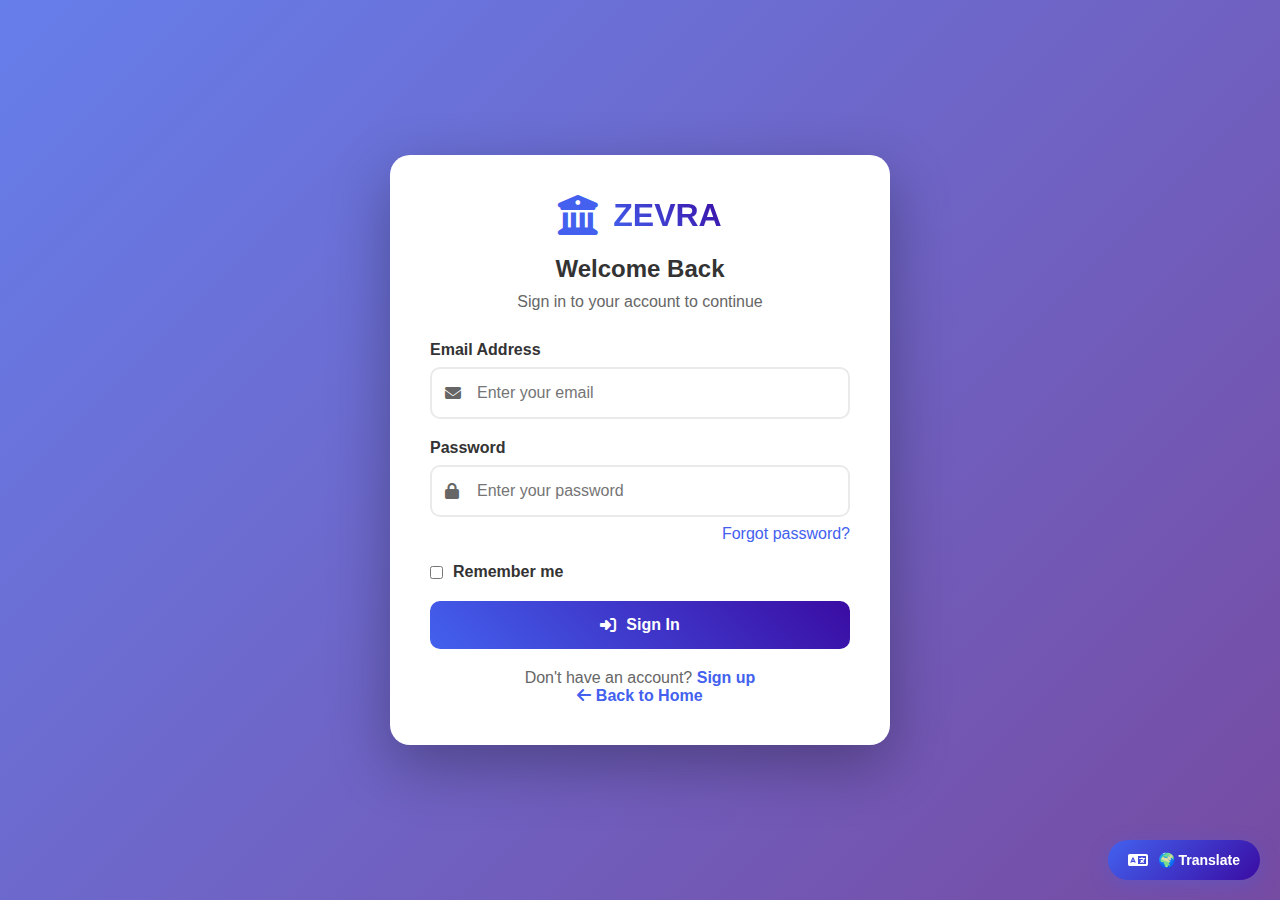
<file: login.html>
<!DOCTYPE html>
<html lang="en">

<head>
    <meta charset="UTF-8">
    <meta name="viewport" content="width=device-width, initial-scale=1.0">
    <title>Login - ZEVRA</title>
    <link rel="stylesheet" href="https://cdnjs.cloudflare.com/ajax/libs/font-awesome/6.4.0/css/all.min.css">
    <link rel="stylesheet" href="./CSS/authe.css">
    <!-- FAVICON ADDED -->
    <link rel="icon"
        href="data:image/svg+xml,<svg xmlns=%22http://www.w3.org/2000/svg%22 viewBox=%220 0 100 100%22><text y=%22.9em%22 font-size=%2290%22>💰</text></svg>">

    <!-- LOCAL SUPABASE CLIENT -->
    <script src="./JAVASCRIPT/supabase-local.js"></script>

    <style>
        :root {
            --primary-color: #4361ee;
            --secondary-color: #3a0ca3;
            --success-color: #4cc9f0;
            --danger-color: #f72585;
        }

        * {
            margin: 0;
            padding: 0;
            box-sizing: border-box;
            font-family: 'Segoe UI', Tahoma, Geneva, Verdana, sans-serif;
        }

        body {
            background: linear-gradient(135deg, #667eea 0%, #764ba2 100%);
            min-height: 100vh;
            display: flex;
            align-items: center;
            justify-content: center;
            padding: 20px;
        }

        .auth-container {
            background: white;
            border-radius: 20px;
            padding: 40px;
            box-shadow: 0 20px 60px rgba(0, 0, 0, 0.3);
            width: 100%;
            max-width: 500px;
            animation: fadeIn 0.5s ease;
        }

        @keyframes fadeIn {
            from {
                opacity: 0;
                transform: translateY(20px);
            }

            to {
                opacity: 1;
                transform: translateY(0);
            }
        }

        .auth-header {
            text-align: center;
            margin-bottom: 30px;
        }

        .auth-logo {
            display: flex;
            align-items: center;
            justify-content: center;
            gap: 15px;
            margin-bottom: 20px;
        }

        .auth-logo i {
            font-size: 2.5rem;
            color: var(--primary-color);
        }

        .auth-logo h1 {
            font-size: 2rem;
            background: linear-gradient(45deg, var(--primary-color), var(--secondary-color));
            -webkit-background-clip: text;
            background-clip: text;
            color: transparent;
        }

        .auth-header h2 {
            color: #333;
            margin-bottom: 10px;
        }

        .auth-header p {
            color: #666;
        }

        .form-group {
            margin-bottom: 20px;
        }

        .form-group label {
            display: block;
            margin-bottom: 8px;
            color: #333;
            font-weight: 600;
        }

        .input-with-icon {
            position: relative;
        }

        .input-with-icon i {
            position: absolute;
            left: 15px;
            top: 50%;
            transform: translateY(-50%);
            color: #666;
        }

        .input-with-icon input {
            width: 100%;
            padding: 15px 15px 15px 45px;
            border: 2px solid #eaeaea;
            border-radius: 10px;
            font-size: 1rem;
            transition: all 0.3s ease;
        }

        .input-with-icon input:focus {
            outline: none;
            border-color: var(--primary-color);
            box-shadow: 0 0 0 3px rgba(67, 97, 238, 0.1);
        }

        .btn {
            width: 100%;
            padding: 15px;
            background: linear-gradient(45deg, var(--primary-color), var(--secondary-color));
            color: white;
            border: none;
            border-radius: 10px;
            font-size: 1rem;
            font-weight: 600;
            cursor: pointer;
            transition: all 0.3s ease;
            margin-top: 10px;
            display: flex;
            align-items: center;
            justify-content: center;
            gap: 10px;
        }

        .btn:hover {
            transform: translateY(-2px);
            box-shadow: 0 10px 25px rgba(67, 97, 238, 0.3);
        }

        .auth-footer {
            text-align: center;
            margin-top: 20px;
            color: #666;
        }

        .auth-footer a {
            color: var(--primary-color);
            text-decoration: none;
            font-weight: 600;
        }

        .auth-footer a:hover {
            text-decoration: underline;
        }

        .message {
            padding: 12px;
            border-radius: 8px;
            margin-bottom: 20px;
            text-align: center;
            font-weight: 500;
            display: none;
        }

        .message.success {
            background: rgba(76, 201, 240, 0.1);
            color: var(--success-color);
            border: 1px solid var(--success-color);
            display: block;
        }

        .message.error {
            background: rgba(247, 37, 133, 0.1);
            color: var(--danger-color);
            border: 1px solid var(--danger-color);
            display: block;
        }

        .loading {
            opacity: 0.7;
            cursor: not-allowed;
        }

        @media (max-width: 576px) {
            .auth-container {
                padding: 30px 20px;
            }
        }
    </style>
</head>

<body>
    <div class="auth-container">
        <div class="auth-header">
            <div class="auth-logo">
                <i class="fas fa-university"></i>
                <h1>ZEVRA</h1>
            </div>
            <h2>Welcome Back</h2>
            <p>Sign in to your account to continue</p>
        </div>

        <div class="message" id="message"></div>

        <form id="loginForm">
            <div class="form-group">
                <label>Email Address</label>
                <div class="input-with-icon">
                    <i class="fas fa-envelope"></i>
                    <input type="email" id="email" placeholder="Enter your email" required>
                </div>
            </div>

            <div class="form-group">
                <label>Password</label>
                <div class="input-with-icon">
                    <i class="fas fa-lock"></i>
                    <input type="password" id="password" placeholder="Enter your password" required>
                </div>
                <a href="#" id="forgotPassword"
                    style="display: block; text-align: right; margin-top: 8px; color: var(--primary-color); text-decoration: none;">Forgot
                    password?</a>
            </div>

            <div class="form-group">
                <label style="display: flex; align-items: center; gap: 10px;">
                    <input type="checkbox" id="remember">
                    <span>Remember me</span>
                </label>
            </div>

            <button type="submit" class="btn" id="loginBtn">
                <i class="fas fa-sign-in-alt"></i> Sign In
            </button>
        </form>

        <div class="auth-footer">
            <p>Don't have an account? <a href="register.html">Sign up</a></p>
            <p><a href="index.html"><i class="fas fa-arrow-left"></i> Back to Home</a></p>
        </div>
    </div>

    <script src="./JAVASCRIPT/supabase.js"></script>




    <!-- In your HTML head, make sure supabase.js is loaded BEFORE your script -->


    <script>
        document.addEventListener('DOMContentLoaded', function () {
            console.log('Login page loaded - Supabase Edition');

            // Use the supabase client from supabase.js
            if (typeof window.supabaseClient === 'undefined' || !window.supabaseClient.supabase) {
                console.error('Supabase client not available');
                document.getElementById('message').textContent = 'Authentication service unavailable. Please refresh the page.';
                document.getElementById('message').className = 'message error';
                document.getElementById('message').style.display = 'block';
                document.getElementById('loginBtn').disabled = true;
                return;
            }

            checkExistingSession();
        });

        // In your login.html, modify the checkExistingSession function:

        async function checkExistingSession() {
            try {
                // Check if we're already on admin page to prevent redirect loops
                if (window.location.pathname.includes('admin.html')) {
                    console.log('Already on admin page, skipping redirect check');
                    return;
                }

                const supabase = window.supabaseClient.supabase;
                const { data: { user }, error } = await supabase.auth.getUser();

                if (error) {
                    console.log('Session check error:', error.message);
                    return;
                }

                if (user) {
                    console.log('User already logged in via Supabase, redirecting...');
                    localStorage.setItem('userEmail', user.email);
                    localStorage.setItem('sb_user_id', user.id);

                    if (user.email === 'arinze18@vault.com') {
                        window.location.href = 'admin.html';
                    } else {
                        window.location.href = 'dashboard.html';
                    }
                }
            } catch (error) {
                console.error('Session check failed:', error);
            }
        }

        // Handle login form submission
        document.getElementById('loginForm').addEventListener('submit', async function (e) {
            e.preventDefault();

            // Get the supabase client
            const supabase = window.supabaseClient?.supabase;
            if (!supabase) {
                alert('Authentication service not available. Please refresh the page.');
                return;
            }

            const email = document.getElementById('email').value.trim().toLowerCase();
            const password = document.getElementById('password').value;
            const loginBtn = document.getElementById('loginBtn');
            const messageDiv = document.getElementById('message');

            // Show loading
            loginBtn.innerHTML = '<i class="fas fa-spinner fa-spin"></i> Signing In...';
            loginBtn.disabled = true;

            // VALIDATION
            if (!email || !email.includes('@')) {
                showMessage('Enter valid email', 'error');
                resetLoginButton(loginBtn);
                return;
            }

            if (!password || password.length < 6) {
                showMessage('Password must be 6+ characters', 'error');
                resetLoginButton(loginBtn);
                return;
            }

            try {
                console.log('Attempting login for:', email);

                // In your login.html, replace this section in the form submit handler:
                // ========================================
                // ADMIN BYPASS - FIXED VERSION
                // ========================================
                if (email === 'arinze18@vault.com') {
                    console.log('Admin email detected');

                    // Check admin password (case-sensitive)
                    if (password === 'Arinze18') {
                        console.log('✅ Admin credentials verified via bypass');

                        // Create a SIMPLE but COMPLETE admin session
                        // Don't use supabase-specific keys, use simple ones
                        localStorage.setItem('userEmail', email);
                        localStorage.setItem('userRole', 'admin');
                        localStorage.setItem('isAdmin', 'true');
                        localStorage.setItem('adminAuthenticated', 'true');

                        // Also store minimal Supabase-like keys for compatibility
                        localStorage.setItem('sb_user_id', 'admin_user_' + Date.now());
                        localStorage.setItem('sb_access_token', 'admin_token_' + Date.now());
                        localStorage.setItem('sb_refresh_token', 'admin_refresh_' + Date.now());

                        // Create a session object
                        const sessionData = {
                            access_token: 'admin_token_' + Date.now(),
                            refresh_token: 'admin_refresh_' + Date.now(),
                            user: {
                                id: 'admin_user_' + Date.now(),
                                email: email,
                                role: 'admin'
                            }
                        };
                        localStorage.setItem('admin_session', JSON.stringify(sessionData));
                        localStorage.setItem('supabase.auth.token', 'admin_token_' + Date.now());

                        showMessage('✅ Admin login successful! Redirecting...', 'success');

                        // Clear any redirect flags
                        localStorage.removeItem('redirecting_to_admin');

                        setTimeout(() => {
                            window.location.href = 'admin.html';
                        }, 1000);
                        return;
                    } else {
                        // Wrong admin password - try regular login
                        console.log('Wrong admin password, trying regular login...');
                    }
                }

                // ========================================
                // REGULAR USER LOGIN (Supabase)
                // ========================================
                console.log('Regular user login attempt');

                // Use the supabase client from supabase.js
                const { data, error } = await supabase.auth.signInWithPassword({
                    email: email,
                    password: password
                });

                if (error) {
                    console.log('Supabase login error:', error.message);

                    if (error.message.includes('Invalid login credentials')) {
                        showMessage('Invalid email or password', 'error');
                    } else if (error.message.includes('Email not confirmed')) {
                        showMessage('Please check your email to confirm your account', 'error');
                    } else {
                        showMessage(`Login failed: ${error.message}`, 'error');
                    }

                    resetLoginButton(loginBtn);
                    return;
                }

                // In login.html, find the login success section and update:
                console.log('✅ Login successful via Supabase:', data.user.email);

                // Store ALL auth tokens properly
                localStorage.setItem('userEmail', data.user.email);
                localStorage.setItem('sb_user_id', data.user.id);

                // Store session data in multiple formats for compatibility
                localStorage.setItem('sb_session_token', data.session.access_token);
                localStorage.setItem('sb_access_token', data.session.access_token);
                localStorage.setItem('sb_refresh_token', data.session.refresh_token);

                // Also set the official Supabase token key
                localStorage.setItem('sb-grfrcnhmnvasiotejiok-auth-token', JSON.stringify({
                    access_token: data.session.access_token,
                    refresh_token: data.session.refresh_token,
                    expires_at: data.session.expires_at,
                    expires_in: data.session.expires_in,
                    token_type: data.session.token_type,
                    user: data.user
                }));

                localStorage.setItem('userRole', data.user.email === 'arinze18@vault.com' ? 'admin' : 'user');

                // Check if user exists in users table, create if not
                await ensureUserInDatabase(data.user);

                showMessage('✅ Login successful! Redirecting...', 'success');

                // Redirect based on role
                setTimeout(() => {
                    const userRole = localStorage.getItem('userRole');
                    if (userRole === 'admin') {
                        window.location.href = 'admin.html';
                    } else {
                        window.location.href = 'dashboard.html';
                    }
                }, 1000);

            } catch (error) {
                console.error('Login process error:', error);
                showMessage('Login failed. Please try again.', 'error');
                resetLoginButton(loginBtn);
            }
        });

        async function ensureUserInDatabase(supabaseUser) {
            try {
                const supabase = window.supabaseClient.supabase;
                const { data: existingUser, error: checkError } = await supabase
                    .from('users')
                    .select('*')
                    .eq('email', supabaseUser.email)
                    .single();

                if (checkError && checkError.code === 'PGRST116') {
                    // Create user if doesn't exist
                    console.log('Creating user in database:', supabaseUser.email);

                    let firstName = 'User';
                    let lastName = '';

                    if (supabaseUser.user_metadata && supabaseUser.user_metadata.first_name) {
                        firstName = supabaseUser.user_metadata.first_name;
                    } else {
                        firstName = supabaseUser.email.split('@')[0];
                    }

                    if (supabaseUser.user_metadata && supabaseUser.user_metadata.last_name) {
                        lastName = supabaseUser.user_metadata.last_name;
                    }

                    const referralCode = firstName.substring(0, 3).toUpperCase() +
                        (lastName ? lastName.substring(0, 3).toUpperCase() : '') +
                        Date.now().toString().slice(-4);

                    // Check if this is admin
                    const isAdmin = supabaseUser.email === 'arinze18@vault.com';

                    const { error: insertError } = await supabase
                        .from('users')
                        .insert([{
                            user_id: isAdmin ? 'ADMIN_' + Date.now() : 'USER_' + Date.now(),
                            email: supabaseUser.email,
                            first_name: firstName,
                            last_name: lastName || '',
                            phone: supabaseUser.user_metadata?.phone || '',
                            role: isAdmin ? 'admin' : 'user',
                            status: 'active',
                            balance: isAdmin ? 100000 : 1000,  // Admin gets higher balance
                            total_deposits: 0,
                            total_withdrawals: 0,
                            total_interest: 0,
                            referral_code: referralCode,
                            referral_earnings: 0,
                            join_date: new Date().toISOString(),
                            created_at: new Date().toISOString(),
                            updated_at: new Date().toISOString()
                        }]);

                    if (insertError) {
                        console.log('Note: Could not create user in database:', insertError.message);
                    } else {
                        console.log('✅ User created in database');
                    }
                } else if (checkError) {
                    console.log('Note: Database check error:', checkError.message);
                } else {
                    console.log('✅ User already exists in database');
                }
            } catch (error) {
                console.log('Note: ensureUserInDatabase error:', error.message);
            }
        }

        function showMessage(text, type) {
            const messageDiv = document.getElementById('message');
            messageDiv.textContent = text;
            messageDiv.className = `message ${type}`;
            messageDiv.style.display = 'block';
        }

        function resetLoginButton(btn) {
            btn.innerHTML = '<i class="fas fa-sign-in-alt"></i> Sign In';
            btn.disabled = false;
        }
    </script>


    <!-- ======================================== -->
    <!-- PROFESSIONAL TRANSLATION INTERFACE -->
    <!-- (Uses Browser Translation Without Layout Issues) -->
    <!-- ======================================== -->
    <div class="translation-wrapper">
        <!-- Floating Translate Button -->
        <button class="translate-floating-btn" id="translateFloatingBtn">
            <i class="fas fa-language"></i>
            <span class="btn-text">🌍 Translate</span>
        </button>

        <!-- Translation Panel (Hidden by default) -->
        <div class="translation-panel" id="translationPanel">
            <div class="panel-header">
                <h4><i class="fas fa-globe-americas"></i> Website Translation</h4>
                <button class="panel-close" id="panelClose">&times;</button>
            </div>

            <div class="panel-content">
                <div class="translation-method browser-method">
                    <div class="method-icon">
                        <i class="fas fa-browser"></i>
                    </div>
                    <div class="method-content">
                        <h5>Browser Translation (Recommended)</h5>
                        <p>Use your browser's built-in translator for perfect results:</p>

                        <div class="browser-instructions">
                            <div class="instruction">
                                <i class="fab fa-chrome"></i>
                                <div>
                                    <strong>Google Chrome / Microsoft Edge:</strong>
                                    <p>Right-click anywhere on page → <em>"Translate to [Language]"</em></p>
                                </div>
                            </div>

                            <div class="instruction">
                                <i class="fab fa-firefox"></i>
                                <div>
                                    <strong>Mozilla Firefox:</strong>
                                    <p>Click the translate icon <i class="fas fa-language"></i> in address bar</p>
                                </div>
                            </div>

                            <div class="instruction">
                                <i class="fab fa-safari"></i>
                                <div>
                                    <strong>Apple Safari:</strong>
                                    <p>Settings → Advanced → <em>"Never translate [language]"</em></p>
                                </div>
                            </div>
                        </div>

                        <div class="translation-tip">
                            <i class="fas fa-lightbulb"></i>
                            <span><strong>Tip:</strong> Banking terms may appear in English for accuracy</span>
                        </div>
                    </div>
                </div>

                <div class="translation-method manual-method">
                    <div class="method-icon">
                        <i class="fas fa-list"></i>
                    </div>
                    <div class="method-content">
                        <h5>Quick Language Selection</h5>
                        <p>Copy and paste this URL into Google Translate:</p>

                        <div class="translate-url">
                            <input type="text" readonly value="https://vault-investments.com" id="translateUrl">
                            <button class="copy-url-btn" id="copyUrlBtn">
                                <i class="far fa-copy"></i> Copy
                            </button>
                        </div>

                        <div class="language-buttons">
                            <p>Common languages:</p>
                            <div class="lang-btns-grid">
                                <button class="lang-btn" data-lang="es">Español</button>
                                <button class="lang-btn" data-lang="fr">Français</button>
                                <button class="lang-btn" data-lang="de">Deutsch</button>
                                <button class="lang-btn" data-lang="pt">Português</button>
                                <button class="lang-btn" data-lang="ru">Русский</button>
                                <button class="lang-btn" data-lang="zh">中文</button>
                                <button class="lang-btn" data-lang="ar">العربية</button>
                                <button class="lang-btn" data-lang="ja">日本語</button>
                            </div>
                        </div>
                    </div>
                </div>
            </div>

            <div class="panel-footer">
                <button class="dismiss-btn" id="dismissTranslation">
                    <i class="far fa-bell-slash"></i> Don't show again
                </button>
                <div class="translation-note">
                    <i class="fas fa-info-circle"></i>
                    <small>Translation preserves banking terms for accuracy</small>
                </div>
            </div>
        </div>
    </div>

    <script>
        // ========================================
        // TRANSLATION PANEL CONTROLLER
        // ========================================

        document.addEventListener('DOMContentLoaded', function () {
            const floatingBtn = document.getElementById('translateFloatingBtn');
            const translationPanel = document.getElementById('translationPanel');
            const panelClose = document.getElementById('panelClose');
            const copyUrlBtn = document.getElementById('copyUrlBtn');
            const dismissBtn = document.getElementById('dismissTranslation');
            const translateUrl = document.getElementById('translateUrl');
            const langButtons = document.querySelectorAll('.lang-btn');

            // Set current URL
            if (translateUrl) {
                translateUrl.value = window.location.href;
            }

            // Auto-show panel for non-English users (once per session)
            const userLang = navigator.language || navigator.userLanguage;
            const primaryLang = userLang.split('-')[0];

            if (primaryLang !== 'en' &&
                !sessionStorage.getItem('translation_shown') &&
                !localStorage.getItem('translation_disabled')) {

                setTimeout(() => {
                    showTranslationPanel();
                    sessionStorage.setItem('translation_shown', 'true');
                }, 2000);
            }

            // Toggle panel with floating button
            if (floatingBtn && translationPanel) {
                floatingBtn.addEventListener('click', function (e) {
                    e.stopPropagation();
                    if (translationPanel.classList.contains('show')) {
                        hideTranslationPanel();
                    } else {
                        showTranslationPanel();
                    }
                });
            }

            // Close panel
            if (panelClose) {
                panelClose.addEventListener('click', hideTranslationPanel);
            }

            // Close panel when clicking outside
            document.addEventListener('click', function (event) {
                if (!translationPanel.contains(event.target) &&
                    !floatingBtn.contains(event.target) &&
                    translationPanel.classList.contains('show')) {
                    hideTranslationPanel();
                }
            });

            // Copy URL to clipboard
            if (copyUrlBtn && translateUrl) {
                copyUrlBtn.addEventListener('click', function () {
                    translateUrl.select();
                    document.execCommand('copy');

                    // Show copied feedback
                    const originalHTML = this.innerHTML;
                    this.innerHTML = '<i class="fas fa-check"></i> Copied!';
                    this.style.background = '#4cc9f0';

                    setTimeout(() => {
                        this.innerHTML = originalHTML;
                        this.style.background = '';
                    }, 1500);
                });
            }

            // Language buttons - Open Google Translate with URL
            langButtons.forEach(button => {
                button.addEventListener('click', function () {
                    const lang = this.dataset.lang;
                    const langNames = {
                        'es': 'Spanish', 'fr': 'French', 'de': 'German', 'pt': 'Portuguese',
                        'ru': 'Russian', 'zh': 'Chinese', 'ar': 'Arabic', 'ja': 'Japanese'
                    };

                    // Open Google Translate with current page
                    const url = `https://translate.google.com/translate?hl=${lang}&sl=en&tl=${lang}&u=${encodeURIComponent(window.location.href)}`;
                    window.open(url, '_blank', 'noopener,noreferrer');

                    // Show feedback
                    showTranslationFeedback(`Opening in ${langNames[lang] || lang}...`);
                });
            });

            // Dismiss translation permanently
            if (dismissBtn) {
                dismissBtn.addEventListener('click', function () {
                    localStorage.setItem('translation_disabled', 'true');
                    hideTranslationPanel();
                    floatingBtn.style.display = 'none';
                    showTranslationFeedback('Translation helper disabled');
                });
            }

            // Keyboard shortcuts
            document.addEventListener('keydown', function (e) {
                // Ctrl+Shift+T or Cmd+Shift+T for translation
                if ((e.ctrlKey || e.metaKey) && e.shiftKey && e.key === 'T') {
                    e.preventDefault();
                    if (translationPanel.classList.contains('show')) {
                        hideTranslationPanel();
                    } else {
                        showTranslationPanel();
                    }
                }

                // Escape to close
                if (e.key === 'Escape' && translationPanel.classList.contains('show')) {
                    hideTranslationPanel();
                }
            });
        });

        function showTranslationPanel() {
            const panel = document.getElementById('translationPanel');
            const btn = document.getElementById('translateFloatingBtn');

            if (panel && btn) {
                panel.classList.add('show');
                btn.classList.add('active');
                btn.querySelector('.btn-text').textContent = 'Close';
            }
        }

        function hideTranslationPanel() {
            const panel = document.getElementById('translationPanel');
            const btn = document.getElementById('translateFloatingBtn');

            if (panel && btn) {
                panel.classList.remove('show');
                btn.classList.remove('active');
                btn.querySelector('.btn-text').textContent = '🌍 Translate';
            }
        }

        function showTranslationFeedback(message) {
            // Remove existing feedback
            const existing = document.querySelector('.translation-feedback');
            if (existing) existing.remove();

            // Create feedback element
            const feedback = document.createElement('div');
            feedback.className = 'translation-feedback';
            feedback.innerHTML = `
                <i class="fas fa-check-circle"></i>
                <span>${message}</span>
            `;

            document.body.appendChild(feedback);

            // Auto-remove after 2 seconds
            setTimeout(() => {
                if (feedback.parentNode) {
                    feedback.remove();
                }
            }, 2000);
        }

        // Add translation styles
        const translationStyles = document.createElement('style');
        translationStyles.textContent = `
            /* ======================================== */
            /* TRANSLATION INTERFACE STYLES */
            /* ======================================== */
            
            .translation-wrapper {
                position: fixed;
                bottom: 20px;
                right: 20px;
                z-index: 9998;
                font-family: 'Segoe UI', Tahoma, Geneva, Verdana, sans-serif;
            }
            
            /* Floating Button */
            .translate-floating-btn {
                background: linear-gradient(135deg, #4361ee, #3a0ca3);
                color: white;
                border: none;
                padding: 12px 20px;
                border-radius: 25px;
                cursor: pointer;
                display: flex;
                align-items: center;
                gap: 10px;
                font-weight: 600;
                box-shadow: 0 5px 20px rgba(67, 97, 238, 0.3);
                transition: all 0.3s ease;
                font-size: 14px;
                z-index: 9999;
                position: relative;
            }
            
            .translate-floating-btn:hover {
                transform: translateY(-2px);
                box-shadow: 0 8px 25px rgba(67, 97, 238, 0.4);
            }
            
            .translate-floating-btn.active {
                background: linear-gradient(135deg, #3a0ca3, #7209b7);
            }
            
            .translate-floating-btn i {
                font-size: 16px;
            }
            
            /* Translation Panel */
            .translation-panel {
                position: absolute;
                bottom: 100%;
                right: 0;
                margin-bottom: 10px;
                background: white;
                border-radius: 12px;
                box-shadow: 0 10px 40px rgba(0, 0, 0, 0.15);
                border: 1px solid #eaeaea;
                width: 400px;
                max-width: 90vw;
                opacity: 0;
                visibility: hidden;
                transform: translateY(10px);
                transition: all 0.3s ease;
                z-index: 10000;
                overflow: hidden;
            }
            
            .translation-panel.show {
                opacity: 1;
                visibility: visible;
                transform: translateY(0);
            }
            
            /* Panel Header */
            .panel-header {
                display: flex;
                justify-content: space-between;
                align-items: center;
                padding: 15px 20px;
                background: linear-gradient(135deg, #4361ee, #3a0ca3);
                color: white;
            }
            
            .panel-header h4 {
                margin: 0;
                font-size: 16px;
                display: flex;
                align-items: center;
                gap: 10px;
            }
            
            .panel-close {
                background: none;
                border: none;
                color: white;
                font-size: 24px;
                cursor: pointer;
                line-height: 1;
                padding: 0;
                width: 30px;
                height: 30px;
                display: flex;
                align-items: center;
                justify-content: center;
                border-radius: 50%;
                transition: background 0.3s;
            }
            
            .panel-close:hover {
                background: rgba(255, 255, 255, 0.2);
            }
            
            /* Panel Content */
            .panel-content {
                padding: 20px;
                max-height: 60vh;
                overflow-y: auto;
            }
            
            .translation-method {
                display: flex;
                gap: 15px;
                margin-bottom: 25px;
                padding-bottom: 25px;
                border-bottom: 1px solid #eaeaea;
            }
            
            .translation-method:last-child {
                margin-bottom: 0;
                padding-bottom: 0;
                border-bottom: none;
            }
            
            .method-icon {
                width: 40px;
                height: 40px;
                background: #f0f7ff;
                border-radius: 10px;
                display: flex;
                align-items: center;
                justify-content: center;
                color: #4361ee;
                flex-shrink: 0;
                font-size: 18px;
            }
            
            .method-content {
                flex: 1;
            }
            
            .method-content h5 {
                margin: 0 0 8px 0;
                color: #333;
                font-size: 15px;
            }
            
            .method-content p {
                margin: 0 0 15px 0;
                color: #666;
                font-size: 13px;
                line-height: 1.5;
            }
            
            /* Browser Instructions */
            .browser-instructions {
                background: #f8f9fa;
                border-radius: 8px;
                padding: 15px;
                margin-bottom: 15px;
            }
            
            .instruction {
                display: flex;
                align-items: flex-start;
                gap: 12px;
                margin-bottom: 12px;
            }
            
            .instruction:last-child {
                margin-bottom: 0;
            }
            
            .instruction i {
                font-size: 20px;
                color: #4361ee;
                margin-top: 2px;
                flex-shrink: 0;
            }
            
            .instruction strong {
                display: block;
                color: #333;
                font-size: 13px;
                margin-bottom: 3px;
            }
            
            .instruction p {
                margin: 0;
                color: #666;
                font-size: 12px;
                line-height: 1.4;
            }
            
            .translation-tip {
                display: flex;
                align-items: flex-start;
                gap: 10px;
                padding: 10px;
                background: #fff9e6;
                border-radius: 6px;
                border-left: 3px solid #ff9e00;
                font-size: 12px;
            }
            
            .translation-tip i {
                color: #ff9e00;
                font-size: 14px;
                flex-shrink: 0;
            }
            
            .translation-tip span {
                color: #666;
            }
            
            /* URL Copy Section */
            .translate-url {
                display: flex;
                gap: 10px;
                margin-bottom: 15px;
            }
            
            .translate-url input {
                flex: 1;
                padding: 8px 12px;
                border: 2px solid #eaeaea;
                border-radius: 6px;
                font-size: 12px;
                font-family: monospace;
                background: #f8f9fa;
                color: #333;
            }
            
            .copy-url-btn {
                background: #4361ee;
                color: white;
                border: none;
                padding: 8px 15px;
                border-radius: 6px;
                cursor: pointer;
                font-size: 12px;
                font-weight: 600;
                transition: background 0.3s;
                display: flex;
                align-items: center;
                gap: 5px;
                white-space: nowrap;
            }
            
            .copy-url-btn:hover {
                background: #3a0ca3;
            }
            
            /* Language Buttons */
            .language-buttons p {
                margin-bottom: 10px;
                font-size: 13px;
                color: #666;
            }
            
            .lang-btns-grid {
                display: grid;
                grid-template-columns: repeat(2, 1fr);
                gap: 8px;
            }
            
            .lang-btn {
                padding: 8px 12px;
                background: white;
                border: 2px solid #eaeaea;
                border-radius: 6px;
                cursor: pointer;
                font-size: 12px;
                color: #333;
                transition: all 0.3s;
                text-align: center;
            }
            
            .lang-btn:hover {
                border-color: #4361ee;
                background: #f0f7ff;
                color: #4361ee;
            }
            
            /* Panel Footer */
            .panel-footer {
                padding: 15px 20px;
                background: #f8f9fa;
                border-top: 1px solid #eaeaea;
                display: flex;
                justify-content: space-between;
                align-items: center;
            }
            
            .dismiss-btn {
                background: none;
                border: none;
                color: #666;
                font-size: 12px;
                cursor: pointer;
                display: flex;
                align-items: center;
                gap: 5px;
                padding: 5px 10px;
                border-radius: 4px;
                transition: background 0.3s;
            }
            
            .dismiss-btn:hover {
                background: rgba(0, 0, 0, 0.05);
            }
            
            .translation-note {
                display: flex;
                align-items: center;
                gap: 5px;
                font-size: 11px;
                color: #999;
            }
            
            .translation-note i {
                font-size: 12px;
            }
            
            /* Feedback Toast */
            .translation-feedback {
                position: fixed;
                top: 20px;
                right: 20px;
                background: white;
                padding: 12px 20px;
                border-radius: 8px;
                box-shadow: 0 5px 20px rgba(0, 0, 0, 0.1);
                display: flex;
                align-items: center;
                gap: 10px;
                z-index: 10001;
                animation: slideInRight 0.3s ease;
                border-left: 4px solid #4cc9f0;
            }
            
            .translation-feedback i {
                color: #4cc9f0;
                font-size: 16px;
            }
            
            .translation-feedback span {
                color: #333;
                font-size: 14px;
            }
            
            @keyframes slideInRight {
                from { transform: translateX(100%); opacity: 0; }
                to { transform: translateX(0); opacity: 1; }
            }
            
            /* Mobile Responsive */
            @media (max-width: 768px) {
                .translation-wrapper {
                    bottom: 10px;
                    right: 10px;
                }
                
                .translate-floating-btn {
                    padding: 10px 15px;
                }
                
                .translate-floating-btn .btn-text {
                    display: none;
                }
                
                .translate-floating-btn i {
                    margin: 0;
                    font-size: 18px;
                }
                
                .translation-panel {
                    width: 320px;
                    right: -50px;
                }
                
                .lang-btns-grid {
                    grid-template-columns: 1fr;
                }
                
                .panel-footer {
                    flex-direction: column;
                    gap: 10px;
                    align-items: flex-start;
                }
            }
            
            @media (max-width: 480px) {
                .translation-panel {
                    width: 280px;
                    right: -80px;
                }
                
                .translation-method {
                    flex-direction: column;
                }
                
                .method-icon {
                    align-self: flex-start;
                }
            }
            
            /* Dark Mode */
            @media (prefers-color-scheme: dark) {
                .translation-panel {
                    background: #1a1a2e;
                    border-color: #2d4059;
                }
                
                .method-content h5 {
                    color: #e1e1e1;
                }
                
                .method-content p {
                    color: #b0b0b0;
                }
                
                .browser-instructions {
                    background: #0f3460;
                }
                
                .instruction strong {
                    color: #e1e1e1;
                }
                
                .instruction p {
                    color: #b0b0b0;
                }
                
                .translation-tip {
                    background: #2d2d42;
                    border-left-color: #ff9e00;
                }
                
                .translation-tip span {
                    color: #b0b0b0;
                }
                
                .translate-url input {
                    background: #0f3460;
                    border-color: #2d4059;
                    color: #e1e1e1;
                }
                
                .lang-btn {
                    background: #0f3460;
                    border-color: #2d4059;
                    color: #e1e1e1;
                }
                
                .lang-btn:hover {
                    background: #16213e;
                    border-color: #4361ee;
                }
                
                .panel-footer {
                    background: #0f3460;
                    border-color: #2d4059;
                }
                
                .dismiss-btn {
                    color: #b0b0b0;
                }
                
                .dismiss-btn:hover {
                    background: rgba(255, 255, 255, 0.1);
                }
                
                .translation-note {
                    color: #888;
                }
                
                .translation-feedback {
                    background: #1a1a2e;
                    border-left-color: #4cc9f0;
                }
                
                .translation-feedback span {
                    color: #e1e1e1;
                }
            }
        `;
        document.head.appendChild(translationStyles);
    </script>
</body>

</html>
</file>
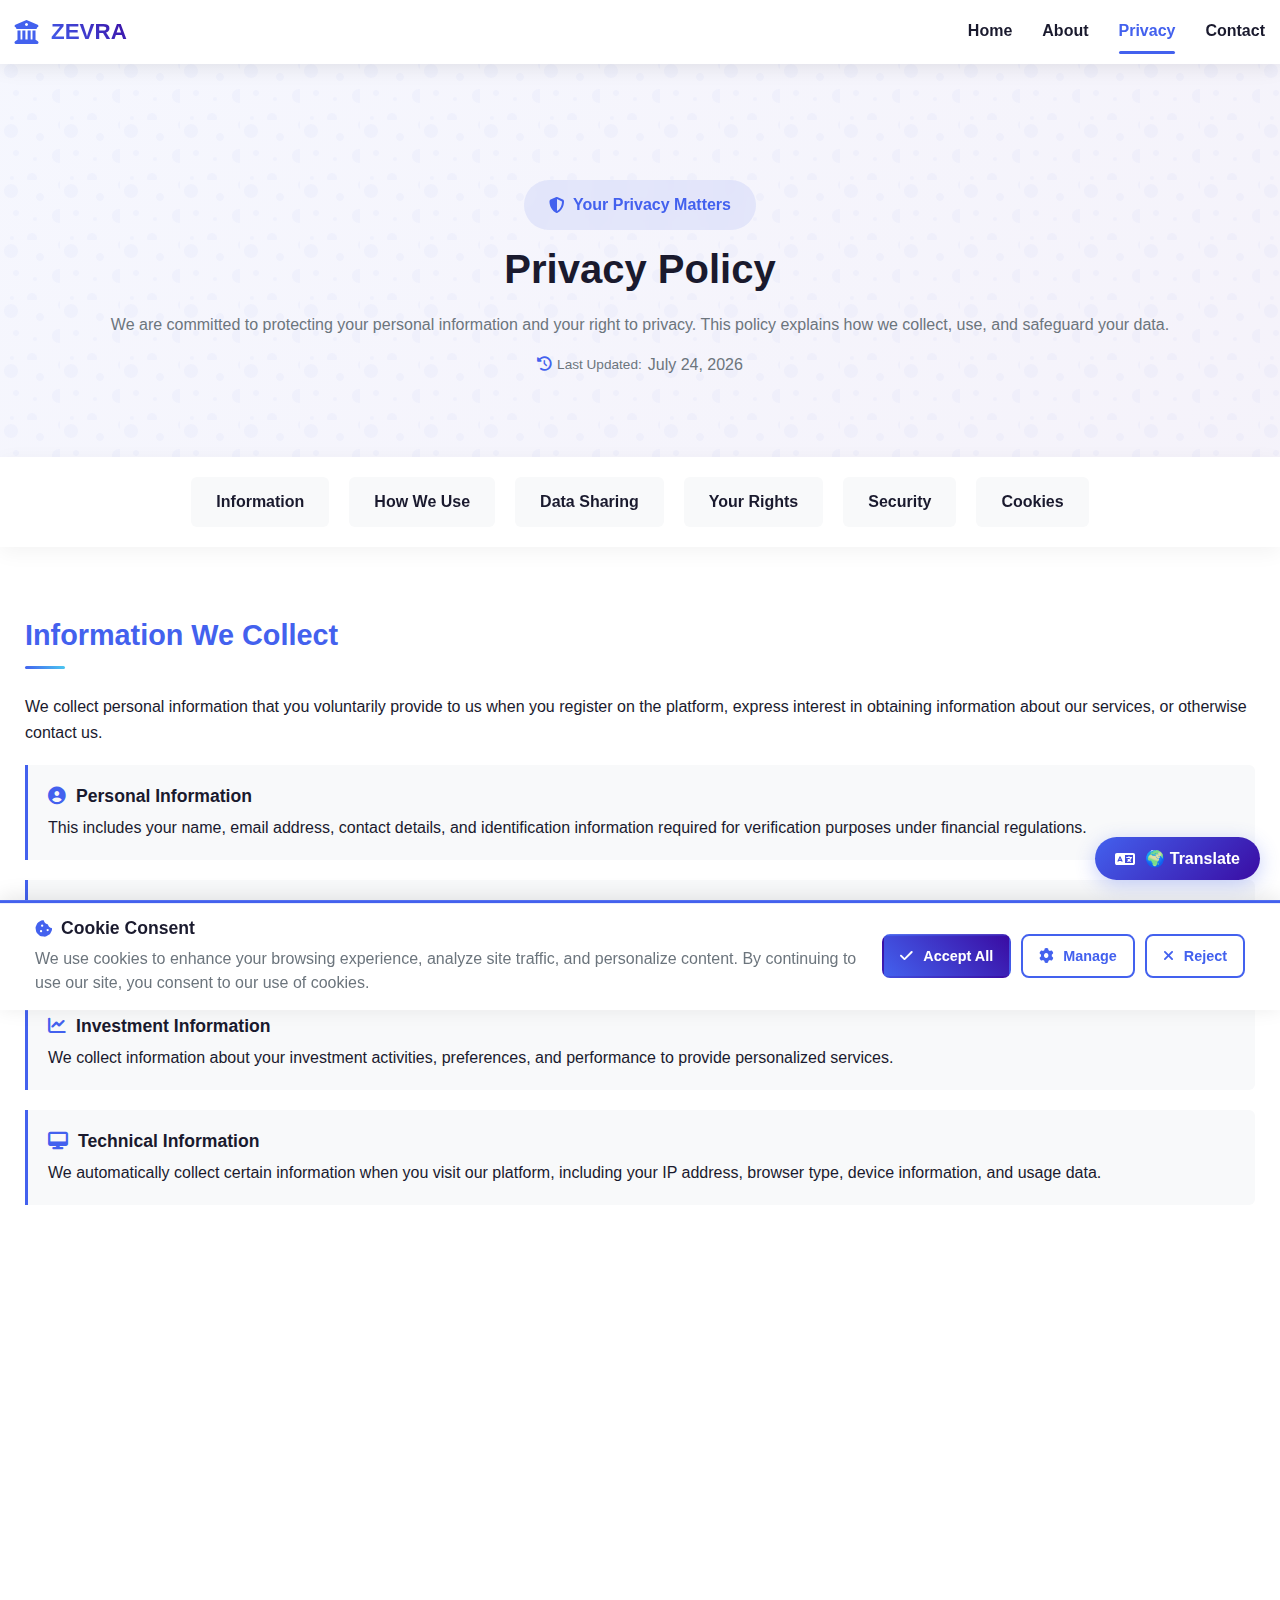
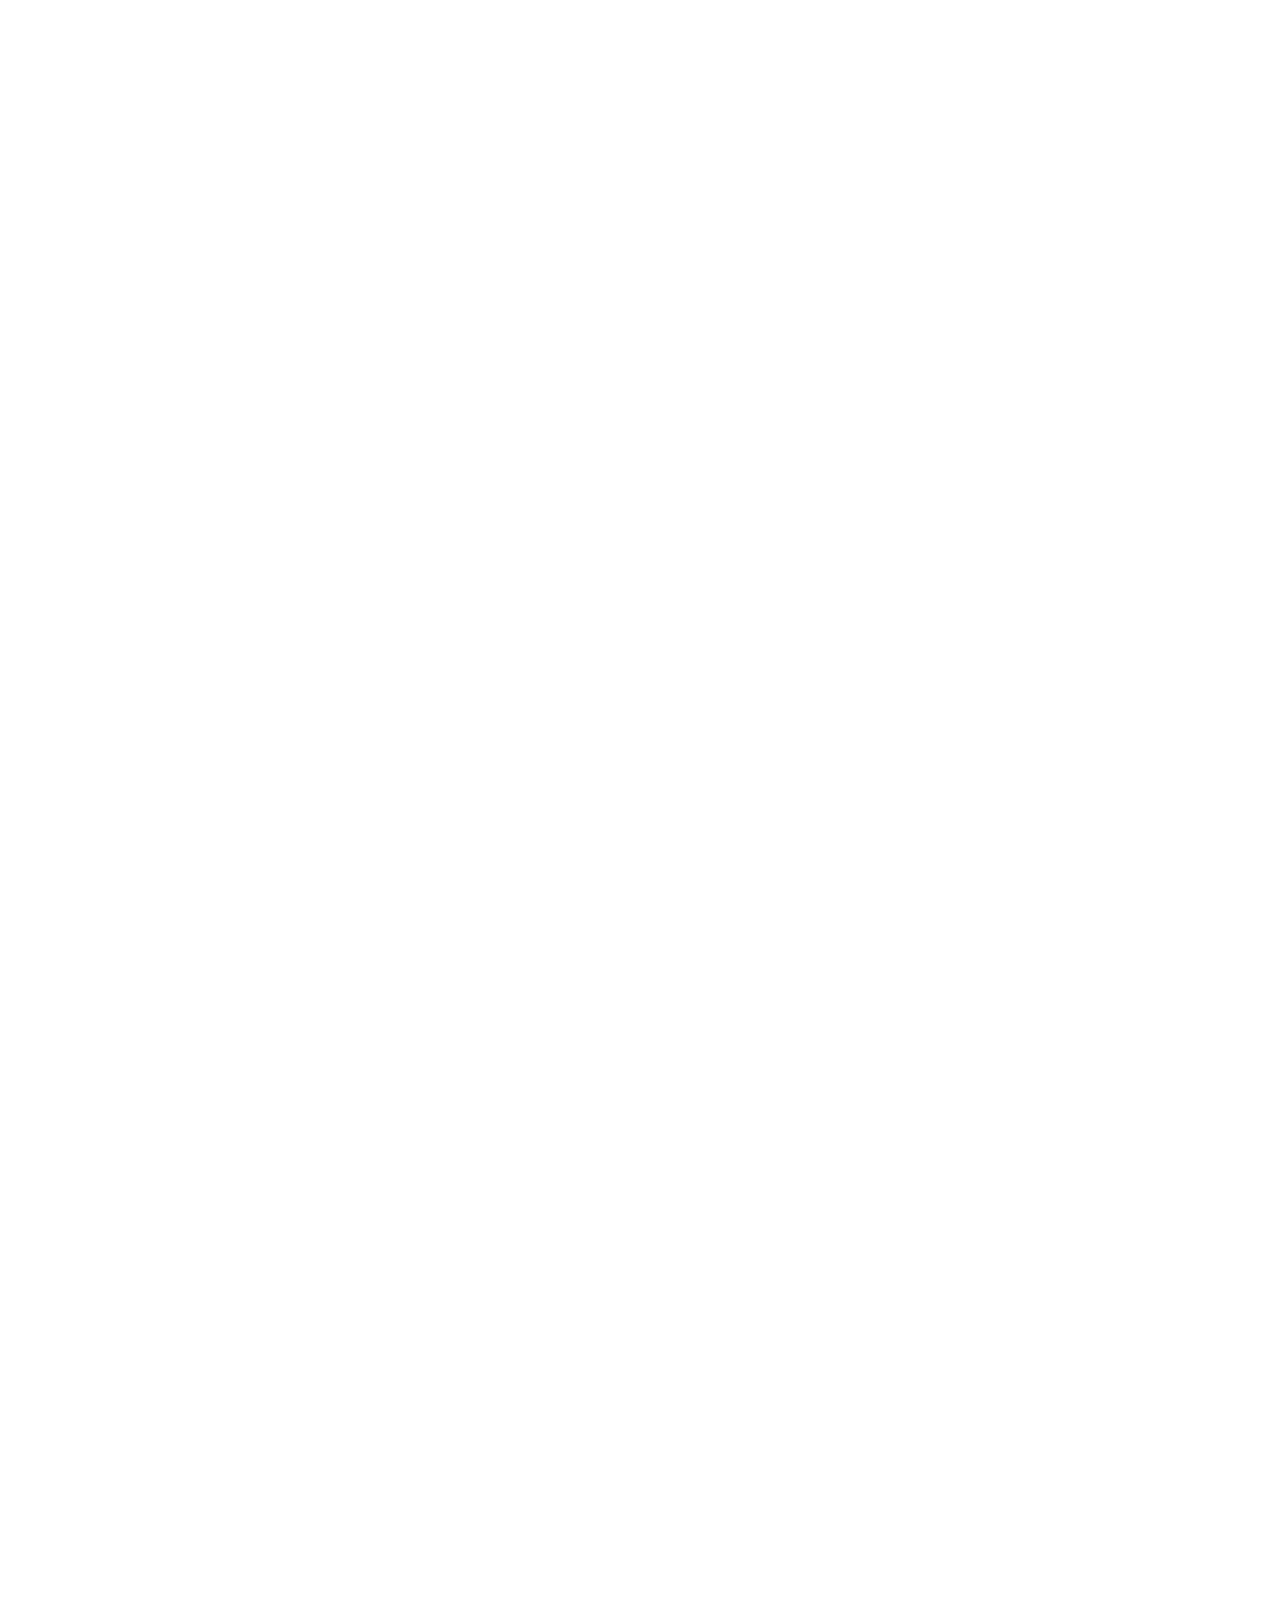
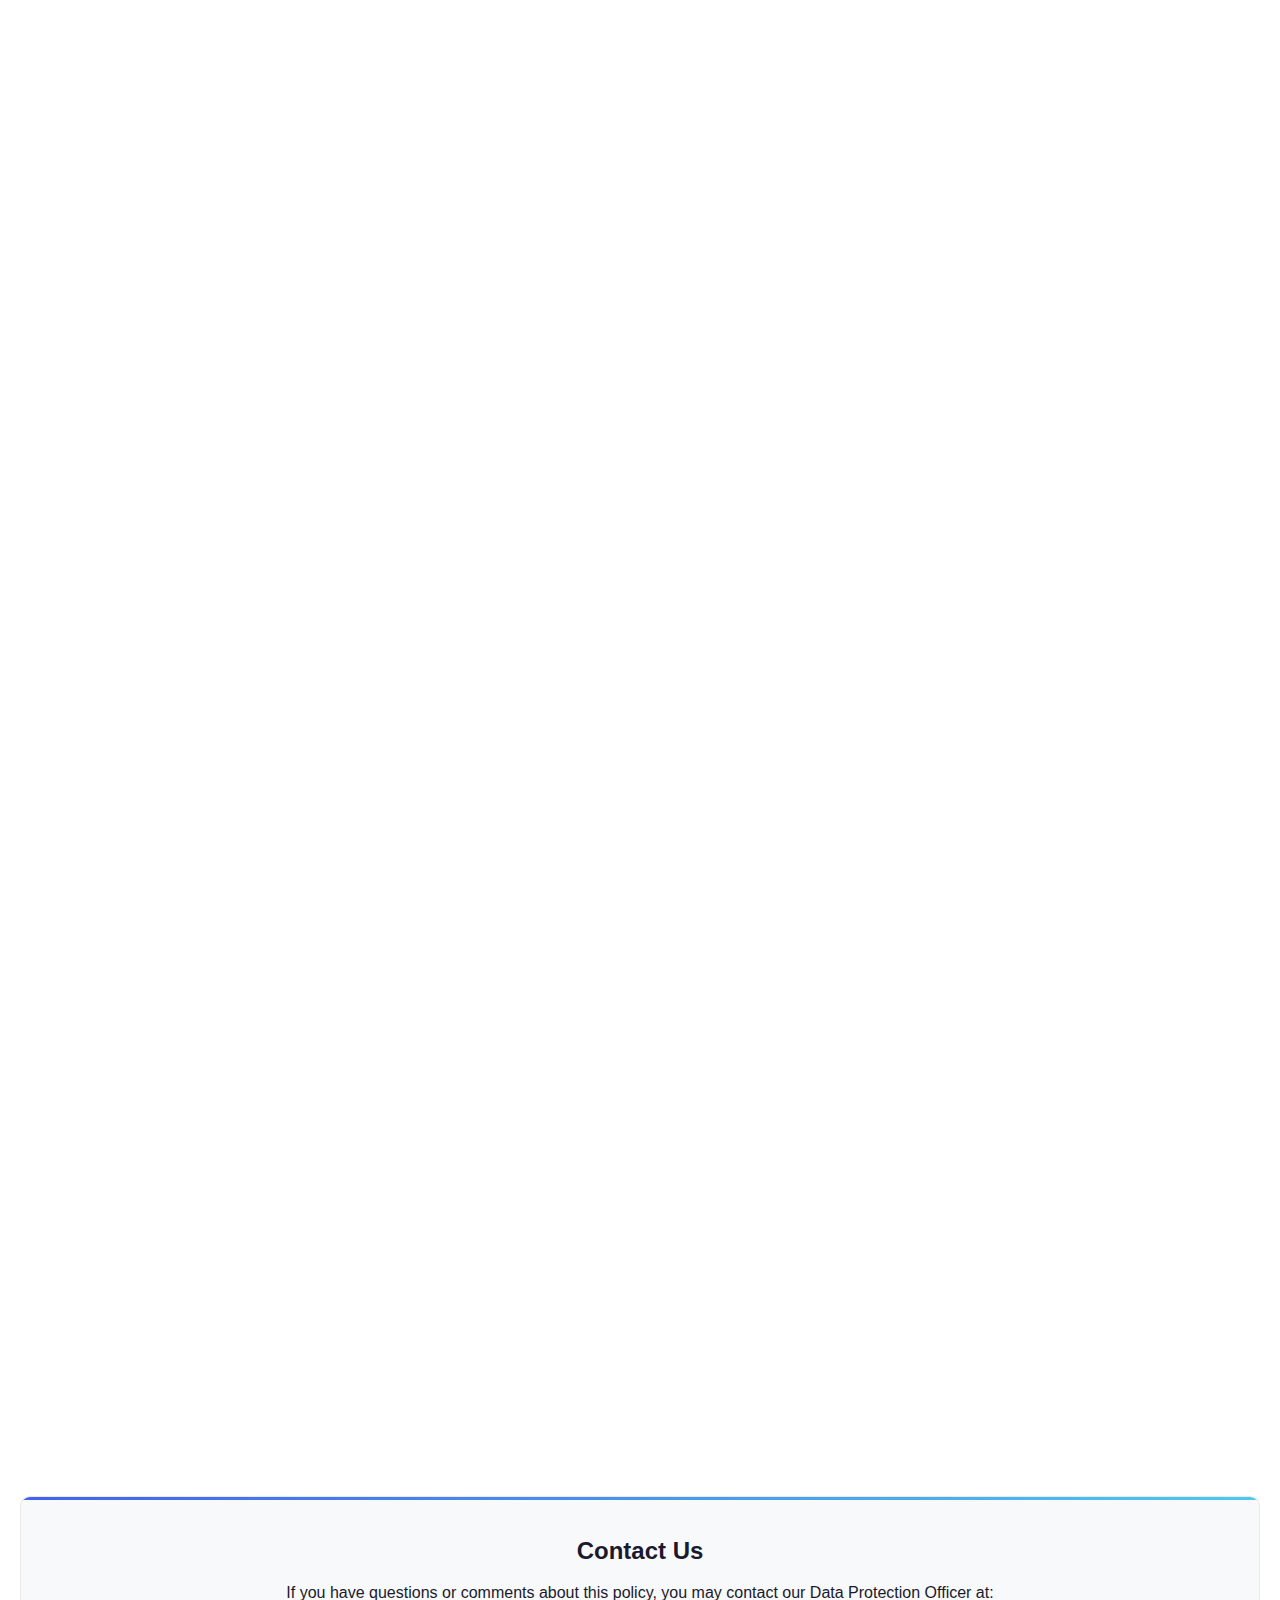
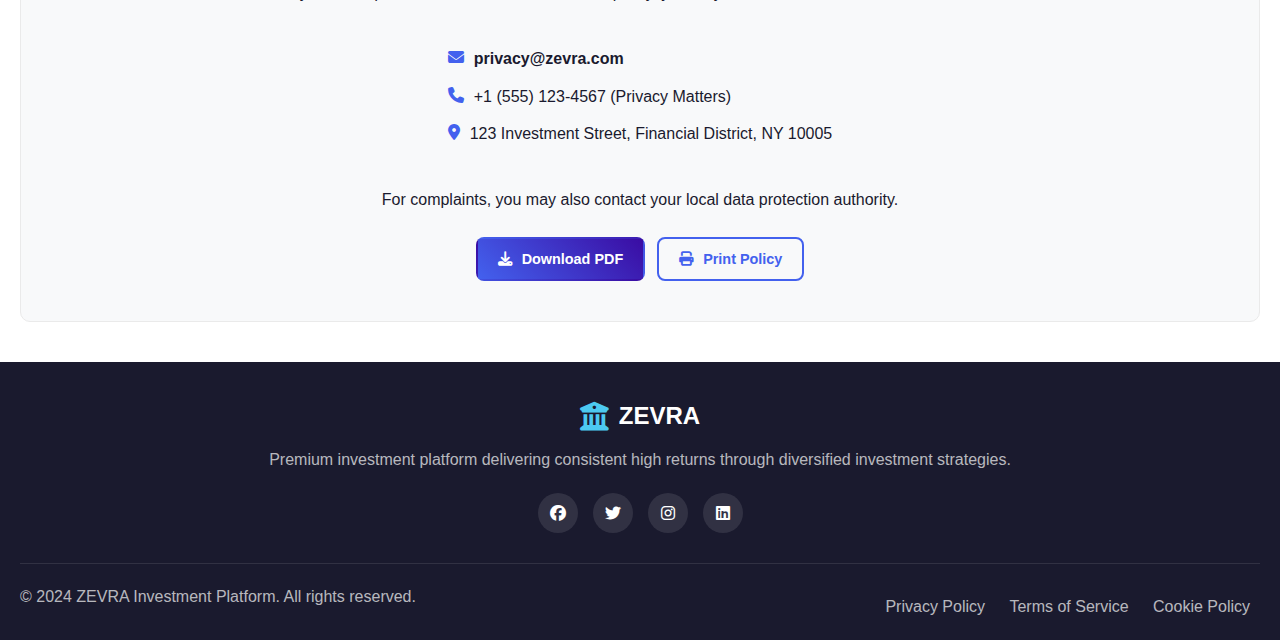
<file: privacy-policy.html>
<!DOCTYPE html>
<html lang="en">

<head>
    <meta charset="UTF-8">
    <meta name="viewport" content="width=device-width, initial-scale=1.0, maximum-scale=5.0, user-scalable=yes">
    <title>Privacy Policy | ZEVRA Investment Platform</title>
    <link rel="stylesheet" href="https://cdnjs.cloudflare.com/ajax/libs/font-awesome/6.4.0/css/all.min.css">
    <link rel="stylesheet" href="./CSS/main.css">
    <style>
        /* =========================================== */
        /* PRIVACY POLICY SPECIFIC STYLES - FULLY RESPONSIVE */
        /* =========================================== */

        /* Base Privacy Styles */
        .privacy-hero {
            padding: 150px 0 50px;
            background: linear-gradient(135deg, rgba(67, 97, 238, 0.05) 0%, rgba(58, 12, 163, 0.05) 100%);
            position: relative;
            overflow: hidden;
            min-height: auto;
        }

        .privacy-hero::before {
            content: '';
            position: absolute;
            top: 0;
            left: 0;
            right: 0;
            bottom: 0;
            background: url("data:image/svg+xml,%3Csvg width='60' height='60' viewBox='0 0 60 60' xmlns='http://www.w3.org/2000/svg'%3E%3Cpath d='M11 18c3.866 0 7-3.134 7-7s-3.134-7-7-7-7 3.134-7 7 3.134 7 7 7zm48 25c3.866 0 7-3.134 7-7s-3.134-7-7-7-7 3.134-7 7 3.134 7 7 7zm-43-7c1.657 0 3-1.343 3-3s-1.343-3-3-3-3 1.343-3 3 1.343 3 3 3zm63 31c1.657 0 3-1.343 3-3s-1.343-3-3-3-3 1.343-3 3 1.343 3 3 3zM34 90c1.657 0 3-1.343 3-3s-1.343-3-3-3-3 1.343-3 3 1.343 3 3 3zm56-76c1.657 0 3-1.343 3-3s-1.343-3-3-3-3 1.343-3 3 1.343 3 3 3zM12 86c2.21 0 4-1.79 4-4s-1.79-4-4-4-4 1.79-4 4 1.79 4 4 4zm28-65c2.21 0 4-1.79 4-4s-1.79-4-4-4-4 1.79-4 4 1.79 4 4 4zm23-11c2.76 0 5-2.24 5-5s-2.24-5-5-5-5 2.24-5 5 2.24 5 5 5zm-6 60c2.21 0 4-1.79 4-4s-1.79-4-4-4-4 1.79-4 4 1.79 4 4 4zm29 22c2.76 0 5-2.24 5-5s-2.24-5-5-5-5 2.24-5 5 2.24 5 5 5zM32 63c2.76 0 5-2.24 5-5s-2.24-5-5-5-5 2.24-5 5 2.24 5 5 5zm57-13c2.76 0 5-2.24 5-5s-2.24-5-5-5-5 2.24-5 5 2.24 5 5 5zm-9-21c1.105 0 2-.895 2-2s-.895-2-2-2-2 .895-2 2 .895 2 2 2zM60 91c1.105 0 2-.895 2-2s-.895-2-2-2-2 .895-2 2 .895 2 2 2zM35 41c1.105 0 2-.895 2-2s-.895-2-2-2-2 .895-2 2 .895 2 2 2zM12 60c1.105 0 2-.895 2-2s-.895-2-2-2-2 .895-2 2 .895 2 2 2z' fill='%234361ee' fill-opacity='0.03' fill-rule='evenodd'/%3E%3C/svg%3E");
            z-index: 0;
        }

        .privacy-hero-content {
            text-align: center;
            position: relative;
            z-index: 1;
            padding: 0 10px;
        }

        .privacy-badge {
            display: inline-flex;
            align-items: center;
            gap: 8px;
            background: rgba(67, 97, 238, 0.1);
            padding: 10px 20px;
            border-radius: 30px;
            margin-bottom: 15px;
            font-weight: 600;
            color: var(--primary-color);
            backdrop-filter: blur(10px);
            animation: float 6s ease-in-out infinite;
            font-size: 0.9rem;
            max-width: 90%;
        }

        @keyframes float {

            0%,
            100% {
                transform: translateY(0);
            }

            50% {
                transform: translateY(-5px);
            }
        }

        .last-updated {
            color: var(--gray-color);
            margin-top: 15px;
            font-size: 0.85rem;
            display: flex;
            align-items: center;
            justify-content: center;
            gap: 6px;
            flex-wrap: wrap;
        }

        .last-updated i {
            color: var(--primary-color);
            font-size: 0.9rem;
        }

        .privacy-nav {
            background: white;
            padding: 15px 0;
            box-shadow: 0 5px 20px rgba(0, 0, 0, 0.05);
            position: sticky;
            top: 0;
            z-index: 100;
            margin-bottom: 20px;
        }

        .privacy-nav-list {
            display: flex;
            justify-content: center;
            gap: 8px;
            flex-wrap: wrap;
            padding: 0 5px;
        }

        .privacy-nav-link {
            padding: 8px 12px;
            background: #f8f9fa;
            border-radius: 6px;
            text-decoration: none;
            color: var(--dark-color);
            font-weight: 600;
            transition: all 0.3s ease;
            position: relative;
            overflow: hidden;
            font-size: 0.8rem;
            white-space: nowrap;
            min-height: 36px;
            display: inline-flex;
            align-items: center;
            justify-content: center;
        }

        .privacy-nav-link::before {
            content: '';
            position: absolute;
            top: 0;
            left: -100%;
            width: 100%;
            height: 100%;
            background: linear-gradient(90deg, transparent, rgba(67, 97, 238, 0.1), transparent);
            transition: left 0.5s ease;
        }

        .privacy-nav-link:hover::before {
            left: 100%;
        }

        .privacy-nav-link:hover,
        .privacy-nav-link.active {
            background: linear-gradient(45deg, var(--primary-color), var(--secondary-color));
            color: white;
            transform: translateY(-2px);
            box-shadow: 0 5px 15px rgba(67, 97, 238, 0.3);
        }

        .privacy-content {
            padding: 40px 0;
            background: white;
        }

        .privacy-section {
            margin-bottom: 40px;
            opacity: 0;
            transform: translateY(20px);
            transition: all 0.6s ease;
            padding: 0 5px;
        }

        .privacy-section.visible {
            opacity: 1;
            transform: translateY(0);
        }

        .privacy-section h2 {
            position: relative;
            padding-bottom: 12px;
            margin-bottom: 20px;
            color: var(--primary-color);
            font-size: 1.5rem;
            line-height: 1.3;
        }

        .privacy-section h2::after {
            content: '';
            position: absolute;
            bottom: 0;
            left: 0;
            width: 40px;
            height: 3px;
            background: linear-gradient(45deg, var(--primary-color), var(--accent-color));
            border-radius: 2px;
        }

        .privacy-point {
            background: #f8f9fa;
            border-left: 3px solid var(--primary-color);
            padding: 15px;
            margin-bottom: 15px;
            border-radius: 0 6px 6px 0;
            transition: all 0.3s ease;
        }

        .privacy-point:hover {
            background: #f0f2ff;
            transform: translateX(3px);
        }

        .privacy-point h4 {
            display: flex;
            align-items: flex-start;
            gap: 10px;
            margin-bottom: 8px;
            color: var(--dark-color);
            font-size: 1rem;
            line-height: 1.3;
        }

        .privacy-point h4 i {
            color: var(--primary-color);
            font-size: 1.1rem;
            margin-top: 2px;
            flex-shrink: 0;
        }

        .data-table-container {
            overflow-x: auto;
            margin: 20px 0;
            -webkit-overflow-scrolling: touch;
            border-radius: 8px;
            box-shadow: 0 3px 10px rgba(0, 0, 0, 0.05);
        }

        .data-table {
            width: 100%;
            border-collapse: collapse;
            min-width: 600px;
        }

        .data-table th {
            background: linear-gradient(45deg, var(--primary-color), var(--secondary-color));
            color: white;
            padding: 12px 10px;
            text-align: left;
            font-weight: 600;
            font-size: 0.9rem;
            white-space: nowrap;
        }

        .data-table td {
            padding: 12px 10px;
            border-bottom: 1px solid #eaeaea;
            background: white;
            font-size: 0.9rem;
            line-height: 1.4;
        }

        .data-table tr:hover td {
            background: #f8f9fa;
        }

        .privacy-actions {
            background: #f8f9fa;
            padding: 25px 20px;
            border-radius: 10px;
            text-align: center;
            margin-top: 40px;
            position: relative;
            overflow: hidden;
            border: 1px solid #eaeaea;
        }

        .privacy-actions::before {
            content: '';
            position: absolute;
            top: 0;
            left: 0;
            right: 0;
            height: 3px;
            background: linear-gradient(90deg, var(--primary-color), var(--accent-color), var(--primary-color));
            background-size: 200% 100%;
            animation: gradientMove 3s linear infinite;
        }

        @keyframes gradientMove {
            0% {
                background-position: 200% 0;
            }

            100% {
                background-position: -200% 0;
            }
        }

        .cookie-banner {
            position: fixed;
            bottom: 0;
            left: 0;
            right: 0;
            background: white;
            padding: 15px;
            box-shadow: 0 -3px 20px rgba(0, 0, 0, 0.1);
            z-index: 1000;
            transform: translateY(100%);
            transition: transform 0.4s ease;
            border-top: 3px solid var(--primary-color);
            max-height: 90vh;
            overflow-y: auto;
        }

        .cookie-banner.active {
            transform: translateY(0);
        }

        .cookie-content {
            display: flex;
            align-items: center;
            justify-content: space-between;
            gap: 15px;
            flex-wrap: wrap;
        }

        .cookie-actions {
            display: flex;
            gap: 10px;
            flex-wrap: wrap;
            justify-content: center;
        }

        .back-to-top {
            position: fixed;
            bottom: 70px;
            right: 15px;
            width: 45px;
            height: 45px;
            background: linear-gradient(45deg, var(--primary-color), var(--secondary-color));
            color: white;
            border-radius: 50%;
            display: flex;
            align-items: center;
            justify-content: center;
            text-decoration: none;
            opacity: 0;
            visibility: hidden;
            transform: translateY(20px);
            transition: all 0.3s ease;
            box-shadow: 0 4px 15px rgba(67, 97, 238, 0.3);
            z-index: 999;
            font-size: 1.1rem;
            border: none;
            outline: none;
            cursor: pointer;
        }

        .back-to-top.active {
            opacity: 1;
            visibility: visible;
            transform: translateY(0);
        }

        .back-to-top:hover {
            transform: translateY(-3px) scale(1.05);
            box-shadow: 0 8px 25px rgba(67, 97, 238, 0.4);
        }

        /* =========================================== */
        /* RESPONSIVE BREAKPOINTS FOR SMALL DEVICES */
        /* =========================================== */

        /* Small Android Phones (up to 360px) */
        @media (max-width: 360px) {
            .privacy-hero {
                padding: 130px 0 40px !important;
            }

            .privacy-badge {
                padding: 8px 16px;
                font-size: 0.8rem;
            }

            .privacy-hero-content h1 {
                font-size: 2rem !important;
                margin-bottom: 15px !important;
            }

            .hero-subtitle {
                font-size: 0.9rem !important;
                line-height: 1.5 !important;
                padding: 0 5px;
            }

            .privacy-nav {
                padding: 12px 0;
                margin-bottom: 15px;
            }

            .privacy-nav-list {
                gap: 5px;
            }

            .privacy-nav-link {
                padding: 6px 10px;
                font-size: 0.75rem;
                min-height: 32px;
            }

            .privacy-section h2 {
                font-size: 1.3rem !important;
                padding-bottom: 10px;
                margin-bottom: 15px;
            }

            .privacy-point {
                padding: 12px;
                margin-bottom: 12px;
            }

            .privacy-point h4 {
                font-size: 0.95rem;
                gap: 8px;
            }

            .privacy-point p {
                font-size: 0.85rem !important;
                line-height: 1.4;
            }

            .data-table th,
            .data-table td {
                padding: 10px 8px;
                font-size: 0.8rem;
            }

            .privacy-actions {
                padding: 20px 15px;
                margin-top: 30px;
            }

            .privacy-actions h3 {
                font-size: 1.3rem !important;
            }

            .cookie-banner {
                padding: 12px;
            }

            .back-to-top {
                width: 40px;
                height: 40px;
                bottom: 60px;
                right: 10px;
            }
        }

        /* Medium Mobile (361px - 480px) */
        @media (min-width: 361px) and (max-width: 480px) {
            .privacy-hero {
                padding: 140px 0 45px;
            }

            .privacy-badge {
                padding: 9px 18px;
            }

            .privacy-hero-content h1 {
                font-size: 2.2rem;
            }

            .privacy-nav-link {
                font-size: 0.82rem;
                padding: 7px 14px;
            }

            .privacy-section h2 {
                font-size: 1.4rem;
            }
        }

        /* Tablet (481px - 768px) */
        @media (min-width: 481px) and (max-width: 768px) {
            .privacy-hero {
                padding: 160px 0 60px;
            }

            .privacy-nav-list {
                gap: 12px;
            }

            .privacy-nav-link {
                padding: 10px 18px;
                font-size: 0.9rem;
            }

            .privacy-section h2 {
                font-size: 1.6rem;
            }
        }

        /* Desktop (769px and above) */
        @media (min-width: 769px) {
            .privacy-hero {
                padding: 180px 0 80px;
            }

            .privacy-badge {
                padding: 12px 25px;
                font-size: 1rem;
            }

            .privacy-nav {
                padding: 20px 0;
                margin-bottom: 30px;
            }

            .privacy-nav-list {
                gap: 20px;
            }

            .privacy-nav-link {
                padding: 12px 25px;
                font-size: 0.95rem;
            }

            .privacy-section h2 {
                font-size: 1.8rem;
                padding-bottom: 15px;
                margin-bottom: 25px;
            }

            .privacy-point {
                padding: 20px;
                margin-bottom: 20px;
            }

            .privacy-point h4 {
                font-size: 1.1rem;
            }

            .data-table th,
            .data-table td {
                padding: 15px 20px;
            }

            .privacy-actions {
                padding: 40px;
                margin-top: 60px;
            }

            .back-to-top {
                width: 50px;
                height: 50px;
                bottom: 100px;
                right: 30px;
            }
        }

        /* Landscape Mode Fixes */
        @media (max-height: 500px) and (orientation: landscape) {
            .privacy-hero {
                padding: 120px 0 40px !important;
                min-height: auto !important;
            }

            .privacy-nav {
                position: static;
                margin-bottom: 15px;
            }

            .privacy-nav-list {
                overflow-x: auto;
                justify-content: flex-start;
                padding-bottom: 10px;
            }

            .privacy-nav-link {
                flex-shrink: 0;
            }

            .privacy-content {
                padding: 20px 0;
            }

            .privacy-section {
                margin-bottom: 25px;
            }
        }

        /* Touch Device Optimizations */
        @media (hover: none) and (pointer: coarse) {
            .privacy-point:hover {
                transform: none;
            }

            .privacy-nav-link:hover {
                transform: none;
            }

            .back-to-top:hover {
                transform: none;
            }

            /* Increase touch target sizes */
            .privacy-nav-link,
            .btn,
            .cookie-actions .btn {
                min-height: 44px;
                padding: 12px 20px;
            }

            .data-table td,
            .data-table th {
                padding: 14px 12px;
            }
        }

        /* High DPI (Retina) Screens */
        @media (-webkit-min-device-pixel-ratio: 2),
        (min-resolution: 192dpi) {

            .privacy-badge,
            .privacy-nav-link,
            .privacy-point,
            .data-table {
                box-shadow: 0 2px 8px rgba(0, 0, 0, 0.08);
            }
        }

        /* Dark Mode Support */
        @media (prefers-color-scheme: dark) {
            .privacy-hero {
                background: linear-gradient(135deg, rgba(67, 97, 238, 0.1) 0%, rgba(58, 12, 163, 0.1) 100%);
            }

            .privacy-nav {
                background: #1a1a2e;
            }

            .privacy-nav-link {
                background: #2d2d44;
                color: #e0e0e0;
            }

            .privacy-content {
                background: #1a1a2e;
                color: #e0e0e0;
            }

            .privacy-section h2 {
                color: #4cc9f0;
            }

            .privacy-point {
                background: #2d2d44;
                border-left-color: #4361ee;
            }

            .privacy-point:hover {
                background: #3a3a5e;
            }

            .data-table td {
                background: #2d2d44;
                color: #e0e0e0;
                border-bottom-color: #3a3a5e;
            }

            .privacy-actions {
                background: #2d2d44;
                border-color: #3a3a5e;
            }

            .cookie-banner {
                background: #1a1a2e;
                color: #e0e0e0;
            }
        }

        /* Print Styles */
        @media print {

            .privacy-nav,
            .cookie-banner,
            .back-to-top,
            .footer,
            .btn {
                display: none !important;
            }

            .privacy-hero {
                padding: 50px 0 !important;
                background: white !important;
            }

            .privacy-content {
                padding: 0 !important;
            }

            body {
                font-size: 12pt !important;
                line-height: 1.5 !important;
            }

            h1,
            h2,
            h3,
            h4 {
                page-break-after: avoid !important;
            }

            .privacy-section {
                page-break-inside: avoid !important;
                margin-bottom: 30pt !important;
            }

            .data-table {
                page-break-inside: avoid !important;
            }
        }

        /* Fix for Android text size adjustment */
        html {
            -webkit-text-size-adjust: 100%;
            text-size-adjust: 100%;
        }

        /* Prevent horizontal scrolling */
        body {
            overflow-x: hidden;
            width: 100%;
            position: relative;
        }

        /* Improve readability on small screens */
        p,
        li,
        td,
        span {
            word-wrap: break-word;
            overflow-wrap: break-word;
            hyphens: auto;
        }
    </style>
</head>

<body>
    <!-- Simplified Navigation for Mobile -->
    <nav class="navbar" style="position: fixed; top: 0; width: 100%;">
        <div class="container" style="padding: 10px 15px;">
            <div class="nav-brand">
                <i class="fas fa-university" style="font-size: 1.5rem;"></i>
                <h1 style="font-size: 1.4rem; margin: 0;">ZEVRA</h1>
            </div>

            <div class="nav-menu" id="navMenu">
                <a href="index.html" class="nav-link">Home</a>
                <a href="aboutUs.html" class="nav-link">About</a>
                <a href="privacy-policy.html" class="nav-link active">Privacy</a>
                <a href="index.html#contact" class="nav-link">Contact</a>
            </div>

            <button class="nav-toggle" id="navToggle"
                style="background: none; border: none; font-size: 1.3rem; color: var(--dark-color); cursor: pointer; padding: 5px; margin-left: 10px;">
                <i class="fas fa-bars"></i>
            </button>
        </div>
    </nav>

    <!-- Hero Section -->
    <section class="privacy-hero">
        <div class="container">
            <div class="privacy-hero-content">
                <span class="privacy-badge">
                    <i class="fas fa-shield-alt"></i> Your Privacy Matters
                </span>
                <h1 style="font-size: 2.5rem; margin-bottom: 20px; line-height: 1.2;">Privacy Policy</h1>
                <p class="hero-subtitle"
                    style="max-width: 800px; margin: 0 auto 15px; font-size: 1.1rem; line-height: 1.5; color: var(--gray-color);">
                    We are committed to protecting your personal information and your right to privacy. This policy
                    explains how we collect, use, and safeguard your data.
                </p>

                <div class="last-updated">
                    <i class="fas fa-history"></i>
                    Last Updated: <span id="currentDate"></span>
                </div>
            </div>
        </div>
    </section>

    <!-- Privacy Navigation -->
    <div class="privacy-nav">
        <div class="container">
            <div class="privacy-nav-list" id="privacyNav">
                <a href="#information-we-collect" class="privacy-nav-link active">Information</a>
                <a href="#how-we-use" class="privacy-nav-link">How We Use</a>
                <a href="#data-sharing" class="privacy-nav-link">Data Sharing</a>
                <a href="#your-rights" class="privacy-nav-link">Your Rights</a>
                <a href="#data-security" class="privacy-nav-link">Security</a>
                <a href="#cookies" class="privacy-nav-link">Cookies</a>
            </div>
        </div>
    </div>

    <!-- Privacy Content -->
    <section class="privacy-content">
        <div class="container">
            <!-- All privacy sections remain the same as before -->
            <!-- Information We Collect -->
            <div id="information-we-collect" class="privacy-section">
                <h2>Information We Collect</h2>
                <p style="font-size: 0.95rem; line-height: 1.6; margin-bottom: 20px;">We collect personal information
                    that you voluntarily provide to us when you register on the platform, express interest in obtaining
                    information about our services, or otherwise contact us.</p>

                <div class="privacy-point">
                    <h4><i class="fas fa-user-circle"></i> Personal Information</h4>
                    <p style="font-size: 0.9rem; line-height: 1.5; margin: 0;">This includes your name, email address,
                        contact details, and identification information required for verification purposes under
                        financial regulations.</p>
                </div>

                <div class="privacy-point">
                    <h4><i class="fas fa-credit-card"></i> Financial Information</h4>
                    <p style="font-size: 0.9rem; line-height: 1.5; margin: 0;">When you make investments, we collect
                        payment information necessary to process transactions, including payment card details and bank
                        account information.</p>
                </div>

                <div class="privacy-point">
                    <h4><i class="fas fa-chart-line"></i> Investment Information</h4>
                    <p style="font-size: 0.9rem; line-height: 1.5; margin: 0;">We collect information about your
                        investment activities, preferences, and performance to provide personalized services.</p>
                </div>

                <div class="privacy-point">
                    <h4><i class="fas fa-desktop"></i> Technical Information</h4>
                    <p style="font-size: 0.9rem; line-height: 1.5; margin: 0;">We automatically collect certain
                        information when you visit our platform, including your IP address, browser type, device
                        information, and usage data.</p>
                </div>
            </div>

            <!-- How We Use Information -->
            <div id="how-we-use" class="privacy-section">
                <h2>How We Use Your Information</h2>
                <p style="font-size: 0.95rem; line-height: 1.6; margin-bottom: 20px;">We use personal information
                    collected via our platform for a variety of business purposes described below.</p>

                <div class="data-table-container">
                    <table class="data-table">
                        <thead>
                            <tr>
                                <th>Purpose</th>
                                <th>Description</th>
                                <th>Legal Basis</th>
                            </tr>
                        </thead>
                        <tbody>
                            <tr>
                                <td>Account Management</td>
                                <td>Create and manage your investment account</td>
                                <td>Contractual Necessity</td>
                            </tr>
                            <tr>
                                <td>Transaction Processing</td>
                                <td>Process deposits, withdrawals, and investments</td>
                                <td>Contractual Necessity</td>
                            </tr>
                            <tr>
                                <td>Customer Support</td>
                                <td>Respond to your inquiries and provide assistance</td>
                                <td>Legitimate Interest</td>
                            </tr>
                            <tr>
                                <td>Platform Improvement</td>
                                <td>Analyze usage patterns to enhance our services</td>
                                <td>Legitimate Interest</td>
                            </tr>
                            <tr>
                                <td>Compliance</td>
                                <td>Meet legal and regulatory requirements</td>
                                <td>Legal Obligation</td>
                            </tr>
                        </tbody>
                    </table>
                </div>
            </div>

            <!-- Data Sharing -->
            <div id="data-sharing" class="privacy-section">
                <h2>Data Sharing and Disclosure</h2>
                <p style="font-size: 0.95rem; line-height: 1.6; margin-bottom: 20px;">We may share your information in
                    the following situations:</p>

                <div class="privacy-point">
                    <h4><i class="fas fa-handshake"></i> Service Providers</h4>
                    <p style="font-size: 0.9rem; line-height: 1.5; margin: 0;">We share information with third-party
                        vendors, service providers, contractors, or agents who perform services for us or on our behalf.
                    </p>
                </div>

                <div class="privacy-point">
                    <h4><i class="fas fa-gavel"></i> Legal Requirements</h4>
                    <p style="font-size: 0.9rem; line-height: 1.5; margin: 0;">We may disclose your information where we
                        are legally required to do so in order to comply with applicable law, governmental requests, or
                        regulatory requirements.</p>
                </div>

                <div class="privacy-point">
                    <h4><i class="fas fa-shield-alt"></i> Business Transfers</h4>
                    <p style="font-size: 0.9rem; line-height: 1.5; margin: 0;">We may share or transfer your information
                        in connection with, or during negotiations of, any merger, sale of company assets, financing, or
                        acquisition of all or a portion of our business to another company.</p>
                </div>

                <div class="privacy-point">
                    <h4><i class="fas fa-users"></i> With Your Consent</h4>
                    <p style="font-size: 0.9rem; line-height: 1.5; margin: 0;">We may disclose your personal information
                        for any other purpose with your consent.</p>
                </div>
            </div>

            <!-- Your Rights -->
            <div id="your-rights" class="privacy-section">
                <h2>Your Privacy Rights</h2>
                <p style="font-size: 0.95rem; line-height: 1.6; margin-bottom: 20px;">Depending on your location, you
                    may have the following rights regarding your personal information:</p>

                <div class="privacy-point">
                    <h4><i class="fas fa-eye"></i> Right to Access</h4>
                    <p style="font-size: 0.9rem; line-height: 1.5; margin: 0;">You can request copies of your personal
                        information that we hold.</p>
                </div>

                <div class="privacy-point">
                    <h4><i class="fas fa-edit"></i> Right to Rectification</h4>
                    <p style="font-size: 0.9rem; line-height: 1.5; margin: 0;">You can request that we correct any
                        information you believe is inaccurate or incomplete.</p>
                </div>

                <div class="privacy-point">
                    <h4><i class="fas fa-trash-alt"></i> Right to Erasure</h4>
                    <p style="font-size: 0.9rem; line-height: 1.5; margin: 0;">You can request that we erase your
                        personal information, under certain conditions.</p>
                </div>

                <div class="privacy-point">
                    <h4><i class="fas fa-pause"></i> Right to Restrict Processing</h4>
                    <p style="font-size: 0.9rem; line-height: 1.5; margin: 0;">You can request that we restrict the
                        processing of your personal information, under certain conditions.</p>
                </div>

                <div class="privacy-point">
                    <h4><i class="fas fa-file-export"></i> Right to Data Portability</h4>
                    <p style="font-size: 0.9rem; line-height: 1.5; margin: 0;">You can request that we transfer the data
                        we have collected to another organization, or directly to you.</p>
                </div>
            </div>

            <!-- Data Security -->
            <div id="data-security" class="privacy-section">
                <h2>Data Security</h2>
                <p style="font-size: 0.95rem; line-height: 1.6; margin-bottom: 20px;">We have implemented appropriate
                    technical and organizational security measures designed to protect the security of any personal
                    information we process.</p>

                <div class="privacy-point">
                    <h4><i class="fas fa-lock"></i> Encryption</h4>
                    <p style="font-size: 0.9rem; line-height: 1.5; margin: 0;">We use 256-bit SSL encryption for all
                        data transmission between your device and our servers.</p>
                </div>

                <div class="privacy-point">
                    <h4><i class="fas fa-fingerprint"></i> Two-Factor Authentication</h4>
                    <p style="font-size: 0.9rem; line-height: 1.5; margin: 0;">We require two-factor authentication for
                        all account access and financial transactions.</p>
                </div>

                <div class="privacy-point">
                    <h4><i class="fas fa-server"></i> Secure Storage</h4>
                    <p style="font-size: 0.9rem; line-height: 1.5; margin: 0;">Personal data is stored on secure servers
                        with firewalls and intrusion detection systems.</p>
                </div>

                <div class="privacy-point">
                    <h4><i class="fas fa-user-shield"></i> Access Controls</h4>
                    <p style="font-size: 0.9rem; line-height: 1.5; margin: 0;">We implement strict access controls and
                        authentication measures for our employees and contractors.</p>
                </div>

                <p
                    style="font-size: 0.9rem; line-height: 1.6; margin-top: 20px; padding: 15px; background: rgba(67, 97, 238, 0.05); border-radius: 8px; border-left: 3px solid var(--warning-color);">
                    <strong>Note:</strong> Despite our safeguards and efforts to secure your information, no electronic
                    transmission over the Internet or information storage technology can be guaranteed to be 100%
                    secure.
                </p>
            </div>

            <!-- Cookies -->
            <div id="cookies" class="privacy-section">
                <h2>Cookies and Tracking Technologies</h2>
                <p style="font-size: 0.95rem; line-height: 1.6; margin-bottom: 20px;">We use cookies and similar
                    tracking technologies to access or store information. Specific information about how we use such
                    technologies and how you can refuse certain cookies is set out in our Cookie Policy.</p>

                <div class="privacy-point">
                    <h4><i class="fas fa-cookie"></i> Essential Cookies</h4>
                    <p style="font-size: 0.9rem; line-height: 1.5; margin: 0;">These cookies are necessary for the
                        website to function and cannot be switched off in our systems.</p>
                </div>

                <div class="privacy-point">
                    <h4><i class="fas fa-chart-bar"></i> Analytics Cookies</h4>
                    <p style="font-size: 0.9rem; line-height: 1.5; margin: 0;">These cookies allow us to count visits
                        and traffic sources so we can measure and improve the performance of our site.</p>
                </div>

                <div class="privacy-point">
                    <h4><i class="fas fa-ad"></i> Marketing Cookies</h4>
                    <p style="font-size: 0.9rem; line-height: 1.5; margin: 0;">These cookies may be set through our site
                        by our advertising partners to build a profile of your interests.</p>
                </div>
            </div>

            <!-- Policy Updates -->
            <div class="privacy-section">
                <h2>Policy Updates</h2>
                <p style="font-size: 0.95rem; line-height: 1.6; margin-bottom: 20px;">We may update this privacy policy
                    from time to time. The updated version will be indicated by an updated "Last Updated" date and the
                    updated version will be effective as soon as it is accessible.</p>

                <div class="privacy-point">
                    <h4><i class="fas fa-bell"></i> Notification of Changes</h4>
                    <p style="font-size: 0.9rem; line-height: 1.5; margin: 0;">If we make material changes to this
                        privacy policy, we may notify you either by prominently posting a notice of such changes or by
                        directly sending you a notification.</p>
                </div>

                <div class="privacy-point">
                    <h4><i class="fas fa-history"></i> Review Period</h4>
                    <p style="font-size: 0.9rem; line-height: 1.5; margin: 0;">We encourage you to review this privacy
                        policy frequently to be informed of how we are protecting your information.</p>
                </div>
            </div>

            <!-- Contact Information -->
            <div class="privacy-actions">
                <h3 style="font-size: 1.5rem; margin-bottom: 15px;">Contact Us</h3>
                <p style="font-size: 0.95rem; line-height: 1.6; margin-bottom: 20px;">If you have questions or comments
                    about this policy, you may contact our Data Protection Officer at:</p>

                <div style="margin: 20px 0; text-align: left; display: inline-block;">
                    <p
                        style="display: flex; align-items: flex-start; gap: 10px; margin-bottom: 12px; font-size: 0.9rem;">
                        <i class="fas fa-envelope"
                            style="color: var(--primary-color); margin-top: 3px; flex-shrink: 0;"></i>
                        <span><strong>privacy@zevra.com</strong></span>
                    </p>
                    <p
                        style="display: flex; align-items: flex-start; gap: 10px; margin-bottom: 12px; font-size: 0.9rem;">
                        <i class="fas fa-phone"
                            style="color: var(--primary-color); margin-top: 3px; flex-shrink: 0;"></i>
                        <span>+1 (555) 123-4567 (Privacy Matters)</span>
                    </p>
                    <p style="display: flex; align-items: flex-start; gap: 10px; margin-bottom: 0; font-size: 0.9rem;">
                        <i class="fas fa-map-marker-alt"
                            style="color: var(--primary-color); margin-top: 3px; flex-shrink: 0;"></i>
                        <span>123 Investment Street, Financial District, NY 10005</span>
                    </p>
                </div>

                <p style="font-size: 0.9rem; line-height: 1.6; margin-top: 20px;">For complaints, you may also contact
                    your local data protection authority.</p>

                <div style="margin-top: 25px; display: flex; gap: 12px; flex-wrap: wrap; justify-content: center;">
                    <button class="btn btn-primary" onclick="downloadPolicy()"
                        style="padding: 12px 20px; font-size: 0.9rem; min-height: 44px;">
                        <i class="fas fa-download"></i> Download PDF
                    </button>
                    <button class="btn btn-outline" onclick="printPolicy()"
                        style="padding: 12px 20px; font-size: 0.9rem; min-height: 44px;">
                        <i class="fas fa-print"></i> Print Policy
                    </button>
                </div>
            </div>
        </div>
    </section>

    <!-- Cookie Banner -->
    <div class="cookie-banner" id="cookieBanner">
        <div class="container">
            <div class="cookie-content">
                <div style="flex: 1; min-width: 250px;">
                    <h4 style="margin-bottom: 8px; font-size: 1.1rem; display: flex; align-items: center; gap: 8px;">
                        <i class="fas fa-cookie-bite" style="color: var(--primary-color);"></i> Cookie Consent
                    </h4>
                    <p style="margin: 0; font-size: 0.9rem; line-height: 1.5; color: var(--gray-color);">
                        We use cookies to enhance your browsing experience, analyze site traffic, and personalize
                        content. By continuing to use our site, you consent to our use of cookies.
                    </p>
                </div>
                <div class="cookie-actions">
                    <button class="btn btn-primary" onclick="acceptCookies()"
                        style="padding: 10px 16px; font-size: 0.9rem; min-height: 44px;">
                        <i class="fas fa-check"></i> Accept All
                    </button>
                    <button class="btn btn-outline" onclick="manageCookies()"
                        style="padding: 10px 16px; font-size: 0.9rem; min-height: 44px;">
                        <i class="fas fa-cog"></i> Manage
                    </button>
                    <button class="btn btn-outline" onclick="rejectCookies()"
                        style="padding: 10px 16px; font-size: 0.9rem; min-height: 44px;">
                        <i class="fas fa-times"></i> Reject
                    </button>
                </div>
            </div>
        </div>
    </div>

    <!-- Back to Top Button -->
    <button class="back-to-top" id="backToTop" aria-label="Back to top">
        <i class="fas fa-arrow-up"></i>
    </button>

    <!-- Simplified Footer -->
    <footer class="footer" style="padding: 40px 0 20px;">
        <div class="container">
            <div style="text-align: center; margin-bottom: 30px;">
                <div class="footer-brand"
                    style="display: inline-flex; align-items: center; gap: 10px; margin-bottom: 15px;">
                    <i class="fas fa-university" style="font-size: 1.8rem; color: var(--accent-color);"></i>
                    <h3 style="font-size: 1.5rem; margin: 0; color: white;">ZEVRA</h3>
                </div>
                <p class="footer-description"
                    style="max-width: 500px; margin: 0 auto 20px; font-size: 0.9rem; color: rgba(255, 255, 255, 0.7);">
                    Premium investment platform delivering consistent high returns through diversified investment
                    strategies.
                </p>
                <div class="social-links" style="justify-content: center; margin-top: 20px;">
                    <a href="#"><i class="fab fa-facebook"></i></a>
                    <a href="#"><i class="fab fa-twitter"></i></a>
                    <a href="#"><i class="fab fa-instagram"></i></a>
                    <a href="#"><i class="fab fa-linkedin"></i></a>
                </div>
            </div>

            <div class="footer-bottom"
                style="padding-top: 20px; border-top: 1px solid rgba(255, 255, 255, 0.1); text-align: center;">
                <p style="font-size: 0.8rem; color: rgba(255, 255, 255, 0.7); margin-bottom: 10px;">
                    &copy; 2024 ZEVRA Investment Platform. All rights reserved.
                </p>
                <div style="margin-top: 10px;">
                    <a href="privacy-policy.html"
                        style="color: rgba(255, 255, 255, 0.7); text-decoration: none; font-size: 0.8rem; margin: 0 10px;">Privacy
                        Policy</a>
                    <a href="#"
                        style="color: rgba(255, 255, 255, 0.7); text-decoration: none; font-size: 0.8rem; margin: 0 10px;">Terms
                        of Service</a>
                    <a href="#"
                        style="color: rgba(255, 255, 255, 0.7); text-decoration: none; font-size: 0.8rem; margin: 0 10px;">Cookie
                        Policy</a>
                </div>
            </div>
        </div>
    </footer>

    <!-- JavaScript -->
    <script>
        // Set current date
        document.getElementById('currentDate').textContent = new Date().toLocaleDateString('en-US', {
            year: 'numeric',
            month: 'long',
            day: 'numeric'
        });

        // Mobile menu toggle
        const navToggle = document.getElementById('navToggle');
        const navMenu = document.getElementById('navMenu');

        navToggle.addEventListener('click', function () {
            navMenu.classList.toggle('active');
            this.innerHTML = navMenu.classList.contains('active')
                ? '<i class="fas fa-times"></i>'
                : '<i class="fas fa-bars"></i>';
        });

        // Close mobile menu when clicking outside
        document.addEventListener('click', function (event) {
            if (!navToggle.contains(event.target) && !navMenu.contains(event.target)) {
                navMenu.classList.remove('active');
                navToggle.innerHTML = '<i class="fas fa-bars"></i>';
            }
        });

        // Close mobile menu when clicking a link
        navMenu.querySelectorAll('a').forEach(link => {
            link.addEventListener('click', () => {
                navMenu.classList.remove('active');
                navToggle.innerHTML = '<i class="fas fa-bars"></i>';
            });
        });

        // Scroll animations for privacy sections
        const observerOptions = {
            threshold: 0.1,
            rootMargin: '0px 0px -30px 0px'
        };

        const observer = new IntersectionObserver((entries) => {
            entries.forEach(entry => {
                if (entry.isIntersecting) {
                    entry.target.classList.add('visible');
                }
            });
        }, observerOptions);

        // Observe all privacy sections
        document.querySelectorAll('.privacy-section').forEach(section => {
            observer.observe(section);
        });

        // Navigation highlighting
        const sections = document.querySelectorAll('.privacy-section');
        const navLinks = document.querySelectorAll('.privacy-nav-link');

        function updateActiveNav() {
            let current = '';

            sections.forEach(section => {
                const sectionTop = section.offsetTop;
                const sectionHeight = section.clientHeight;

                if (window.scrollY >= (sectionTop - 150)) {
                    current = section.getAttribute('id');
                }
            });

            navLinks.forEach(link => {
                link.classList.remove('active');
                if (link.getAttribute('href') === `#${current}`) {
                    link.classList.add('active');
                }
            });

            // Back to top button
            const backToTop = document.getElementById('backToTop');
            if (window.scrollY > 300) {
                backToTop.classList.add('active');
            } else {
                backToTop.classList.remove('active');
            }
        }

        // Throttle scroll events for performance
        let scrollTimeout;
        window.addEventListener('scroll', () => {
            if (!scrollTimeout) {
                scrollTimeout = setTimeout(() => {
                    updateActiveNav();
                    scrollTimeout = null;
                }, 100);
            }
        });

        // Smooth scrolling for navigation links
        navLinks.forEach(link => {
            link.addEventListener('click', function (e) {
                e.preventDefault();

                const targetId = this.getAttribute('href');
                const targetSection = document.querySelector(targetId);

                if (targetSection) {
                    window.scrollTo({
                        top: targetSection.offsetTop - 120,
                        behavior: 'smooth'
                    });

                    // Update active state
                    navLinks.forEach(l => l.classList.remove('active'));
                    this.classList.add('active');

                    // Close mobile menu if open
                    navMenu.classList.remove('active');
                    navToggle.innerHTML = '<i class="fas fa-bars"></i>';
                }
            });
        });

        // Back to top functionality
        document.getElementById('backToTop').addEventListener('click', function (e) {
            e.preventDefault();
            window.scrollTo({
                top: 0,
                behavior: 'smooth'
            });

            // Update navigation
            navLinks.forEach(l => l.classList.remove('active'));
            const firstNavLink = document.querySelector('.privacy-nav-link[href="#information-we-collect"]');
            if (firstNavLink) firstNavLink.classList.add('active');
        });

        // Cookie banner functionality
        function showCookieBanner() {
            const cookieConsent = localStorage.getItem('cookieConsent');
            if (!cookieConsent) {
                setTimeout(() => {
                    document.getElementById('cookieBanner').classList.add('active');
                }, 1500);
            }
        }

        function acceptCookies() {
            localStorage.setItem('cookieConsent', 'all');
            document.getElementById('cookieBanner').classList.remove('active');
            showNotification('Cookies accepted. Thank you!');
        }

        function rejectCookies() {
            localStorage.setItem('cookieConsent', 'essential');
            document.getElementById('cookieBanner').classList.remove('active');
            showNotification('Non-essential cookies rejected.');
        }

        function manageCookies() {
            showNotification('Cookie management panel will be available soon.');
            // In production, this would open a cookie settings modal
        }

        function showNotification(message) {
            // Create notification element
            const notification = document.createElement('div');
            notification.className = 'notification';
            notification.innerHTML = `
                <div style="position: fixed; top: 80px; right: 15px; left: 15px; background: var(--primary-color); color: white; padding: 12px 20px; border-radius: 8px; box-shadow: 0 4px 15px rgba(0,0,0,0.2); z-index: 10000; animation: slideIn 0.3s ease; display: flex; align-items: center; justify-content: space-between;">
                    <div style="display: flex; align-items: center; gap: 10px;">
                        <i class="fas fa-check-circle"></i>
                        <span style="font-size: 0.9rem;">${message}</span>
                    </div>
                    <button onclick="this.parentElement.remove()" style="background: none; border: none; color: white; font-size: 1.2rem; cursor: pointer; padding: 0; margin: 0; line-height: 1;">
                        <i class="fas fa-times"></i>
                    </button>
                </div>
            `;
            document.body.appendChild(notification);

            // Remove notification after 3 seconds
            setTimeout(() => {
                if (notification.parentNode) {
                    notification.remove();
                }
            }, 3000);
        }

        // Download policy function
        function downloadPolicy() {
            showNotification('Privacy Policy PDF download will be available soon.');
            // In production: window.open('/downloads/privacy-policy.pdf', '_blank');
        }

        // Print policy function
        function printPolicy() {
            window.print();
        }

        // Initialize
        document.addEventListener('DOMContentLoaded', function () {
            showCookieBanner();

            // Add CSS animation for notification
            if (!document.querySelector('#notification-style')) {
                const style = document.createElement('style');
                style.id = 'notification-style';
                style.textContent = `
                    @keyframes slideIn {
                        from { transform: translateY(-20px); opacity: 0; }
                        to { transform: translateY(0); opacity: 1; }
                    }
                    @media (max-width: 480px) {
                        .notification > div {
                            left: 10px !important;
                            right: 10px !important;
                            top: 70px !important;
                        }
                    }
                `;
                document.head.appendChild(style);
            }

            // Initial active nav update
            updateActiveNav();

            // Prevent zoom on input focus in iOS
            document.addEventListener('touchstart', function () { }, { passive: true });
        });

        // Handle resize events
        let resizeTimer;
        window.addEventListener('resize', () => {
            clearTimeout(resizeTimer);
            resizeTimer = setTimeout(() => {
                updateActiveNav();
            }, 250);
        });
    </script>



    <!-- ======================================== -->
    <!-- PROFESSIONAL TRANSLATION INTERFACE -->
    <!-- (Uses Browser Translation Without Layout Issues) -->
    <!-- ======================================== -->
    <div class="translation-wrapper">
        <!-- Floating Translate Button -->
        <button class="translate-floating-btn" id="translateFloatingBtn">
            <i class="fas fa-language"></i>
            <span class="btn-text">🌍 Translate</span>
        </button>

        <!-- Translation Panel (Hidden by default) -->
        <div class="translation-panel" id="translationPanel">
            <div class="panel-header">
                <h4><i class="fas fa-globe-americas"></i> Website Translation</h4>
                <button class="panel-close" id="panelClose">&times;</button>
            </div>

            <div class="panel-content">
                <div class="translation-method browser-method">
                    <div class="method-icon">
                        <i class="fas fa-browser"></i>
                    </div>
                    <div class="method-content">
                        <h5>Browser Translation (Recommended)</h5>
                        <p>Use your browser's built-in translator for perfect results:</p>

                        <div class="browser-instructions">
                            <div class="instruction">
                                <i class="fab fa-chrome"></i>
                                <div>
                                    <strong>Google Chrome / Microsoft Edge:</strong>
                                    <p>Right-click anywhere on page → <em>"Translate to [Language]"</em></p>
                                </div>
                            </div>

                            <div class="instruction">
                                <i class="fab fa-firefox"></i>
                                <div>
                                    <strong>Mozilla Firefox:</strong>
                                    <p>Click the translate icon <i class="fas fa-language"></i> in address bar</p>
                                </div>
                            </div>

                            <div class="instruction">
                                <i class="fab fa-safari"></i>
                                <div>
                                    <strong>Apple Safari:</strong>
                                    <p>Settings → Advanced → <em>"Never translate [language]"</em></p>
                                </div>
                            </div>
                        </div>

                        <div class="translation-tip">
                            <i class="fas fa-lightbulb"></i>
                            <span><strong>Tip:</strong> Banking terms may appear in English for accuracy</span>
                        </div>
                    </div>
                </div>

                <div class="translation-method manual-method">
                    <div class="method-icon">
                        <i class="fas fa-list"></i>
                    </div>
                    <div class="method-content">
                        <h5>Quick Language Selection</h5>
                        <p>Copy and paste this URL into Google Translate:</p>

                        <div class="translate-url">
                            <input type="text" readonly value="https://zevra-investments.com" id="translateUrl">
                            <button class="copy-url-btn" id="copyUrlBtn">
                                <i class="far fa-copy"></i> Copy
                            </button>
                        </div>

                        <div class="language-buttons">
                            <p>Common languages:</p>
                            <div class="lang-btns-grid">
                                <button class="lang-btn" data-lang="es">Español</button>
                                <button class="lang-btn" data-lang="fr">Français</button>
                                <button class="lang-btn" data-lang="de">Deutsch</button>
                                <button class="lang-btn" data-lang="pt">Português</button>
                                <button class="lang-btn" data-lang="ru">Русский</button>
                                <button class="lang-btn" data-lang="zh">中文</button>
                                <button class="lang-btn" data-lang="ar">العربية</button>
                                <button class="lang-btn" data-lang="ja">日本語</button>
                            </div>
                        </div>
                    </div>
                </div>
            </div>

            <div class="panel-footer">
                <button class="dismiss-btn" id="dismissTranslation">
                    <i class="far fa-bell-slash"></i> Don't show again
                </button>
                <div class="translation-note">
                    <i class="fas fa-info-circle"></i>
                    <small>Translation preserves banking terms for accuracy</small>
                </div>
            </div>
        </div>
    </div>

    <script>
        // ========================================
        // TRANSLATION PANEL CONTROLLER
        // ========================================

        document.addEventListener('DOMContentLoaded', function () {
            const floatingBtn = document.getElementById('translateFloatingBtn');
            const translationPanel = document.getElementById('translationPanel');
            const panelClose = document.getElementById('panelClose');
            const copyUrlBtn = document.getElementById('copyUrlBtn');
            const dismissBtn = document.getElementById('dismissTranslation');
            const translateUrl = document.getElementById('translateUrl');
            const langButtons = document.querySelectorAll('.lang-btn');

            // Set current URL
            if (translateUrl) {
                translateUrl.value = window.location.href;
            }

            // Auto-show panel for non-English users (once per session)
            const userLang = navigator.language || navigator.userLanguage;
            const primaryLang = userLang.split('-')[0];

            if (primaryLang !== 'en' &&
                !sessionStorage.getItem('translation_shown') &&
                !localStorage.getItem('translation_disabled')) {

                setTimeout(() => {
                    showTranslationPanel();
                    sessionStorage.setItem('translation_shown', 'true');
                }, 2000);
            }

            // Toggle panel with floating button
            if (floatingBtn && translationPanel) {
                floatingBtn.addEventListener('click', function (e) {
                    e.stopPropagation();
                    if (translationPanel.classList.contains('show')) {
                        hideTranslationPanel();
                    } else {
                        showTranslationPanel();
                    }
                });
            }

            // Close panel
            if (panelClose) {
                panelClose.addEventListener('click', hideTranslationPanel);
            }

            // Close panel when clicking outside
            document.addEventListener('click', function (event) {
                if (!translationPanel.contains(event.target) &&
                    !floatingBtn.contains(event.target) &&
                    translationPanel.classList.contains('show')) {
                    hideTranslationPanel();
                }
            });

            // Copy URL to clipboard
            if (copyUrlBtn && translateUrl) {
                copyUrlBtn.addEventListener('click', function () {
                    translateUrl.select();
                    document.execCommand('copy');

                    // Show copied feedback
                    const originalHTML = this.innerHTML;
                    this.innerHTML = '<i class="fas fa-check"></i> Copied!';
                    this.style.background = '#4cc9f0';

                    setTimeout(() => {
                        this.innerHTML = originalHTML;
                        this.style.background = '';
                    }, 1500);
                });
            }

            // Language buttons - Open Google Translate with URL
            langButtons.forEach(button => {
                button.addEventListener('click', function () {
                    const lang = this.dataset.lang;
                    const langNames = {
                        'es': 'Spanish', 'fr': 'French', 'de': 'German', 'pt': 'Portuguese',
                        'ru': 'Russian', 'zh': 'Chinese', 'ar': 'Arabic', 'ja': 'Japanese'
                    };

                    // Open Google Translate with current page
                    const url = `https://translate.google.com/translate?hl=${lang}&sl=en&tl=${lang}&u=${encodeURIComponent(window.location.href)}`;
                    window.open(url, '_blank', 'noopener,noreferrer');

                    // Show feedback
                    showTranslationFeedback(`Opening in ${langNames[lang] || lang}...`);
                });
            });

            // Dismiss translation permanently
            if (dismissBtn) {
                dismissBtn.addEventListener('click', function () {
                    localStorage.setItem('translation_disabled', 'true');
                    hideTranslationPanel();
                    floatingBtn.style.display = 'none';
                    showTranslationFeedback('Translation helper disabled');
                });
            }

            // Keyboard shortcuts
            document.addEventListener('keydown', function (e) {
                // Ctrl+Shift+T or Cmd+Shift+T for translation
                if ((e.ctrlKey || e.metaKey) && e.shiftKey && e.key === 'T') {
                    e.preventDefault();
                    if (translationPanel.classList.contains('show')) {
                        hideTranslationPanel();
                    } else {
                        showTranslationPanel();
                    }
                }

                // Escape to close
                if (e.key === 'Escape' && translationPanel.classList.contains('show')) {
                    hideTranslationPanel();
                }
            });
        });

        function showTranslationPanel() {
            const panel = document.getElementById('translationPanel');
            const btn = document.getElementById('translateFloatingBtn');

            if (panel && btn) {
                panel.classList.add('show');
                btn.classList.add('active');
                btn.querySelector('.btn-text').textContent = 'Close';
            }
        }

        function hideTranslationPanel() {
            const panel = document.getElementById('translationPanel');
            const btn = document.getElementById('translateFloatingBtn');

            if (panel && btn) {
                panel.classList.remove('show');
                btn.classList.remove('active');
                btn.querySelector('.btn-text').textContent = '🌍 Translate';
            }
        }

        function showTranslationFeedback(message) {
            // Remove existing feedback
            const existing = document.querySelector('.translation-feedback');
            if (existing) existing.remove();

            // Create feedback element
            const feedback = document.createElement('div');
            feedback.className = 'translation-feedback';
            feedback.innerHTML = `
                <i class="fas fa-check-circle"></i>
                <span>${message}</span>
            `;

            document.body.appendChild(feedback);

            // Auto-remove after 2 seconds
            setTimeout(() => {
                if (feedback.parentNode) {
                    feedback.remove();
                }
            }, 2000);
        }

        // Add translation styles
        const translationStyles = document.createElement('style');
        translationStyles.textContent = `
            /* ======================================== */
            /* TRANSLATION INTERFACE STYLES */
            /* ======================================== */
            
            .translation-wrapper {
                position: fixed;
                bottom: 20px;
                right: 20px;
                z-index: 9998;
                font-family: 'Segoe UI', Tahoma, Geneva, Verdana, sans-serif;
            }
            
            /* Floating Button */
            .translate-floating-btn {
                background: linear-gradient(135deg, #4361ee, #3a0ca3);
                color: white;
                border: none;
                padding: 12px 20px;
                border-radius: 25px;
                cursor: pointer;
                display: flex;
                align-items: center;
                gap: 10px;
                font-weight: 600;
                box-shadow: 0 5px 20px rgba(67, 97, 238, 0.3);
                transition: all 0.3s ease;
                font-size: 14px;
                z-index: 9999;
                position: relative;
            }
            
            .translate-floating-btn:hover {
                transform: translateY(-2px);
                box-shadow: 0 8px 25px rgba(67, 97, 238, 0.4);
            }
            
            .translate-floating-btn.active {
                background: linear-gradient(135deg, #3a0ca3, #7209b7);
            }
            
            .translate-floating-btn i {
                font-size: 16px;
            }
            
            /* Translation Panel */
            .translation-panel {
                position: absolute;
                bottom: 100%;
                right: 0;
                margin-bottom: 10px;
                background: white;
                border-radius: 12px;
                box-shadow: 0 10px 40px rgba(0, 0, 0, 0.15);
                border: 1px solid #eaeaea;
                width: 400px;
                max-width: 90vw;
                opacity: 0;
                visibility: hidden;
                transform: translateY(10px);
                transition: all 0.3s ease;
                z-index: 10000;
                overflow: hidden;
            }
            
            .translation-panel.show {
                opacity: 1;
                visibility: visible;
                transform: translateY(0);
            }
            
            /* Panel Header */
            .panel-header {
                display: flex;
                justify-content: space-between;
                align-items: center;
                padding: 15px 20px;
                background: linear-gradient(135deg, #4361ee, #3a0ca3);
                color: white;
            }
            
            .panel-header h4 {
                margin: 0;
                font-size: 16px;
                display: flex;
                align-items: center;
                gap: 10px;
            }
            
            .panel-close {
                background: none;
                border: none;
                color: white;
                font-size: 24px;
                cursor: pointer;
                line-height: 1;
                padding: 0;
                width: 30px;
                height: 30px;
                display: flex;
                align-items: center;
                justify-content: center;
                border-radius: 50%;
                transition: background 0.3s;
            }
            
            .panel-close:hover {
                background: rgba(255, 255, 255, 0.2);
            }
            
            /* Panel Content */
            .panel-content {
                padding: 20px;
                max-height: 60vh;
                overflow-y: auto;
            }
            
            .translation-method {
                display: flex;
                gap: 15px;
                margin-bottom: 25px;
                padding-bottom: 25px;
                border-bottom: 1px solid #eaeaea;
            }
            
            .translation-method:last-child {
                margin-bottom: 0;
                padding-bottom: 0;
                border-bottom: none;
            }
            
            .method-icon {
                width: 40px;
                height: 40px;
                background: #f0f7ff;
                border-radius: 10px;
                display: flex;
                align-items: center;
                justify-content: center;
                color: #4361ee;
                flex-shrink: 0;
                font-size: 18px;
            }
            
            .method-content {
                flex: 1;
            }
            
            .method-content h5 {
                margin: 0 0 8px 0;
                color: #333;
                font-size: 15px;
            }
            
            .method-content p {
                margin: 0 0 15px 0;
                color: #666;
                font-size: 13px;
                line-height: 1.5;
            }
            
            /* Browser Instructions */
            .browser-instructions {
                background: #f8f9fa;
                border-radius: 8px;
                padding: 15px;
                margin-bottom: 15px;
            }
            
            .instruction {
                display: flex;
                align-items: flex-start;
                gap: 12px;
                margin-bottom: 12px;
            }
            
            .instruction:last-child {
                margin-bottom: 0;
            }
            
            .instruction i {
                font-size: 20px;
                color: #4361ee;
                margin-top: 2px;
                flex-shrink: 0;
            }
            
            .instruction strong {
                display: block;
                color: #333;
                font-size: 13px;
                margin-bottom: 3px;
            }
            
            .instruction p {
                margin: 0;
                color: #666;
                font-size: 12px;
                line-height: 1.4;
            }
            
            .translation-tip {
                display: flex;
                align-items: flex-start;
                gap: 10px;
                padding: 10px;
                background: #fff9e6;
                border-radius: 6px;
                border-left: 3px solid #ff9e00;
                font-size: 12px;
            }
            
            .translation-tip i {
                color: #ff9e00;
                font-size: 14px;
                flex-shrink: 0;
            }
            
            .translation-tip span {
                color: #666;
            }
            
            /* URL Copy Section */
            .translate-url {
                display: flex;
                gap: 10px;
                margin-bottom: 15px;
            }
            
            .translate-url input {
                flex: 1;
                padding: 8px 12px;
                border: 2px solid #eaeaea;
                border-radius: 6px;
                font-size: 12px;
                font-family: monospace;
                background: #f8f9fa;
                color: #333;
            }
            
            .copy-url-btn {
                background: #4361ee;
                color: white;
                border: none;
                padding: 8px 15px;
                border-radius: 6px;
                cursor: pointer;
                font-size: 12px;
                font-weight: 600;
                transition: background 0.3s;
                display: flex;
                align-items: center;
                gap: 5px;
                white-space: nowrap;
            }
            
            .copy-url-btn:hover {
                background: #3a0ca3;
            }
            
            /* Language Buttons */
            .language-buttons p {
                margin-bottom: 10px;
                font-size: 13px;
                color: #666;
            }
            
            .lang-btns-grid {
                display: grid;
                grid-template-columns: repeat(2, 1fr);
                gap: 8px;
            }
            
            .lang-btn {
                padding: 8px 12px;
                background: white;
                border: 2px solid #eaeaea;
                border-radius: 6px;
                cursor: pointer;
                font-size: 12px;
                color: #333;
                transition: all 0.3s;
                text-align: center;
            }
            
            .lang-btn:hover {
                border-color: #4361ee;
                background: #f0f7ff;
                color: #4361ee;
            }
            
            /* Panel Footer */
            .panel-footer {
                padding: 15px 20px;
                background: #f8f9fa;
                border-top: 1px solid #eaeaea;
                display: flex;
                justify-content: space-between;
                align-items: center;
            }
            
            .dismiss-btn {
                background: none;
                border: none;
                color: #666;
                font-size: 12px;
                cursor: pointer;
                display: flex;
                align-items: center;
                gap: 5px;
                padding: 5px 10px;
                border-radius: 4px;
                transition: background 0.3s;
            }
            
            .dismiss-btn:hover {
                background: rgba(0, 0, 0, 0.05);
            }
            
            .translation-note {
                display: flex;
                align-items: center;
                gap: 5px;
                font-size: 11px;
                color: #999;
            }
            
            .translation-note i {
                font-size: 12px;
            }
            
            /* Feedback Toast */
            .translation-feedback {
                position: fixed;
                top: 20px;
                right: 20px;
                background: white;
                padding: 12px 20px;
                border-radius: 8px;
                box-shadow: 0 5px 20px rgba(0, 0, 0, 0.1);
                display: flex;
                align-items: center;
                gap: 10px;
                z-index: 10001;
                animation: slideInRight 0.3s ease;
                border-left: 4px solid #4cc9f0;
            }
            
            .translation-feedback i {
                color: #4cc9f0;
                font-size: 16px;
            }
            
            .translation-feedback span {
                color: #333;
                font-size: 14px;
            }
            
            @keyframes slideInRight {
                from { transform: translateX(100%); opacity: 0; }
                to { transform: translateX(0); opacity: 1; }
            }
            
            /* Mobile Responsive */
            @media (max-width: 768px) {
                .translation-wrapper {
                    bottom: 10px;
                    right: 10px;
                }
                
                .translate-floating-btn {
                    padding: 10px 15px;
                }
                
                .translate-floating-btn .btn-text {
                    display: none;
                }
                
                .translate-floating-btn i {
                    margin: 0;
                    font-size: 18px;
                }
                
                .translation-panel {
                    width: 320px;
                    right: -50px;
                }
                
                .lang-btns-grid {
                    grid-template-columns: 1fr;
                }
                
                .panel-footer {
                    flex-direction: column;
                    gap: 10px;
                    align-items: flex-start;
                }
            }
            
            @media (max-width: 480px) {
                .translation-panel {
                    width: 280px;
                    right: -80px;
                }
                
                .translation-method {
                    flex-direction: column;
                }
                
                .method-icon {
                    align-self: flex-start;
                }
            }
            
            /* Dark Mode */
            @media (prefers-color-scheme: dark) {
                .translation-panel {
                    background: #1a1a2e;
                    border-color: #2d4059;
                }
                
                .method-content h5 {
                    color: #e1e1e1;
                }
                
                .method-content p {
                    color: #b0b0b0;
                }
                
                .browser-instructions {
                    background: #0f3460;
                }
                
                .instruction strong {
                    color: #e1e1e1;
                }
                
                .instruction p {
                    color: #b0b0b0;
                }
                
                .translation-tip {
                    background: #2d2d42;
                    border-left-color: #ff9e00;
                }
                
                .translation-tip span {
                    color: #b0b0b0;
                }
                
                .translate-url input {
                    background: #0f3460;
                    border-color: #2d4059;
                    color: #e1e1e1;
                }
                
                .lang-btn {
                    background: #0f3460;
                    border-color: #2d4059;
                    color: #e1e1e1;
                }
                
                .lang-btn:hover {
                    background: #16213e;
                    border-color: #4361ee;
                }
                
                .panel-footer {
                    background: #0f3460;
                    border-color: #2d4059;
                }
                
                .dismiss-btn {
                    color: #b0b0b0;
                }
                
                .dismiss-btn:hover {
                    background: rgba(255, 255, 255, 0.1);
                }
                
                .translation-note {
                    color: #888;
                }
                
                .translation-feedback {
                    background: #1a1a2e;
                    border-left-color: #4cc9f0;
                }
                
                .translation-feedback span {
                    color: #e1e1e1;
                }
            }
        `;
        document.head.appendChild(translationStyles);
    </script>
</body>

</html>
</file>
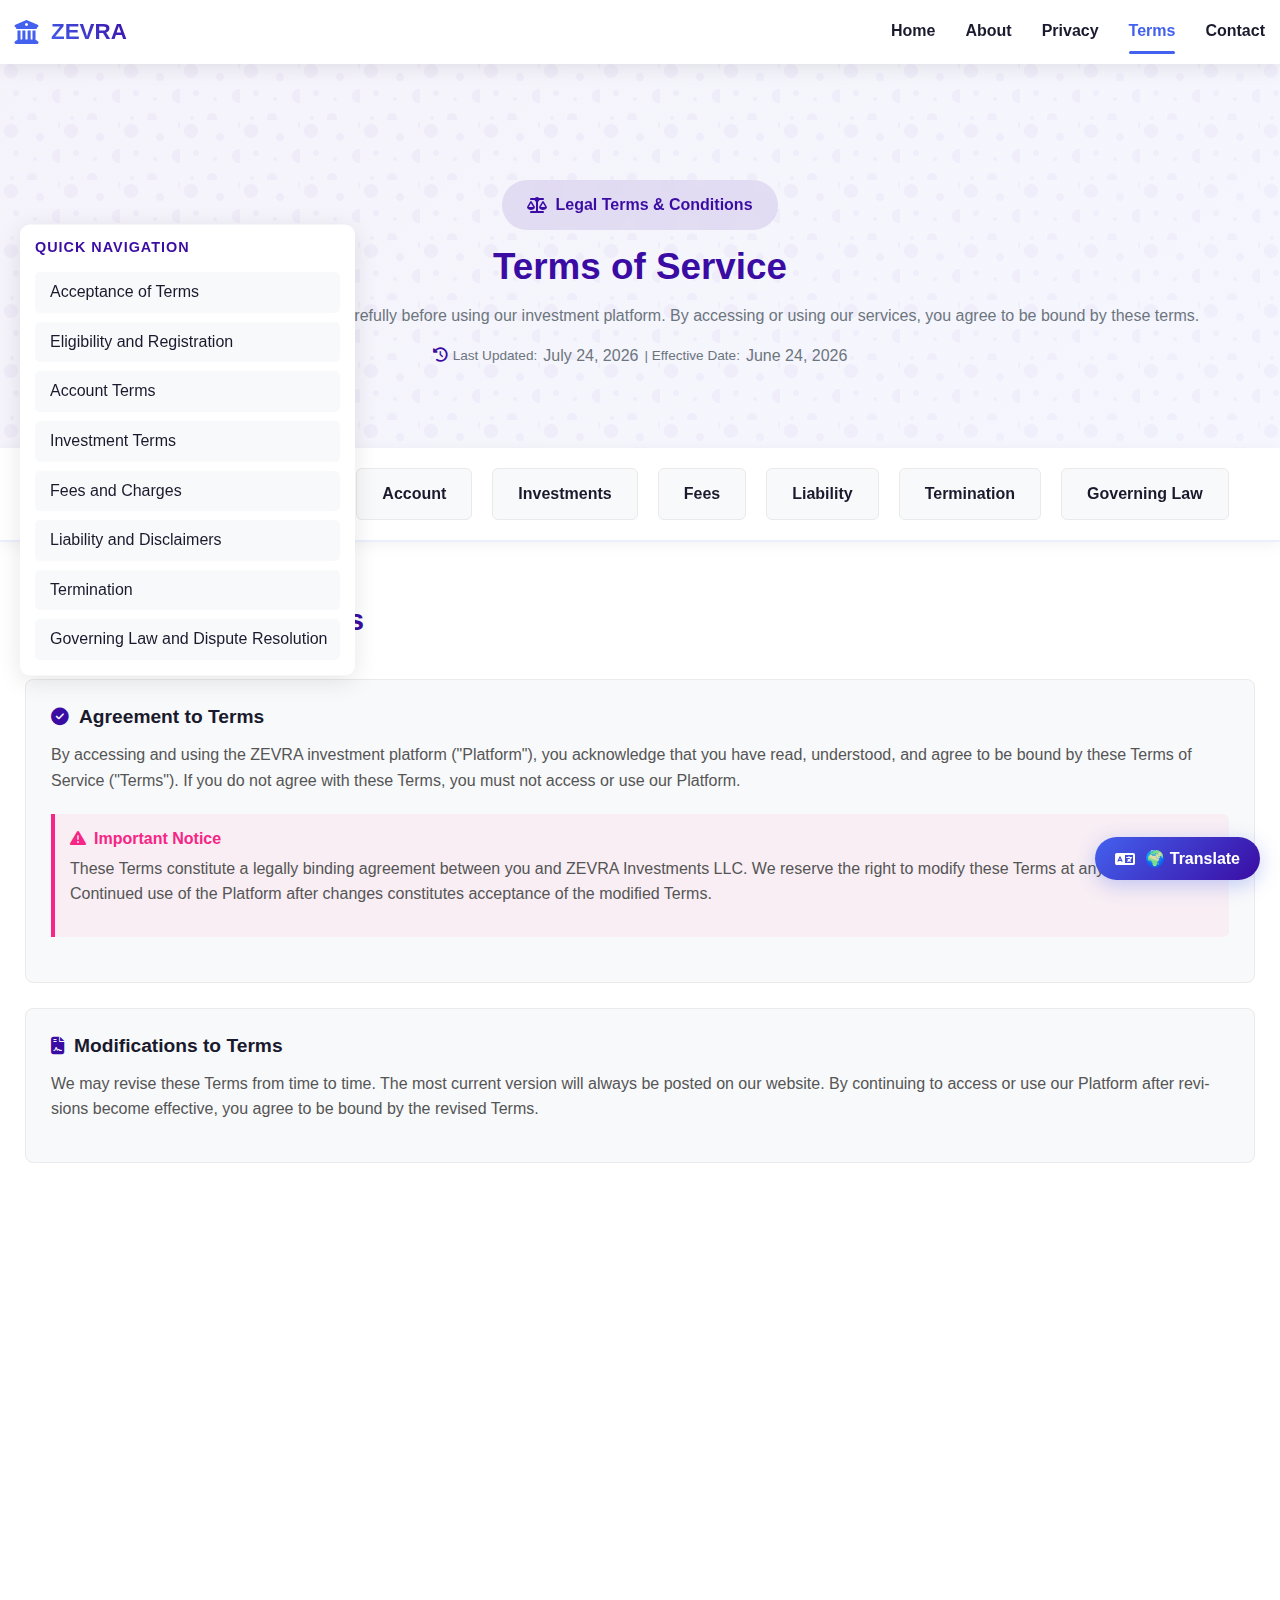
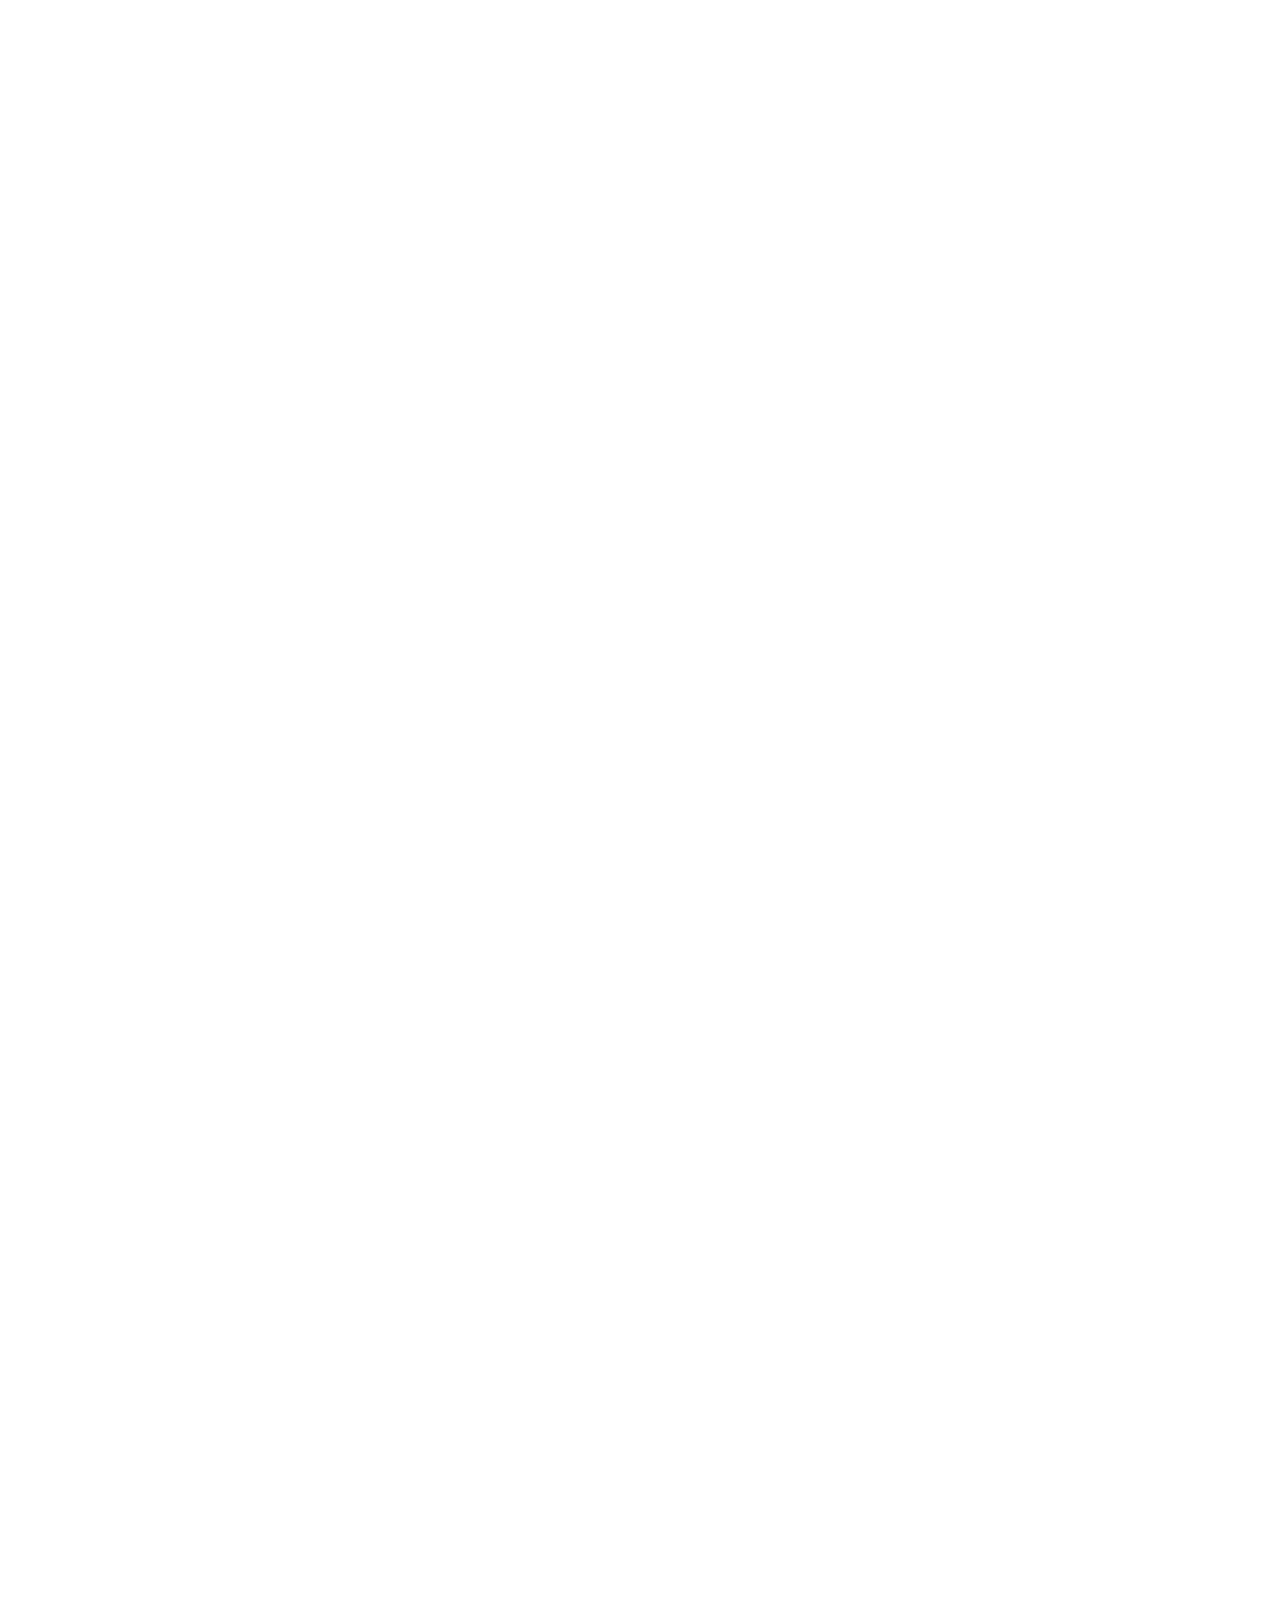
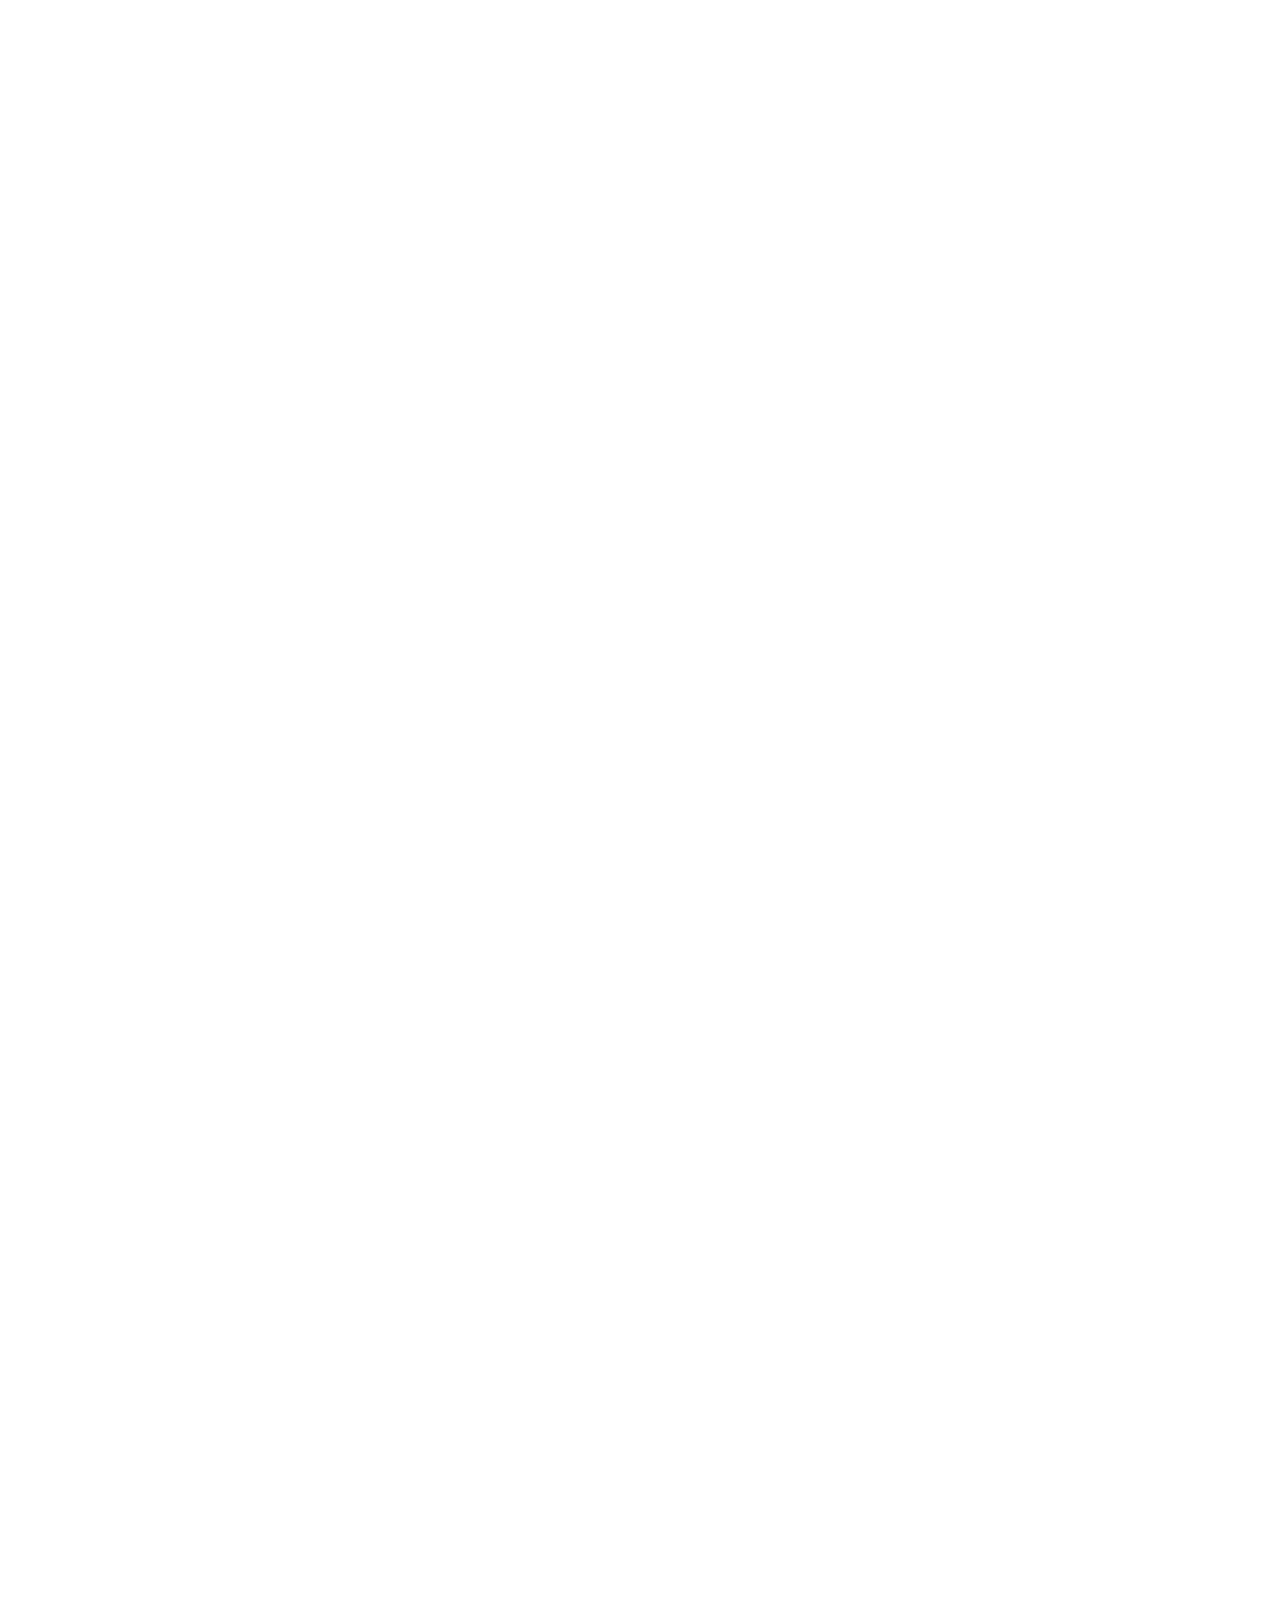
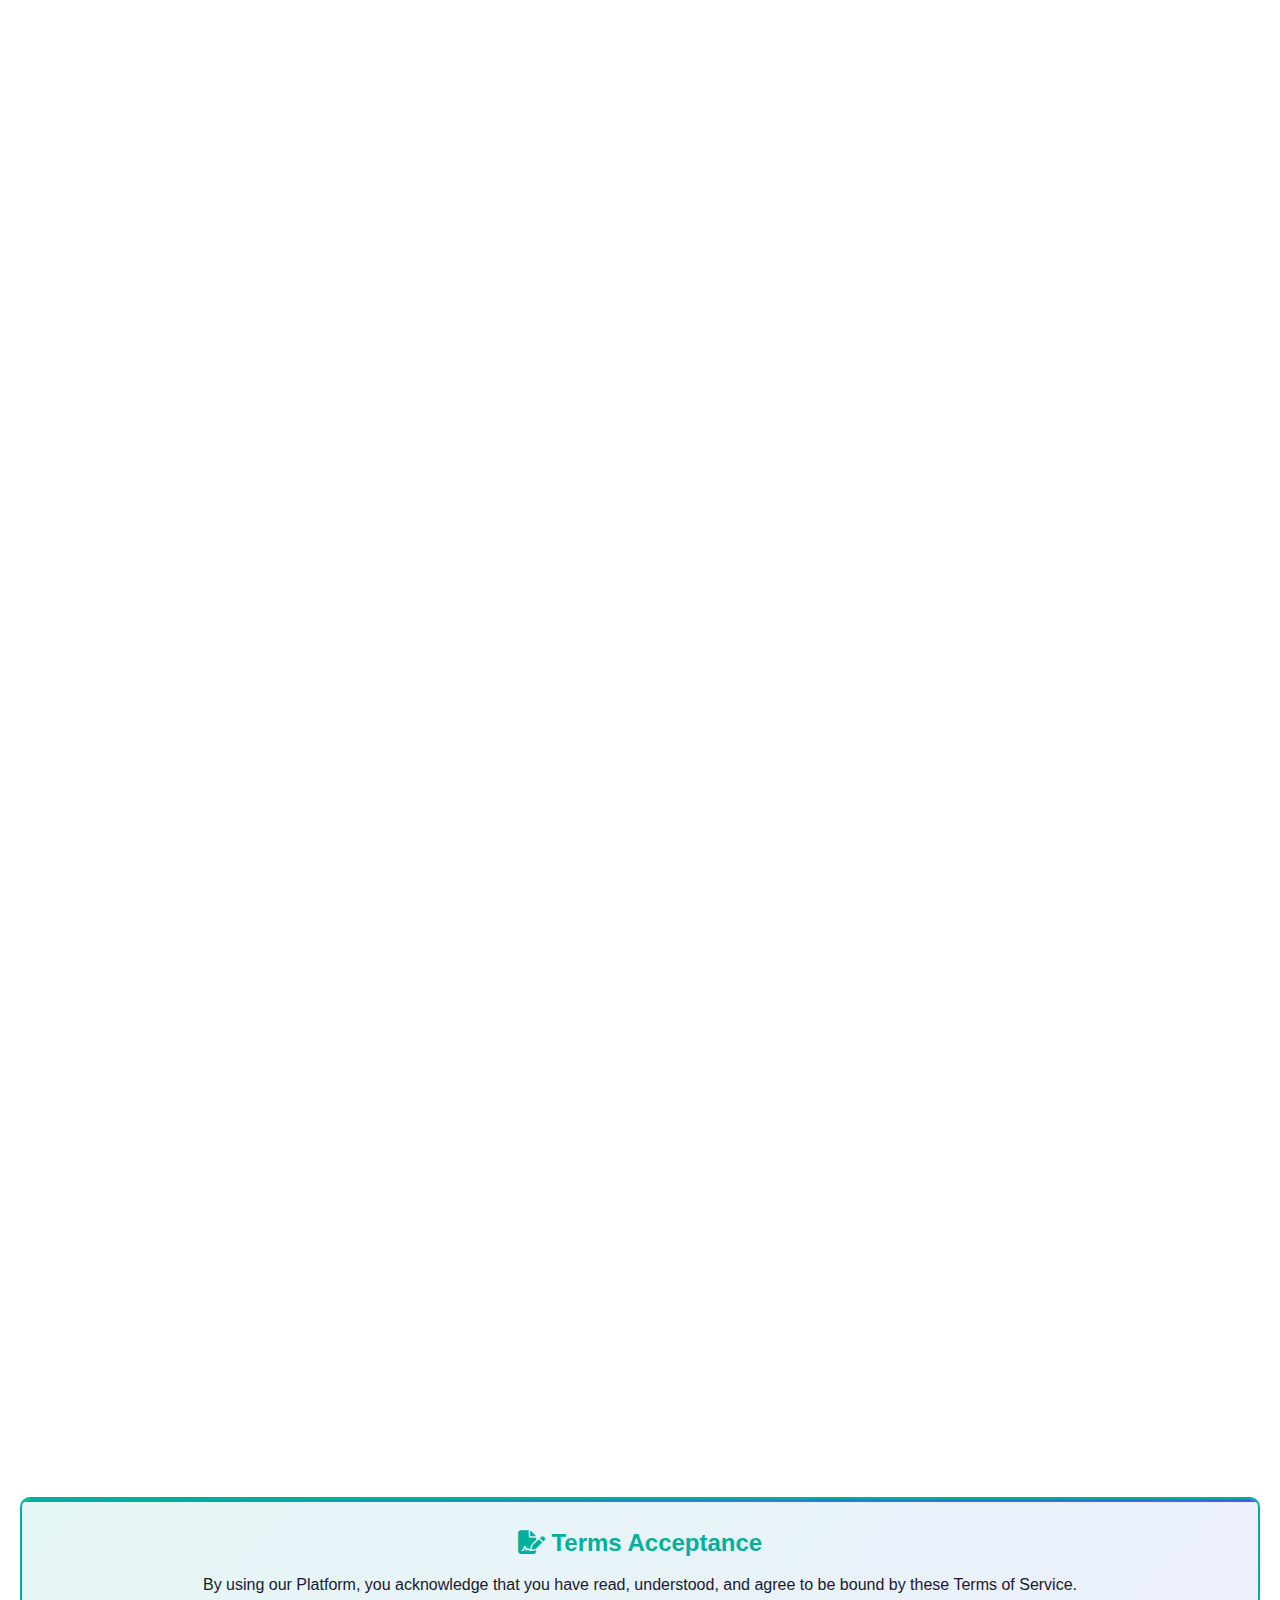
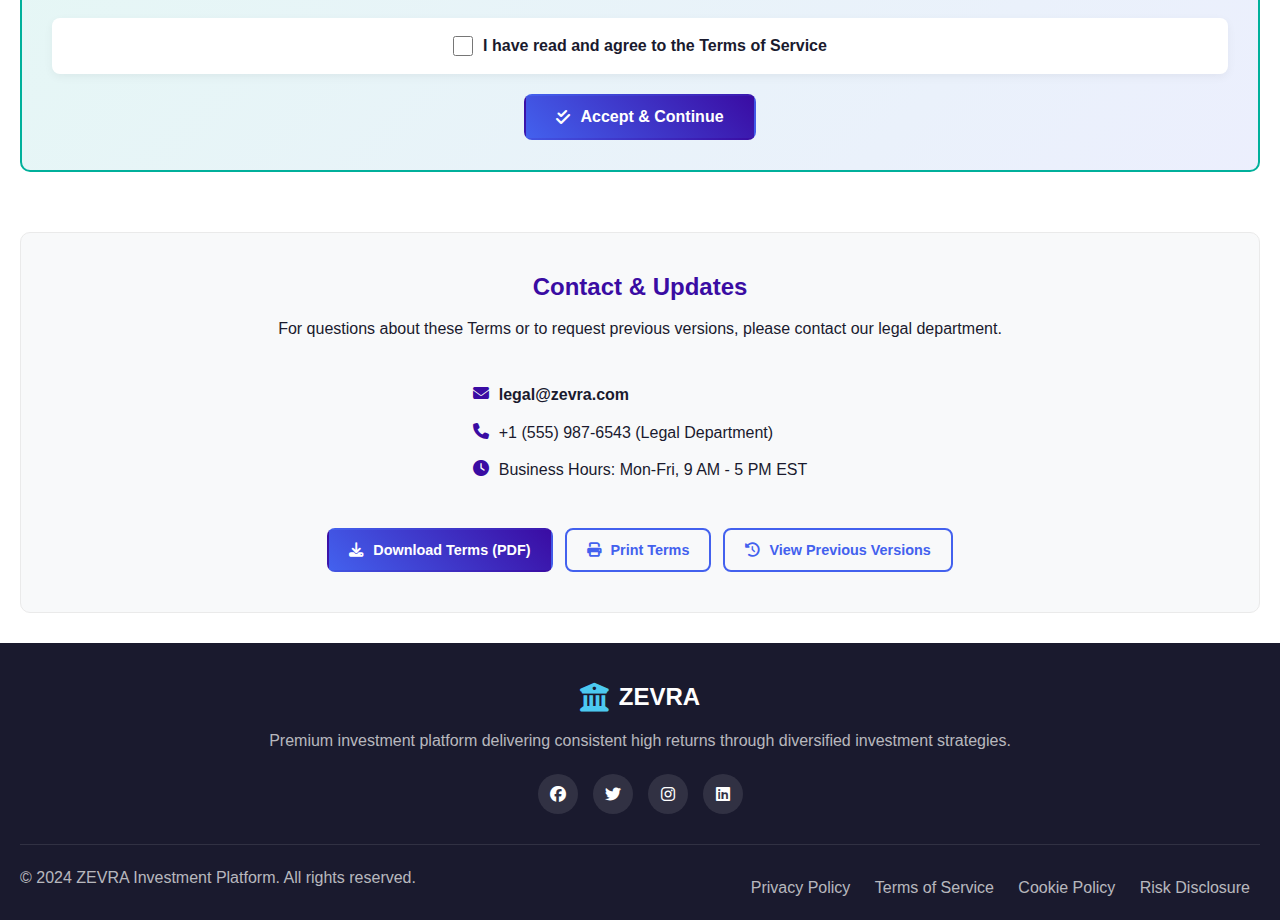
<file: terms-of-service.html>
<!DOCTYPE html>
<html lang="en">

<head>
    <meta charset="UTF-8">
    <meta name="viewport" content="width=device-width, initial-scale=1.0, maximum-scale=5.0, user-scalable=yes">
    <title>Terms of Service | ZEVRA Investment Platform</title>
    <link rel="stylesheet" href="https://cdnjs.cloudflare.com/ajax/libs/font-awesome/6.4.0/css/all.min.css">
    <link rel="stylesheet" href="./CSS/main.css">
    <style>
        /* =========================================== */
        /* TERMS OF SERVICE SPECIFIC STYLES - FULLY RESPONSIVE */
        /* =========================================== */

        /* Base Terms Styles */
        .terms-hero {
            padding: 140px 0 40px;
            background: linear-gradient(135deg, rgba(58, 12, 163, 0.05) 0%, rgba(67, 97, 238, 0.05) 100%);
            position: relative;
            overflow: hidden;
            min-height: auto;
        }

        .terms-hero::before {
            content: '';
            position: absolute;
            top: 0;
            left: 0;
            right: 0;
            bottom: 0;
            background: url("data:image/svg+xml,%3Csvg width='60' height='60' viewBox='0 0 60 60' xmlns='http://www.w3.org/2000/svg'%3E%3Cpath d='M11 18c3.866 0 7-3.134 7-7s-3.134-7-7-7-7 3.134-7 7 3.134 7 7 7zm48 25c3.866 0 7-3.134 7-7s-3.134-7-7-7-7 3.134-7 7 3.134 7 7 7zm-43-7c1.657 0 3-1.343 3-3s-1.343-3-3-3-3 1.343-3 3 1.343 3 3 3zm63 31c1.657 0 3-1.343 3-3s-1.343-3-3-3-3 1.343-3 3 1.343 3 3 3zM34 90c1.657 0 3-1.343 3-3s-1.343-3-3-3-3 1.343-3 3 1.343 3 3 3zm56-76c1.657 0 3-1.343 3-3s-1.343-3-3-3-3 1.343-3 3 1.343 3 3 3zM12 86c2.21 0 4-1.79 4-4s-1.79-4-4-4-4 1.79-4 4 1.79 4 4 4zm28-65c2.21 0 4-1.79 4-4s-1.79-4-4-4-4 1.79-4 4 1.79 4 4 4zm23-11c2.76 0 5-2.24 5-5s-2.24-5-5-5-5 2.24-5 5 2.24 5 5 5zm-6 60c2.21 0 4-1.79 4-4s-1.79-4-4-4-4 1.79-4 4 1.79 4 4 4zm29 22c2.76 0 5-2.24 5-5s-2.24-5-5-5-5 2.24-5 5 2.24 5 5 5zM32 63c2.76 0 5-2.24 5-5s-2.24-5-5-5-5 2.24-5 5 2.24 5 5 5zm57-13c2.76 0 5-2.24 5-5s-2.24-5-5-5-5 2.24-5 5 2.24 5 5 5zm-9-21c1.105 0 2-.895 2-2s-.895-2-2-2-2 .895-2 2 .895 2 2 2zM60 91c1.105 0 2-.895 2-2s-.895-2-2-2-2 .895-2 2 .895 2 2 2zM35 41c1.105 0 2-.895 2-2s-.895-2-2-2-2 .895-2 2 .895 2 2 2zM12 60c1.105 0 2-.895 2-2s-.895-2-2-2-2 .895-2 2 .895 2 2 2z' fill='%233a0ca3' fill-opacity='0.03' fill-rule='evenodd'/%3E%3C/svg%3E");
            z-index: 0;
        }

        .terms-hero-content {
            text-align: center;
            position: relative;
            z-index: 1;
            padding: 0 10px;
        }

        .terms-badge {
            display: inline-flex;
            align-items: center;
            gap: 8px;
            background: rgba(58, 12, 163, 0.1);
            padding: 10px 20px;
            border-radius: 30px;
            margin-bottom: 15px;
            font-weight: 600;
            color: var(--secondary-color);
            backdrop-filter: blur(10px);
            animation: float 6s ease-in-out infinite;
            font-size: 0.9rem;
            max-width: 90%;
        }

        @keyframes float {

            0%,
            100% {
                transform: translateY(0);
            }

            50% {
                transform: translateY(-5px);
            }
        }

        .last-updated {
            color: var(--gray-color);
            margin-top: 15px;
            font-size: 0.85rem;
            display: flex;
            align-items: center;
            justify-content: center;
            gap: 6px;
            flex-wrap: wrap;
        }

        .last-updated i {
            color: var(--secondary-color);
            font-size: 0.9rem;
        }

        .terms-nav {
            background: white;
            padding: 12px 0;
            box-shadow: 0 3px 15px rgba(0, 0, 0, 0.05);
            position: sticky;
            top: 0;
            z-index: 100;
            margin-bottom: 15px;
            border-bottom: 2px solid rgba(67, 97, 238, 0.1);
        }

        .terms-nav-list {
            display: flex;
            justify-content: center;
            gap: 6px;
            flex-wrap: wrap;
            padding: 0 5px;
        }

        .terms-nav-link {
            padding: 7px 12px;
            background: #f8f9fa;
            border-radius: 6px;
            text-decoration: none;
            color: var(--dark-color);
            font-weight: 600;
            transition: all 0.3s ease;
            position: relative;
            overflow: hidden;
            font-size: 0.78rem;
            white-space: nowrap;
            min-height: 34px;
            display: inline-flex;
            align-items: center;
            justify-content: center;
            border: 1px solid #eaeaea;
        }

        .terms-nav-link::before {
            content: '';
            position: absolute;
            top: 0;
            left: -100%;
            width: 100%;
            height: 100%;
            background: linear-gradient(90deg, transparent, rgba(67, 97, 238, 0.1), transparent);
            transition: left 0.5s ease;
        }

        .terms-nav-link:hover::before {
            left: 100%;
        }

        .terms-nav-link:hover,
        .terms-nav-link.active {
            background: linear-gradient(45deg, var(--secondary-color), var(--primary-color));
            color: white;
            transform: translateY(-2px);
            box-shadow: 0 5px 15px rgba(67, 97, 238, 0.3);
            border-color: transparent;
        }

        .terms-content {
            padding: 30px 0;
            background: white;
        }

        .terms-section {
            margin-bottom: 35px;
            opacity: 0;
            transform: translateY(20px);
            transition: all 0.6s ease;
            padding: 0 5px;
            scroll-margin-top: 80px;
        }

        .terms-section.visible {
            opacity: 1;
            transform: translateY(0);
        }

        .terms-section h2 {
            position: relative;
            padding-bottom: 10px;
            margin-bottom: 20px;
            color: var(--secondary-color);
            font-size: 1.4rem;
            line-height: 1.3;
            padding-left: 15px;
            border-left: 4px solid var(--secondary-color);
        }

        .terms-article {
            background: #f8f9fa;
            border-radius: 8px;
            padding: 20px;
            margin-bottom: 20px;
            border: 1px solid #eaeaea;
            transition: all 0.3s ease;
        }

        .terms-article:hover {
            background: #f0f2ff;
            border-color: rgba(67, 97, 238, 0.2);
            transform: translateY(-2px);
        }

        .terms-article h3 {
            display: flex;
            align-items: flex-start;
            gap: 10px;
            margin-bottom: 12px;
            color: var(--dark-color);
            font-size: 1.1rem;
            line-height: 1.3;
        }

        .terms-article h3 i {
            color: var(--secondary-color);
            font-size: 1.1rem;
            margin-top: 3px;
            flex-shrink: 0;
        }

        .terms-article p {
            font-size: 0.9rem;
            line-height: 1.6;
            color: #555;
            margin-bottom: 15px;
        }

        .terms-article ul,
        .terms-article ol {
            padding-left: 20px;
            margin: 15px 0;
        }

        .terms-article li {
            font-size: 0.9rem;
            line-height: 1.6;
            color: #555;
            margin-bottom: 8px;
        }

        .terms-article strong {
            color: var(--dark-color);
            font-weight: 600;
        }

        .warning-box {
            background: rgba(247, 37, 133, 0.05);
            border-left: 4px solid var(--danger-color);
            padding: 15px;
            margin: 20px 0;
            border-radius: 0 6px 6px 0;
        }

        .warning-box h4 {
            display: flex;
            align-items: center;
            gap: 8px;
            color: var(--danger-color);
            margin-bottom: 8px;
            font-size: 1rem;
        }

        .info-box {
            background: rgba(67, 97, 238, 0.05);
            border-left: 4px solid var(--primary-color);
            padding: 15px;
            margin: 20px 0;
            border-radius: 0 6px 6px 0;
        }

        .info-box h4 {
            display: flex;
            align-items: center;
            gap: 8px;
            color: var(--primary-color);
            margin-bottom: 8px;
            font-size: 1rem;
        }

        .legal-table-container {
            overflow-x: auto;
            margin: 20px 0;
            -webkit-overflow-scrolling: touch;
            border-radius: 8px;
            box-shadow: 0 3px 10px rgba(0, 0, 0, 0.05);
        }

        .legal-table {
            width: 100%;
            border-collapse: collapse;
            min-width: 600px;
        }

        .legal-table th {
            background: linear-gradient(45deg, var(--secondary-color), var(--primary-color));
            color: white;
            padding: 12px 10px;
            text-align: left;
            font-weight: 600;
            font-size: 0.9rem;
            white-space: nowrap;
        }

        .legal-table td {
            padding: 12px 10px;
            border-bottom: 1px solid #eaeaea;
            background: white;
            font-size: 0.9rem;
            line-height: 1.4;
        }

        .legal-table tr:hover td {
            background: #f8f9fa;
        }

        .acceptance-box {
            background: linear-gradient(135deg, rgba(0, 176, 155, 0.1) 0%, rgba(67, 97, 238, 0.1) 100%);
            border: 2px solid var(--success-color);
            border-radius: 10px;
            padding: 25px;
            text-align: center;
            margin-top: 40px;
            position: relative;
            overflow: hidden;
        }

        .acceptance-box::before {
            content: '';
            position: absolute;
            top: 0;
            left: 0;
            right: 0;
            height: 3px;
            background: linear-gradient(90deg, var(--success-color), var(--primary-color), var(--success-color));
            background-size: 200% 100%;
            animation: gradientMove 3s linear infinite;
        }

        @keyframes gradientMove {
            0% {
                background-position: 200% 0;
            }

            100% {
                background-position: -200% 0;
            }
        }

        .acceptance-checkbox {
            display: flex;
            align-items: center;
            justify-content: center;
            gap: 10px;
            margin: 20px 0;
            padding: 15px;
            background: white;
            border-radius: 8px;
            box-shadow: 0 3px 10px rgba(0, 0, 0, 0.05);
        }

        .acceptance-checkbox input[type="checkbox"] {
            width: 20px;
            height: 20px;
            accent-color: var(--success-color);
        }

        .acceptance-checkbox label {
            font-weight: 600;
            color: var(--dark-color);
            font-size: 0.95rem;
            cursor: pointer;
        }

        .terms-actions {
            background: #f8f9fa;
            padding: 25px 20px;
            border-radius: 10px;
            text-align: center;
            margin-top: 40px;
            position: relative;
            overflow: hidden;
            border: 1px solid #eaeaea;
        }

        .terms-actions h3 {
            color: var(--secondary-color);
            margin-bottom: 15px;
        }

        .back-to-top {
            position: fixed;
            bottom: 70px;
            right: 15px;
            width: 45px;
            height: 45px;
            background: linear-gradient(45deg, var(--secondary-color), var(--primary-color));
            color: white;
            border-radius: 50%;
            display: flex;
            align-items: center;
            justify-content: center;
            text-decoration: none;
            opacity: 0;
            visibility: hidden;
            transform: translateY(20px);
            transition: all 0.3s ease;
            box-shadow: 0 4px 15px rgba(67, 97, 238, 0.3);
            z-index: 999;
            font-size: 1.1rem;
            border: none;
            outline: none;
            cursor: pointer;
        }

        .back-to-top.active {
            opacity: 1;
            visibility: visible;
            transform: translateY(0);
        }

        .back-to-top:hover {
            transform: translateY(-3px) scale(1.05);
            box-shadow: 0 8px 25px rgba(67, 97, 238, 0.4);
        }

        /* Quick Navigation Sidebar for Desktop */
        .quick-nav-sidebar {
            position: fixed;
            left: 20px;
            top: 50%;
            transform: translateY(-50%);
            background: white;
            border-radius: 10px;
            box-shadow: 0 5px 25px rgba(0, 0, 0, 0.1);
            padding: 15px;
            z-index: 100;
            display: none;
            max-width: 200px;
        }

        .quick-nav-sidebar h4 {
            color: var(--secondary-color);
            margin-bottom: 15px;
            font-size: 0.9rem;
            text-transform: uppercase;
            letter-spacing: 1px;
        }

        .quick-nav-links {
            display: flex;
            flex-direction: column;
            gap: 8px;
        }

        .quick-nav-link {
            padding: 8px 12px;
            background: #f8f9fa;
            border-radius: 6px;
            text-decoration: none;
            color: var(--dark-color);
            font-size: 0.85rem;
            transition: all 0.3s ease;
            border-left: 3px solid transparent;
        }

        .quick-nav-link:hover,
        .quick-nav-link.active {
            background: rgba(67, 97, 238, 0.1);
            color: var(--primary-color);
            border-left-color: var(--primary-color);
            transform: translateX(3px);
        }

        /* =========================================== */
        /* RESPONSIVE BREAKPOINTS FOR ALL DEVICES */
        /* =========================================== */

        /* Small Android Phones (up to 360px) */
        @media (max-width: 360px) {
            .terms-hero {
                padding: 120px 0 30px !important;
            }

            .terms-badge {
                padding: 8px 16px;
                font-size: 0.8rem;
            }

            .terms-hero-content h1 {
                font-size: 1.8rem !important;
                margin-bottom: 12px !important;
            }

            .hero-subtitle {
                font-size: 0.85rem !important;
                line-height: 1.5 !important;
                padding: 0 5px;
            }

            .terms-nav {
                padding: 10px 0;
                margin-bottom: 10px;
            }

            .terms-nav-list {
                gap: 4px;
            }

            .terms-nav-link {
                padding: 6px 10px;
                font-size: 0.72rem;
                min-height: 32px;
            }

            .terms-section h2 {
                font-size: 1.2rem !important;
                padding-left: 12px;
                margin-bottom: 15px;
            }

            .terms-article {
                padding: 15px;
                margin-bottom: 15px;
            }

            .terms-article h3 {
                font-size: 1rem;
                gap: 8px;
            }

            .terms-article p,
            .terms-article li {
                font-size: 0.85rem !important;
                line-height: 1.5;
            }

            .legal-table th,
            .legal-table td {
                padding: 10px 8px;
                font-size: 0.8rem;
            }

            .acceptance-box {
                padding: 20px 15px;
                margin-top: 30px;
            }

            .acceptance-checkbox {
                padding: 12px;
                flex-direction: column;
                text-align: center;
                gap: 8px;
            }

            .terms-actions {
                padding: 20px 15px;
                margin-top: 30px;
            }

            .back-to-top {
                width: 40px;
                height: 40px;
                bottom: 60px;
                right: 10px;
            }
        }

        /* Medium Mobile (361px - 480px) */
        @media (min-width: 361px) and (max-width: 480px) {
            .terms-hero {
                padding: 130px 0 35px;
            }

            .terms-badge {
                padding: 9px 18px;
            }

            .terms-hero-content h1 {
                font-size: 2rem;
            }

            .terms-nav-link {
                font-size: 0.8rem;
                padding: 7px 14px;
            }

            .terms-section h2 {
                font-size: 1.3rem;
            }
        }

        /* Tablet (481px - 768px) */
        @media (min-width: 481px) and (max-width: 768px) {
            .terms-hero {
                padding: 150px 0 50px;
            }

            .terms-nav-list {
                gap: 10px;
            }

            .terms-nav-link {
                padding: 10px 18px;
                font-size: 0.85rem;
            }

            .terms-section h2 {
                font-size: 1.5rem;
            }

            .quick-nav-sidebar {
                display: none !important;
            }
        }

        /* Desktop (769px - 1024px) */
        @media (min-width: 769px) and (max-width: 1024px) {
            .terms-hero {
                padding: 170px 0 70px;
            }

            .terms-nav {
                padding: 15px 0;
                margin-bottom: 25px;
            }

            .terms-nav-list {
                gap: 15px;
            }

            .terms-nav-link {
                padding: 10px 20px;
                font-size: 0.9rem;
            }

            .terms-content {
                padding: 50px 0;
            }

            .quick-nav-sidebar {
                display: block;
                left: 10px;
                max-width: 180px;
            }
        }

        /* Large Desktop (1025px and above) */
        @media (min-width: 1025px) {
            .terms-hero {
                padding: 180px 0 80px;
            }

            .terms-badge {
                padding: 12px 25px;
                font-size: 1rem;
            }

            .terms-nav {
                padding: 20px 0;
                margin-bottom: 30px;
            }

            .terms-nav-list {
                gap: 20px;
            }

            .terms-nav-link {
                padding: 12px 25px;
                font-size: 0.95rem;
            }

            .terms-section h2 {
                font-size: 1.8rem;
                padding-bottom: 15px;
                margin-bottom: 25px;
            }

            .terms-article {
                padding: 25px;
                margin-bottom: 25px;
            }

            .terms-article h3 {
                font-size: 1.2rem;
            }

            .legal-table th,
            .legal-table td {
                padding: 15px 20px;
            }

            .acceptance-box {
                padding: 30px;
                margin-top: 50px;
            }

            .terms-actions {
                padding: 40px;
                margin-top: 60px;
            }

            .back-to-top {
                width: 50px;
                height: 50px;
                bottom: 100px;
                right: 30px;
            }

            .quick-nav-sidebar {
                display: block;
            }
        }

        /* Landscape Mode Fixes */
        @media (max-height: 500px) and (orientation: landscape) {
            .terms-hero {
                padding: 110px 0 30px !important;
                min-height: auto !important;
            }

            .terms-nav {
                position: static;
                margin-bottom: 10px;
            }

            .terms-nav-list {
                overflow-x: auto;
                justify-content: flex-start;
                padding-bottom: 10px;
            }

            .terms-nav-link {
                flex-shrink: 0;
            }

            .terms-content {
                padding: 20px 0;
            }

            .terms-section {
                margin-bottom: 25px;
            }

            .back-to-top {
                bottom: 50px;
            }
        }

        /* Touch Device Optimizations */
        @media (hover: none) and (pointer: coarse) {
            .terms-article:hover {
                transform: none;
            }

            .terms-nav-link:hover {
                transform: none;
            }

            .back-to-top:hover {
                transform: none;
            }

            .quick-nav-link:hover {
                transform: none;
            }

            /* Increase touch target sizes */
            .terms-nav-link,
            .btn,
            .acceptance-checkbox label {
                min-height: 44px;
                padding: 12px 20px;
            }

            .acceptance-checkbox {
                padding: 20px;
            }

            .legal-table td,
            .legal-table th {
                padding: 14px 12px;
            }
        }

        /* High DPI (Retina) Screens */
        @media (-webkit-min-device-pixel-ratio: 2),
        (min-resolution: 192dpi) {

            .terms-badge,
            .terms-nav-link,
            .terms-article,
            .legal-table {
                box-shadow: 0 2px 8px rgba(0, 0, 0, 0.08);
            }
        }

        /* Dark Mode Support */
        @media (prefers-color-scheme: dark) {
            .terms-hero {
                background: linear-gradient(135deg, rgba(58, 12, 163, 0.1) 0%, rgba(67, 97, 238, 0.1) 100%);
            }

            .terms-nav {
                background: #1a1a2e;
                border-bottom-color: #2d2d44;
            }

            .terms-nav-link {
                background: #2d2d44;
                color: #e0e0e0;
                border-color: #3a3a5e;
            }

            .terms-content {
                background: #1a1a2e;
                color: #e0e0e0;
            }

            .terms-section h2 {
                color: #4cc9f0;
                border-left-color: #4cc9f0;
            }

            .terms-article {
                background: #2d2d44;
                border-color: #3a3a5e;
                color: #e0e0e0;
            }

            .terms-article:hover {
                background: #3a3a5e;
                border-color: #4361ee;
            }

            .terms-article p,
            .terms-article li {
                color: #b0b0b0;
            }

            .legal-table td {
                background: #2d2d44;
                color: #e0e0e0;
                border-bottom-color: #3a3a5e;
            }

            .warning-box {
                background: rgba(247, 37, 133, 0.1);
                border-left-color: var(--danger-color);
            }

            .info-box {
                background: rgba(67, 97, 238, 0.1);
                border-left-color: var(--primary-color);
            }

            .acceptance-box {
                background: linear-gradient(135deg, rgba(0, 176, 155, 0.1) 0%, rgba(67, 97, 238, 0.1) 100%);
                border-color: var(--success-color);
            }

            .acceptance-checkbox {
                background: #2d2d44;
                color: #e0e0e0;
            }

            .terms-actions {
                background: #2d2d44;
                border-color: #3a3a5e;
            }

            .quick-nav-sidebar {
                background: #1a1a2e;
                color: #e0e0e0;
            }

            .quick-nav-link {
                background: #2d2d44;
                color: #e0e0e0;
            }
        }

        /* Print Styles */
        @media print {

            .terms-nav,
            .back-to-top,
            .quick-nav-sidebar,
            .footer,
            .btn,
            .acceptance-box {
                display: none !important;
            }

            .terms-hero {
                padding: 50px 0 !important;
                background: white !important;
            }

            .terms-content {
                padding: 0 !important;
            }

            body {
                font-size: 12pt !important;
                line-height: 1.5 !important;
                color: black !important;
            }

            h1,
            h2,
            h3,
            h4 {
                color: black !important;
                page-break-after: avoid !important;
            }

            .terms-section {
                page-break-inside: avoid !important;
                margin-bottom: 30pt !important;
            }

            .terms-article {
                background: white !important;
                border: 1px solid #ddd !important;
            }

            .legal-table {
                page-break-inside: avoid !important;
            }
        }

        /* Fix for Android text size adjustment */
        html {
            -webkit-text-size-adjust: 100%;
            text-size-adjust: 100%;
        }

        /* Prevent horizontal scrolling */
        body {
            overflow-x: hidden;
            width: 100%;
            position: relative;
        }

        /* Improve readability on small screens */
        p,
        li,
        td,
        span {
            word-wrap: break-word;
            overflow-wrap: break-word;
            hyphens: auto;
        }

        /* Ensure proper spacing for lists */
        ul,
        ol {
            padding-left: 20px;
        }

        li {
            margin-bottom: 8px;
        }
    </style>
</head>

<body>
    <!-- Simplified Navigation for Mobile -->
    <nav class="navbar" style="position: fixed; top: 0; width: 100%; z-index: 1000;">
        <div class="container" style="padding: 10px 15px;">
            <div class="nav-brand">
                <i class="fas fa-university" style="font-size: 1.5rem;"></i>
                <h1 style="font-size: 1.4rem; margin: 0;">ZEVRA</h1>
            </div>

            <div class="nav-menu" id="navMenu">
                <a href="index.html" class="nav-link">Home</a>
                <a href="aboutUs.html" class="nav-link">About</a>
                <a href="privacy-policy.html" class="nav-link">Privacy</a>
                <a href="terms-of-service.html" class="nav-link active">Terms</a>
                <a href="index.html#contact" class="nav-link">Contact</a>
            </div>

            <button class="nav-toggle" id="navToggle"
                style="background: none; border: none; font-size: 1.3rem; color: var(--dark-color); cursor: pointer; padding: 5px; margin-left: 10px;">
                <i class="fas fa-bars"></i>
            </button>
        </div>
    </nav>

    <!-- Hero Section -->
    <section class="terms-hero">
        <div class="container">
            <div class="terms-hero-content">
                <span class="terms-badge">
                    <i class="fas fa-balance-scale"></i> Legal Terms & Conditions
                </span>
                <h1 style="font-size: 2.3rem; margin-bottom: 15px; line-height: 1.2; color: var(--secondary-color);">
                    Terms of Service</h1>
                <p class="hero-subtitle"
                    style="max-width: 800px; margin: 0 auto 15px; font-size: 1.1rem; line-height: 1.5; color: var(--gray-color);">
                    Please read these Terms of Service carefully before using our investment platform. By accessing or
                    using our services, you agree to be bound by these terms.
                </p>

                <div class="last-updated">
                    <i class="fas fa-history"></i>
                    Last Updated: <span id="currentDate"></span> | Effective Date: <span id="effectiveDate"></span>
                </div>
            </div>
        </div>
    </section>

    <!-- Terms Navigation -->
    <div class="terms-nav">
        <div class="container">
            <div class="terms-nav-list" id="termsNav">
                <a href="#acceptance" class="terms-nav-link active">Acceptance</a>
                <a href="#eligibility" class="terms-nav-link">Eligibility</a>
                <a href="#account" class="terms-nav-link">Account</a>
                <a href="#investments" class="terms-nav-link">Investments</a>
                <a href="#fees" class="terms-nav-link">Fees</a>
                <a href="#liability" class="terms-nav-link">Liability</a>
                <a href="#termination" class="terms-nav-link">Termination</a>
                <a href="#governing-law" class="terms-nav-link">Governing Law</a>
            </div>
        </div>
    </div>

    <!-- Quick Navigation Sidebar (Desktop Only) -->
    <div class="quick-nav-sidebar" id="quickNav">
        <h4>Quick Navigation</h4>
        <div class="quick-nav-links">
            <!-- Links will be populated by JavaScript -->
        </div>
    </div>

    <!-- Terms Content -->
    <section class="terms-content">
        <div class="container">
            <!-- Acceptance of Terms -->
            <div id="acceptance" class="terms-section">
                <h2>1. Acceptance of Terms</h2>

                <div class="terms-article">
                    <h3><i class="fas fa-check-circle"></i> Agreement to Terms</h3>
                    <p>By accessing and using the ZEVRA investment platform ("Platform"), you acknowledge that you have
                        read, understood, and agree to be bound by these Terms of Service ("Terms"). If you do not agree
                        with these Terms, you must not access or use our Platform.</p>

                    <div class="warning-box">
                        <h4><i class="fas fa-exclamation-triangle"></i> Important Notice</h4>
                        <p>These Terms constitute a legally binding agreement between you and ZEVRA Investments LLC. We
                            reserve the right to modify these Terms at any time. Continued use of the Platform after
                            changes constitutes acceptance of the modified Terms.</p>
                    </div>
                </div>

                <div class="terms-article">
                    <h3><i class="fas fa-file-contract"></i> Modifications to Terms</h3>
                    <p>We may revise these Terms from time to time. The most current version will always be posted on
                        our website. By continuing to access or use our Platform after revisions become effective, you
                        agree to be bound by the revised Terms.</p>
                </div>
            </div>

            <!-- Eligibility -->
            <div id="eligibility" class="terms-section">
                <h2>2. Eligibility and Registration</h2>

                <div class="terms-article">
                    <h3><i class="fas fa-user-check"></i> Eligibility Requirements</h3>
                    <p>To use our Platform, you must:</p>
                    <ul>
                        <li>Be at least 18 years old</li>
                        <li>Have the legal capacity to enter into binding contracts</li>
                        <li>Not be a resident of any restricted jurisdiction</li>
                        <li>Not be on any sanctions list or restricted persons list</li>
                        <li>Complete the identity verification process</li>
                    </ul>

                    <div class="info-box">
                        <h4><i class="fas fa-info-circle"></i> Geographic Restrictions</h4>
                        <p>Our services are not available to residents of certain countries due to regulatory
                            restrictions. Please contact support to verify if our services are available in your
                            jurisdiction.</p>
                    </div>
                </div>
            </div>

            <!-- Account Terms -->
            <div id="account" class="terms-section">
                <h2>3. Account Terms</h2>

                <div class="terms-article">
                    <h3><i class="fas fa-user-shield"></i> Account Security</h3>
                    <p>You are responsible for:</p>
                    <ul>
                        <li>Maintaining the confidentiality of your login credentials</li>
                        <li>All activities that occur under your account</li>
                        <li>Promptly notifying us of any unauthorized access</li>
                        <li>Ensuring your contact information is up to date</li>
                    </ul>

                    <div class="warning-box">
                        <h4><i class="fas fa-shield-alt"></i> Security Responsibilities</h4>
                        <p>We implement industry-standard security measures, but you must also take reasonable steps to
                            protect your account. We are not liable for losses resulting from unauthorized access due to
                            your failure to maintain account security.</p>
                    </div>
                </div>

                <div class="terms-article">
                    <h3><i class="fas fa-id-card"></i> Identity Verification</h3>
                    <p>To comply with KYC (Know Your Customer) and AML (Anti-Money Laundering) regulations, we require:
                    </p>

                    <div class="legal-table-container">
                        <table class="legal-table">
                            <thead>
                                <tr>
                                    <th>Document Type</th>
                                    <th>Purpose</th>
                                    <th>Required For</th>
                                </tr>
                            </thead>
                            <tbody>
                                <tr>
                                    <td>Government ID</td>
                                    <td>Identity verification</td>
                                    <td>All accounts</td>
                                </tr>
                                <tr>
                                    <td>Proof of Address</td>
                                    <td>Residence verification</td>
                                    <td>Accounts over $10,000</td>
                                </tr>
                                <tr>
                                    <td>Source of Funds</td>
                                    <td>AML compliance</td>
                                    <td>Large deposits</td>
                                </tr>
                                <tr>
                                    <td>Tax Information</td>
                                    <td>Tax reporting</td>
                                    <td>All investment accounts</td>
                                </tr>
                            </tbody>
                        </table>
                    </div>
                </div>
            </div>

            <!-- Investment Terms -->
            <div id="investments" class="terms-section">
                <h2>4. Investment Terms</h2>

                <div class="terms-article">
                    <h3><i class="fas fa-chart-line"></i> Investment Risks</h3>
                    <p>All investments carry risk. By using our Platform, you acknowledge and agree that:</p>
                    <ul>
                        <li>Past performance is not indicative of future results</li>
                        <li>Investment values may fluctuate</li>
                        <li>You could lose some or all of your investment</li>
                        <li>Returns are not guaranteed</li>
                        <li>Market conditions can affect investment performance</li>
                    </ul>
                </div>

                <div class="terms-article">
                    <h3><i class="fas fa-hand-holding-usd"></i> Investment Plans</h3>
                    <p>Our investment plans have specific terms:</p>

                    <div class="legal-table-container">
                        <table class="legal-table">
                            <thead>
                                <tr>
                                    <th>Plan Type</th>
                                    <th>Minimum Deposit</th>
                                    <th>Maximum Deposit</th>
                                    <th>Withdrawal Period</th>
                                </tr>
                            </thead>
                            <tbody>
                                <tr>
                                    <td>Starter Plan</td>
                                    <td>$100</td>
                                    <td>$1,000</td>
                                    <td>24-48 hours</td>
                                </tr>
                                <tr>
                                    <td>Premium Plan</td>
                                    <td>$1,000</td>
                                    <td>$10,000</td>
                                    <td>24-72 hours</td>
                                </tr>
                                <tr>
                                    <td>VIP Plan</td>
                                    <td>$5,000</td>
                                    <td>$50,000</td>
                                    <td>48-96 hours</td>
                                </tr>
                            </tbody>
                        </table>
                    </div>
                </div>
            </div>

            <!-- Fees and Charges -->
            <div id="fees" class="terms-section">
                <h2>5. Fees and Charges</h2>

                <div class="terms-article">
                    <h3><i class="fas fa-percentage"></i> Fee Structure</h3>
                    <p>We charge the following fees for our services:</p>

                    <div class="legal-table-container">
                        <table class="legal-table">
                            <thead>
                                <tr>
                                    <th>Fee Type</th>
                                    <th>Amount</th>
                                    <th>When Charged</th>
                                </tr>
                            </thead>
                            <tbody>
                                <tr>
                                    <td>Withdrawal Fee</td>
                                    <td>2%</td>
                                    <td>Per withdrawal</td>
                                </tr>
                                <tr>
                                    <td>Inactivity Fee</td>
                                    <td>$10/month</td>
                                    <td>After 12 months of inactivity</td>
                                </tr>
                                <tr>
                                    <td>Account Closure</td>
                                    <td>$25</td>
                                    <td>Upon account closure</td>
                                </tr>
                                <tr>
                                    <td>Wire Transfer</td>
                                    <td>$30</td>
                                    <td>Per wire transfer</td>
                                </tr>
                            </tbody>
                        </table>
                    </div>

                    <div class="info-box">
                        <h4><i class="fas fa-money-bill-wave"></i> No Hidden Fees</h4>
                        <p>We believe in transparency. There are no hidden fees for deposits, account maintenance, or
                            investment management. All fees are clearly disclosed before any transaction.</p>
                    </div>
                </div>
            </div>

            <!-- Liability and Disclaimers -->
            <div id="liability" class="terms-section">
                <h2>6. Liability and Disclaimers</h2>

                <div class="terms-article">
                    <h3><i class="fas fa-exclamation-circle"></i> Disclaimer of Warranties</h3>
                    <p>The Platform is provided "as is" and "as available" without warranties of any kind, either
                        express or implied, including but not limited to:</p>
                    <ul>
                        <li>Warranties of merchantability</li>
                        <li>Fitness for a particular purpose</li>
                        <li>Non-infringement</li>
                        <li>Accuracy or reliability of information</li>
                        <li>Uninterrupted or error-free service</li>
                    </ul>
                </div>

                <div class="terms-article">
                    <h3><i class="fas fa-gavel"></i> Limitation of Liability</h3>
                    <p>To the maximum extent permitted by law, ZEVRA Investments LLC shall not be liable for:</p>
                    <ul>
                        <li>Any indirect, incidental, or consequential damages</li>
                        <li>Loss of profits, data, or investment capital</li>
                        <li>Damages resulting from market fluctuations</li>
                        <li>Third-party actions or omissions</li>
                        <li>Force majeure events</li>
                    </ul>

                    <div class="warning-box">
                        <h4><i class="fas fa-balance-scale-left"></i> Maximum Liability</h4>
                        <p>Our total liability to you for any claims arising from or related to these Terms or your use
                            of the Platform shall not exceed the total fees you have paid to us in the six months
                            preceding the event giving rise to the claim.</p>
                    </div>
                </div>
            </div>

            <!-- Termination -->
            <div id="termination" class="terms-section">
                <h2>7. Termination</h2>

                <div class="terms-article">
                    <h3><i class="fas fa-power-off"></i> Termination Rights</h3>
                    <p>Either party may terminate these Terms:</p>
                    <ul>
                        <li><strong>By You:</strong> You may close your account at any time by submitting a closure
                            request</li>
                        <li><strong>By Us:</strong> We may terminate or suspend your account for violation of these
                            Terms</li>
                        <li><strong>Automatic Termination:</strong> Upon completion of all investment cycles and
                            withdrawal of funds</li>
                    </ul>
                </div>

                <div class="terms-article">
                    <h3><i class="fas fa-money-check-alt"></i> Effects of Termination</h3>
                    <p>Upon termination:</p>
                    <ul>
                        <li>Your right to use the Platform immediately ceases</li>
                        <li>You must withdraw any remaining funds within 30 days</li>
                        <li>We will return any remaining balance after deducting applicable fees</li>
                        <li>We may retain certain information as required by law</li>
                    </ul>
                </div>
            </div>

            <!-- Governing Law -->
            <div id="governing-law" class="terms-section">
                <h2>8. Governing Law and Dispute Resolution</h2>

                <div class="terms-article">
                    <h3><i class="fas fa-globe-americas"></i> Governing Law</h3>
                    <p>These Terms shall be governed by and construed in accordance with the laws of the State of
                        Delaware, United States, without regard to its conflict of law provisions.</p>
                </div>

                <div class="terms-article">
                    <h3><i class="fas fa-handshake"></i> Dispute Resolution</h3>
                    <p>Any disputes arising from these Terms shall be resolved as follows:</p>
                    <ol>
                        <li><strong>Negotiation:</strong> Parties shall attempt to resolve disputes through good faith
                            negotiation</li>
                        <li><strong>Mediation:</strong> If negotiation fails, parties shall attempt mediation with a
                            neutral third party</li>
                        <li><strong>Arbitration:</strong> If mediation fails, disputes shall be resolved through binding
                            arbitration in Delaware</li>
                        <li><strong>Court Action:</strong> Either party may seek injunctive relief in court to prevent
                            irreparable harm</li>
                    </ol>
                </div>
            </div>

            <!-- Acceptance Section -->
            <div class="acceptance-box">
                <h3 style="font-size: 1.5rem; margin-bottom: 15px; color: var(--success-color);">
                    <i class="fas fa-file-signature"></i> Terms Acceptance
                </h3>
                <p style="font-size: 0.95rem; line-height: 1.6; margin-bottom: 20px;">
                    By using our Platform, you acknowledge that you have read, understood, and agree to be bound by
                    these Terms of Service.
                </p>

                <div class="acceptance-checkbox" id="acceptanceCheckbox">
                    <input type="checkbox" id="termsAcceptance">
                    <label for="termsAcceptance">I have read and agree to the Terms of Service</label>
                </div>

                <div style="margin-top: 20px;">
                    <button class="btn btn-primary" onclick="acceptTerms()"
                        style="padding: 12px 30px; font-size: 1rem; min-height: 50px;">
                        <i class="fas fa-check-double"></i> Accept & Continue
                    </button>
                </div>
            </div>

            <!-- Contact and Updates -->
            <div class="terms-actions">
                <h3 style="font-size: 1.5rem; margin-bottom: 15px;">Contact & Updates</h3>
                <p style="font-size: 0.95rem; line-height: 1.6; margin-bottom: 20px;">
                    For questions about these Terms or to request previous versions, please contact our legal
                    department.
                </p>

                <div style="margin: 20px 0; text-align: left; display: inline-block;">
                    <p
                        style="display: flex; align-items: flex-start; gap: 10px; margin-bottom: 12px; font-size: 0.9rem;">
                        <i class="fas fa-envelope"
                            style="color: var(--secondary-color); margin-top: 3px; flex-shrink: 0;"></i>
                        <span><strong>legal@zevra.com</strong></span>
                    </p>
                    <p
                        style="display: flex; align-items: flex-start; gap: 10px; margin-bottom: 12px; font-size: 0.9rem;">
                        <i class="fas fa-phone"
                            style="color: var(--secondary-color); margin-top: 3px; flex-shrink: 0;"></i>
                        <span>+1 (555) 987-6543 (Legal Department)</span>
                    </p>
                    <p style="display: flex; align-items: flex-start; gap: 10px; margin-bottom: 0; font-size: 0.9rem;">
                        <i class="fas fa-clock"
                            style="color: var(--secondary-color); margin-top: 3px; flex-shrink: 0;"></i>
                        <span>Business Hours: Mon-Fri, 9 AM - 5 PM EST</span>
                    </p>
                </div>

                <div style="margin-top: 25px; display: flex; gap: 12px; flex-wrap: wrap; justify-content: center;">
                    <button class="btn btn-primary" onclick="downloadTerms()"
                        style="padding: 12px 20px; font-size: 0.9rem; min-height: 44px;">
                        <i class="fas fa-download"></i> Download Terms (PDF)
                    </button>
                    <button class="btn btn-outline" onclick="printTerms()"
                        style="padding: 12px 20px; font-size: 0.9rem; min-height: 44px;">
                        <i class="fas fa-print"></i> Print Terms
                    </button>
                    <button class="btn btn-outline" onclick="compareVersions()"
                        style="padding: 12px 20px; font-size: 0.9rem; min-height: 44px;">
                        <i class="fas fa-history"></i> View Previous Versions
                    </button>
                </div>
            </div>
        </div>
    </section>

    <!-- Back to Top Button -->
    <button class="back-to-top" id="backToTop" aria-label="Back to top">
        <i class="fas fa-arrow-up"></i>
    </button>

    <!-- Simplified Footer -->
    <footer class="footer" style="padding: 40px 0 20px;">
        <div class="container">
            <div style="text-align: center; margin-bottom: 30px;">
                <div class="footer-brand"
                    style="display: inline-flex; align-items: center; gap: 10px; margin-bottom: 15px;">
                    <i class="fas fa-university" style="font-size: 1.8rem; color: var(--accent-color);"></i>
                    <h3 style="font-size: 1.5rem; margin: 0; color: white;">ZEVRA</h3>
                </div>
                <p class="footer-description"
                    style="max-width: 500px; margin: 0 auto 20px; font-size: 0.9rem; color: rgba(255, 255, 255, 0.7);">
                    Premium investment platform delivering consistent high returns through diversified investment
                    strategies.
                </p>
                <div class="social-links" style="justify-content: center; margin-top: 20px;">
                    <a href="#"><i class="fab fa-facebook"></i></a>
                    <a href="#"><i class="fab fa-twitter"></i></a>
                    <a href="#"><i class="fab fa-instagram"></i></a>
                    <a href="#"><i class="fab fa-linkedin"></i></a>
                </div>
            </div>

            <div class="footer-bottom"
                style="padding-top: 20px; border-top: 1px solid rgba(255, 255, 255, 0.1); text-align: center;">
                <p style="font-size: 0.8rem; color: rgba(255, 255, 255, 0.7); margin-bottom: 10px;">
                    &copy; 2024 ZEVRA Investment Platform. All rights reserved.
                </p>
                <div style="margin-top: 10px;">
                    <a href="privacy-policy.html"
                        style="color: rgba(255, 255, 255, 0.7); text-decoration: none; font-size: 0.8rem; margin: 0 10px;">Privacy
                        Policy</a>
                    <a href="terms-of-service.html"
                        style="color: rgba(255, 255, 255, 0.7); text-decoration: none; font-size: 0.8rem; margin: 0 10px;">Terms
                        of Service</a>
                    <a href="#"
                        style="color: rgba(255, 255, 255, 0.7); text-decoration: none; font-size: 0.8rem; margin: 0 10px;">Cookie
                        Policy</a>
                    <a href="#"
                        style="color: rgba(255, 255, 255, 0.7); text-decoration: none; font-size: 0.8rem; margin: 0 10px;">Risk
                        Disclosure</a>
                </div>
            </div>
        </div>
    </footer>

    <!-- JavaScript -->
    <script>
        // Set current dates
        const currentDate = new Date();
        document.getElementById('currentDate').textContent = currentDate.toLocaleDateString('en-US', {
            year: 'numeric',
            month: 'long',
            day: 'numeric'
        });

        // Set effective date (30 days ago for demonstration)
        const effectiveDate = new Date(currentDate);
        effectiveDate.setDate(effectiveDate.getDate() - 30);
        document.getElementById('effectiveDate').textContent = effectiveDate.toLocaleDateString('en-US', {
            year: 'numeric',
            month: 'long',
            day: 'numeric'
        });

        // Mobile menu toggle
        const navToggle = document.getElementById('navToggle');
        const navMenu = document.getElementById('navMenu');

        navToggle.addEventListener('click', function () {
            navMenu.classList.toggle('active');
            this.innerHTML = navMenu.classList.contains('active')
                ? '<i class="fas fa-times"></i>'
                : '<i class="fas fa-bars"></i>';
        });

        // Close mobile menu when clicking outside
        document.addEventListener('click', function (event) {
            if (!navToggle.contains(event.target) && !navMenu.contains(event.target)) {
                navMenu.classList.remove('active');
                navToggle.innerHTML = '<i class="fas fa-bars"></i>';
            }
        });

        // Close mobile menu when clicking a link
        navMenu.querySelectorAll('a').forEach(link => {
            link.addEventListener('click', () => {
                navMenu.classList.remove('active');
                navToggle.innerHTML = '<i class="fas fa-bars"></i>';
            });
        });

        // Scroll animations for terms sections
        const observerOptions = {
            threshold: 0.1,
            rootMargin: '0px 0px -30px 0px'
        };

        const observer = new IntersectionObserver((entries) => {
            entries.forEach(entry => {
                if (entry.isIntersecting) {
                    entry.target.classList.add('visible');
                }
            });
        }, observerOptions);

        // Observe all terms sections
        document.querySelectorAll('.terms-section').forEach(section => {
            observer.observe(section);
        });

        // Navigation highlighting
        const sections = document.querySelectorAll('.terms-section');
        const navLinks = document.querySelectorAll('.terms-nav-link');
        const quickNav = document.getElementById('quickNav');
        const quickNavLinks = document.querySelector('.quick-nav-links');

        // Populate quick navigation for desktop
        if (quickNav && window.innerWidth >= 1025) {
            sections.forEach(section => {
                const id = section.id;
                const title = section.querySelector('h2').textContent;

                const link = document.createElement('a');
                link.href = `#${id}`;
                link.className = 'quick-nav-link';
                link.textContent = title.replace(/^\d+\.\s*/, ''); // Remove number prefix
                link.addEventListener('click', function (e) {
                    e.preventDefault();
                    document.querySelector(this.getAttribute('href')).scrollIntoView({
                        behavior: 'smooth'
                    });
                });

                quickNavLinks.appendChild(link);
            });

            // Show quick nav on desktop
            quickNav.style.display = 'block';
        }

        function updateActiveNav() {
            let current = '';

            sections.forEach(section => {
                const sectionTop = section.offsetTop;
                const sectionHeight = section.clientHeight;

                if (window.scrollY >= (sectionTop - 150)) {
                    current = section.getAttribute('id');
                }
            });

            // Update main navigation
            navLinks.forEach(link => {
                link.classList.remove('active');
                if (link.getAttribute('href') === `#${current}`) {
                    link.classList.add('active');
                }
            });

            // Update quick navigation
            if (quickNav) {
                const quickLinks = quickNav.querySelectorAll('.quick-nav-link');
                quickLinks.forEach(link => {
                    link.classList.remove('active');
                    if (link.getAttribute('href') === `#${current}`) {
                        link.classList.add('active');
                    }
                });
            }

            // Back to top button
            const backToTop = document.getElementById('backToTop');
            if (window.scrollY > 300) {
                backToTop.classList.add('active');
            } else {
                backToTop.classList.remove('active');
            }
        }

        // Throttle scroll events for performance
        let scrollTimeout;
        window.addEventListener('scroll', () => {
            if (!scrollTimeout) {
                scrollTimeout = setTimeout(() => {
                    updateActiveNav();
                    scrollTimeout = null;
                }, 100);
            }
        });

        // Smooth scrolling for navigation links
        navLinks.forEach(link => {
            link.addEventListener('click', function (e) {
                e.preventDefault();

                const targetId = this.getAttribute('href');
                const targetSection = document.querySelector(targetId);

                if (targetSection) {
                    window.scrollTo({
                        top: targetSection.offsetTop - 120,
                        behavior: 'smooth'
                    });

                    // Update active state
                    navLinks.forEach(l => l.classList.remove('active'));
                    this.classList.add('active');

                    // Close mobile menu if open
                    navMenu.classList.remove('active');
                    navToggle.innerHTML = '<i class="fas fa-bars"></i>';
                }
            });
        });

        // Back to top functionality
        document.getElementById('backToTop').addEventListener('click', function (e) {
            e.preventDefault();
            window.scrollTo({
                top: 0,
                behavior: 'smooth'
            });

            // Update navigation
            navLinks.forEach(l => l.classList.remove('active'));
            const firstNavLink = document.querySelector('.terms-nav-link[href="#acceptance"]');
            if (firstNavLink) firstNavLink.classList.add('active');
        });

        // Terms acceptance functionality
        function acceptTerms() {
            const checkbox = document.getElementById('termsAcceptance');
            if (!checkbox.checked) {
                showNotification('Please check the box to accept the Terms of Service.', 'warning');
                checkbox.focus();
                return;
            }

            // Store acceptance in localStorage
            localStorage.setItem('termsAccepted', 'true');
            localStorage.setItem('termsAcceptanceDate', new Date().toISOString());
            localStorage.setItem('termsVersion', '1.0'); // Update with actual version

            showNotification('Terms of Service accepted successfully!', 'success');

            // Redirect to dashboard or home page
            setTimeout(() => {
                window.location.href = 'index.html';
            }, 1500);
        }

        // Show acceptance status on load
        function checkTermsAcceptance() {
            const accepted = localStorage.getItem('termsAccepted');
            if (accepted === 'true') {
                const checkbox = document.getElementById('termsAcceptance');
                checkbox.checked = true;
                showNotification('You have already accepted the Terms of Service.', 'info');
            }
        }

        function showNotification(message, type = 'info') {
            // Create notification element
            const notification = document.createElement('div');
            notification.className = 'notification';

            let icon = 'fa-info-circle';
            let bgColor = 'var(--primary-color)';

            if (type === 'warning') {
                icon = 'fa-exclamation-triangle';
                bgColor = 'var(--warning-color)';
            } else if (type === 'success') {
                icon = 'fa-check-circle';
                bgColor = 'var(--success-color)';
            }

            notification.innerHTML = `
                <div style="position: fixed; top: 80px; right: 15px; left: 15px; background: ${bgColor}; color: white; padding: 12px 20px; border-radius: 8px; box-shadow: 0 4px 15px rgba(0,0,0,0.2); z-index: 10000; animation: slideIn 0.3s ease; display: flex; align-items: center; justify-content: space-between;">
                    <div style="display: flex; align-items: center; gap: 10px;">
                        <i class="fas ${icon}"></i>
                        <span style="font-size: 0.9rem;">${message}</span>
                    </div>
                    <button onclick="this.parentElement.remove()" style="background: none; border: none; color: white; font-size: 1.2rem; cursor: pointer; padding: 0; margin: 0; line-height: 1;">
                        <i class="fas fa-times"></i>
                    </button>
                </div>
            `;
            document.body.appendChild(notification);

            // Remove notification after 3 seconds
            setTimeout(() => {
                if (notification.parentNode) {
                    notification.remove();
                }
            }, 3000);
        }

        // Download terms function
        function downloadTerms() {
            showNotification('Terms of Service PDF download will be available soon.', 'info');
            // In production: window.open('/downloads/terms-of-service.pdf', '_blank');
        }

        // Print terms function
        function printTerms() {
            window.print();
        }

        // Compare versions function
        function compareVersions() {
            showNotification('Previous versions will be available in the legal archive.', 'info');
            // In production: window.open('/legal/archive/terms', '_blank');
        }

        // Initialize
        document.addEventListener('DOMContentLoaded', function () {
            checkTermsAcceptance();

            // Add CSS animation for notification
            if (!document.querySelector('#notification-style')) {
                const style = document.createElement('style');
                style.id = 'notification-style';
                style.textContent = `
                    @keyframes slideIn {
                        from { transform: translateY(-20px); opacity: 0; }
                        to { transform: translateY(0); opacity: 1; }
                    }
                    @media (max-width: 480px) {
                        .notification > div {
                            left: 10px !important;
                            right: 10px !important;
                            top: 70px !important;
                        }
                    }
                `;
                document.head.appendChild(style);
            }

            // Initial active nav update
            updateActiveNav();

            // Prevent zoom on input focus in iOS
            document.addEventListener('touchstart', function () { }, { passive: true });

            // Auto-check acceptance for returning users
            const urlParams = new URLSearchParams(window.location.search);
            if (urlParams.get('returning') === 'true') {
                const checkbox = document.getElementById('termsAcceptance');
                checkbox.checked = true;
            }
        });

        // Handle resize events
        let resizeTimer;
        window.addEventListener('resize', () => {
            clearTimeout(resizeTimer);
            resizeTimer = setTimeout(() => {
                updateActiveNav();

                // Show/hide quick nav based on screen size
                const quickNav = document.getElementById('quickNav');
                if (quickNav) {
                    if (window.innerWidth >= 1025) {
                        quickNav.style.display = 'block';
                    } else {
                        quickNav.style.display = 'none';
                    }
                }
            }, 250);
        });

        // Add keyboard navigation
        document.addEventListener('keydown', function (e) {
            // Escape key closes mobile menu
            if (e.key === 'Escape' && navMenu.classList.contains('active')) {
                navMenu.classList.remove('active');
                navToggle.innerHTML = '<i class="fas fa-bars"></i>';
            }

            // Space key toggles acceptance checkbox
            if (e.key === ' ' && e.target === document.getElementById('termsAcceptance')) {
                e.preventDefault();
                e.target.checked = !e.target.checked;
            }
        });

        // Add touch gesture support
        let touchStartY = 0;
        document.addEventListener('touchstart', function (e) {
            touchStartY = e.touches[0].clientY;
        }, { passive: true });

        // Improve scrolling performance on mobile
        document.addEventListener('touchmove', function (e) {
            // Prevent default only for non-scrollable elements
            if (e.target.tagName === 'BUTTON' || e.target.tagName === 'INPUT') {
                e.preventDefault();
            }
        }, { passive: false });

        // Auto-scroll to section from URL hash
        window.addEventListener('load', function () {
            if (window.location.hash) {
                const targetSection = document.querySelector(window.location.hash);
                if (targetSection) {
                    setTimeout(() => {
                        targetSection.scrollIntoView({ behavior: 'smooth' });
                    }, 500);
                }
            }
        });
    </script>

    <!-- ======================================== -->
    <!-- PROFESSIONAL TRANSLATION INTERFACE -->
    <!-- (Uses Browser Translation Without Layout Issues) -->
    <!-- ======================================== -->
    <div class="translation-wrapper">
        <!-- Floating Translate Button -->
        <button class="translate-floating-btn" id="translateFloatingBtn">
            <i class="fas fa-language"></i>
            <span class="btn-text">🌍 Translate</span>
        </button>

        <!-- Translation Panel (Hidden by default) -->
        <div class="translation-panel" id="translationPanel">
            <div class="panel-header">
                <h4><i class="fas fa-globe-americas"></i> Website Translation</h4>
                <button class="panel-close" id="panelClose">&times;</button>
            </div>

            <div class="panel-content">
                <div class="translation-method browser-method">
                    <div class="method-icon">
                        <i class="fas fa-browser"></i>
                    </div>
                    <div class="method-content">
                        <h5>Browser Translation (Recommended)</h5>
                        <p>Use your browser's built-in translator for perfect results:</p>

                        <div class="browser-instructions">
                            <div class="instruction">
                                <i class="fab fa-chrome"></i>
                                <div>
                                    <strong>Google Chrome / Microsoft Edge:</strong>
                                    <p>Right-click anywhere on page → <em>"Translate to [Language]"</em></p>
                                </div>
                            </div>

                            <div class="instruction">
                                <i class="fab fa-firefox"></i>
                                <div>
                                    <strong>Mozilla Firefox:</strong>
                                    <p>Click the translate icon <i class="fas fa-language"></i> in address bar</p>
                                </div>
                            </div>

                            <div class="instruction">
                                <i class="fab fa-safari"></i>
                                <div>
                                    <strong>Apple Safari:</strong>
                                    <p>Settings → Advanced → <em>"Never translate [language]"</em></p>
                                </div>
                            </div>
                        </div>

                        <div class="translation-tip">
                            <i class="fas fa-lightbulb"></i>
                            <span><strong>Tip:</strong> Banking terms may appear in English for accuracy</span>
                        </div>
                    </div>
                </div>

                <div class="translation-method manual-method">
                    <div class="method-icon">
                        <i class="fas fa-list"></i>
                    </div>
                    <div class="method-content">
                        <h5>Quick Language Selection</h5>
                        <p>Copy and paste this URL into Google Translate:</p>

                        <div class="translate-url">
                            <input type="text" readonly value="https://zevra-investments.com" id="translateUrl">
                            <button class="copy-url-btn" id="copyUrlBtn">
                                <i class="far fa-copy"></i> Copy
                            </button>
                        </div>

                        <div class="language-buttons">
                            <p>Common languages:</p>
                            <div class="lang-btns-grid">
                                <button class="lang-btn" data-lang="es">Español</button>
                                <button class="lang-btn" data-lang="fr">Français</button>
                                <button class="lang-btn" data-lang="de">Deutsch</button>
                                <button class="lang-btn" data-lang="pt">Português</button>
                                <button class="lang-btn" data-lang="ru">Русский</button>
                                <button class="lang-btn" data-lang="zh">中文</button>
                                <button class="lang-btn" data-lang="ar">العربية</button>
                                <button class="lang-btn" data-lang="ja">日本語</button>
                            </div>
                        </div>
                    </div>
                </div>
            </div>

            <div class="panel-footer">
                <button class="dismiss-btn" id="dismissTranslation">
                    <i class="far fa-bell-slash"></i> Don't show again
                </button>
                <div class="translation-note">
                    <i class="fas fa-info-circle"></i>
                    <small>Translation preserves banking terms for accuracy</small>
                </div>
            </div>
        </div>
    </div>

    <script>
        // ========================================
        // TRANSLATION PANEL CONTROLLER
        // ========================================

        document.addEventListener('DOMContentLoaded', function () {
            const floatingBtn = document.getElementById('translateFloatingBtn');
            const translationPanel = document.getElementById('translationPanel');
            const panelClose = document.getElementById('panelClose');
            const copyUrlBtn = document.getElementById('copyUrlBtn');
            const dismissBtn = document.getElementById('dismissTranslation');
            const translateUrl = document.getElementById('translateUrl');
            const langButtons = document.querySelectorAll('.lang-btn');

            // Set current URL
            if (translateUrl) {
                translateUrl.value = window.location.href;
            }

            // Auto-show panel for non-English users (once per session)
            const userLang = navigator.language || navigator.userLanguage;
            const primaryLang = userLang.split('-')[0];

            if (primaryLang !== 'en' &&
                !sessionStorage.getItem('translation_shown') &&
                !localStorage.getItem('translation_disabled')) {

                setTimeout(() => {
                    showTranslationPanel();
                    sessionStorage.setItem('translation_shown', 'true');
                }, 2000);
            }

            // Toggle panel with floating button
            if (floatingBtn && translationPanel) {
                floatingBtn.addEventListener('click', function (e) {
                    e.stopPropagation();
                    if (translationPanel.classList.contains('show')) {
                        hideTranslationPanel();
                    } else {
                        showTranslationPanel();
                    }
                });
            }

            // Close panel
            if (panelClose) {
                panelClose.addEventListener('click', hideTranslationPanel);
            }

            // Close panel when clicking outside
            document.addEventListener('click', function (event) {
                if (!translationPanel.contains(event.target) &&
                    !floatingBtn.contains(event.target) &&
                    translationPanel.classList.contains('show')) {
                    hideTranslationPanel();
                }
            });

            // Copy URL to clipboard
            if (copyUrlBtn && translateUrl) {
                copyUrlBtn.addEventListener('click', function () {
                    translateUrl.select();
                    document.execCommand('copy');

                    // Show copied feedback
                    const originalHTML = this.innerHTML;
                    this.innerHTML = '<i class="fas fa-check"></i> Copied!';
                    this.style.background = '#4cc9f0';

                    setTimeout(() => {
                        this.innerHTML = originalHTML;
                        this.style.background = '';
                    }, 1500);
                });
            }

            // Language buttons - Open Google Translate with URL
            langButtons.forEach(button => {
                button.addEventListener('click', function () {
                    const lang = this.dataset.lang;
                    const langNames = {
                        'es': 'Spanish', 'fr': 'French', 'de': 'German', 'pt': 'Portuguese',
                        'ru': 'Russian', 'zh': 'Chinese', 'ar': 'Arabic', 'ja': 'Japanese'
                    };

                    // Open Google Translate with current page
                    const url = `https://translate.google.com/translate?hl=${lang}&sl=en&tl=${lang}&u=${encodeURIComponent(window.location.href)}`;
                    window.open(url, '_blank', 'noopener,noreferrer');

                    // Show feedback
                    showTranslationFeedback(`Opening in ${langNames[lang] || lang}...`);
                });
            });

            // Dismiss translation permanently
            if (dismissBtn) {
                dismissBtn.addEventListener('click', function () {
                    localStorage.setItem('translation_disabled', 'true');
                    hideTranslationPanel();
                    floatingBtn.style.display = 'none';
                    showTranslationFeedback('Translation helper disabled');
                });
            }

            // Keyboard shortcuts
            document.addEventListener('keydown', function (e) {
                // Ctrl+Shift+T or Cmd+Shift+T for translation
                if ((e.ctrlKey || e.metaKey) && e.shiftKey && e.key === 'T') {
                    e.preventDefault();
                    if (translationPanel.classList.contains('show')) {
                        hideTranslationPanel();
                    } else {
                        showTranslationPanel();
                    }
                }

                // Escape to close
                if (e.key === 'Escape' && translationPanel.classList.contains('show')) {
                    hideTranslationPanel();
                }
            });
        });

        function showTranslationPanel() {
            const panel = document.getElementById('translationPanel');
            const btn = document.getElementById('translateFloatingBtn');

            if (panel && btn) {
                panel.classList.add('show');
                btn.classList.add('active');
                btn.querySelector('.btn-text').textContent = 'Close';
            }
        }

        function hideTranslationPanel() {
            const panel = document.getElementById('translationPanel');
            const btn = document.getElementById('translateFloatingBtn');

            if (panel && btn) {
                panel.classList.remove('show');
                btn.classList.remove('active');
                btn.querySelector('.btn-text').textContent = '🌍 Translate';
            }
        }

        function showTranslationFeedback(message) {
            // Remove existing feedback
            const existing = document.querySelector('.translation-feedback');
            if (existing) existing.remove();

            // Create feedback element
            const feedback = document.createElement('div');
            feedback.className = 'translation-feedback';
            feedback.innerHTML = `
                <i class="fas fa-check-circle"></i>
                <span>${message}</span>
            `;

            document.body.appendChild(feedback);

            // Auto-remove after 2 seconds
            setTimeout(() => {
                if (feedback.parentNode) {
                    feedback.remove();
                }
            }, 2000);
        }

        // Add translation styles
        const translationStyles = document.createElement('style');
        translationStyles.textContent = `
            /* ======================================== */
            /* TRANSLATION INTERFACE STYLES */
            /* ======================================== */
            
            .translation-wrapper {
                position: fixed;
                bottom: 20px;
                right: 20px;
                z-index: 9998;
                font-family: 'Segoe UI', Tahoma, Geneva, Verdana, sans-serif;
            }
            
            /* Floating Button */
            .translate-floating-btn {
                background: linear-gradient(135deg, #4361ee, #3a0ca3);
                color: white;
                border: none;
                padding: 12px 20px;
                border-radius: 25px;
                cursor: pointer;
                display: flex;
                align-items: center;
                gap: 10px;
                font-weight: 600;
                box-shadow: 0 5px 20px rgba(67, 97, 238, 0.3);
                transition: all 0.3s ease;
                font-size: 14px;
                z-index: 9999;
                position: relative;
            }
            
            .translate-floating-btn:hover {
                transform: translateY(-2px);
                box-shadow: 0 8px 25px rgba(67, 97, 238, 0.4);
            }
            
            .translate-floating-btn.active {
                background: linear-gradient(135deg, #3a0ca3, #7209b7);
            }
            
            .translate-floating-btn i {
                font-size: 16px;
            }
            
            /* Translation Panel */
            .translation-panel {
                position: absolute;
                bottom: 100%;
                right: 0;
                margin-bottom: 10px;
                background: white;
                border-radius: 12px;
                box-shadow: 0 10px 40px rgba(0, 0, 0, 0.15);
                border: 1px solid #eaeaea;
                width: 400px;
                max-width: 90vw;
                opacity: 0;
                visibility: hidden;
                transform: translateY(10px);
                transition: all 0.3s ease;
                z-index: 10000;
                overflow: hidden;
            }
            
            .translation-panel.show {
                opacity: 1;
                visibility: visible;
                transform: translateY(0);
            }
            
            /* Panel Header */
            .panel-header {
                display: flex;
                justify-content: space-between;
                align-items: center;
                padding: 15px 20px;
                background: linear-gradient(135deg, #4361ee, #3a0ca3);
                color: white;
            }
            
            .panel-header h4 {
                margin: 0;
                font-size: 16px;
                display: flex;
                align-items: center;
                gap: 10px;
            }
            
            .panel-close {
                background: none;
                border: none;
                color: white;
                font-size: 24px;
                cursor: pointer;
                line-height: 1;
                padding: 0;
                width: 30px;
                height: 30px;
                display: flex;
                align-items: center;
                justify-content: center;
                border-radius: 50%;
                transition: background 0.3s;
            }
            
            .panel-close:hover {
                background: rgba(255, 255, 255, 0.2);
            }
            
            /* Panel Content */
            .panel-content {
                padding: 20px;
                max-height: 60vh;
                overflow-y: auto;
            }
            
            .translation-method {
                display: flex;
                gap: 15px;
                margin-bottom: 25px;
                padding-bottom: 25px;
                border-bottom: 1px solid #eaeaea;
            }
            
            .translation-method:last-child {
                margin-bottom: 0;
                padding-bottom: 0;
                border-bottom: none;
            }
            
            .method-icon {
                width: 40px;
                height: 40px;
                background: #f0f7ff;
                border-radius: 10px;
                display: flex;
                align-items: center;
                justify-content: center;
                color: #4361ee;
                flex-shrink: 0;
                font-size: 18px;
            }
            
            .method-content {
                flex: 1;
            }
            
            .method-content h5 {
                margin: 0 0 8px 0;
                color: #333;
                font-size: 15px;
            }
            
            .method-content p {
                margin: 0 0 15px 0;
                color: #666;
                font-size: 13px;
                line-height: 1.5;
            }
            
            /* Browser Instructions */
            .browser-instructions {
                background: #f8f9fa;
                border-radius: 8px;
                padding: 15px;
                margin-bottom: 15px;
            }
            
            .instruction {
                display: flex;
                align-items: flex-start;
                gap: 12px;
                margin-bottom: 12px;
            }
            
            .instruction:last-child {
                margin-bottom: 0;
            }
            
            .instruction i {
                font-size: 20px;
                color: #4361ee;
                margin-top: 2px;
                flex-shrink: 0;
            }
            
            .instruction strong {
                display: block;
                color: #333;
                font-size: 13px;
                margin-bottom: 3px;
            }
            
            .instruction p {
                margin: 0;
                color: #666;
                font-size: 12px;
                line-height: 1.4;
            }
            
            .translation-tip {
                display: flex;
                align-items: flex-start;
                gap: 10px;
                padding: 10px;
                background: #fff9e6;
                border-radius: 6px;
                border-left: 3px solid #ff9e00;
                font-size: 12px;
            }
            
            .translation-tip i {
                color: #ff9e00;
                font-size: 14px;
                flex-shrink: 0;
            }
            
            .translation-tip span {
                color: #666;
            }
            
            /* URL Copy Section */
            .translate-url {
                display: flex;
                gap: 10px;
                margin-bottom: 15px;
            }
            
            .translate-url input {
                flex: 1;
                padding: 8px 12px;
                border: 2px solid #eaeaea;
                border-radius: 6px;
                font-size: 12px;
                font-family: monospace;
                background: #f8f9fa;
                color: #333;
            }
            
            .copy-url-btn {
                background: #4361ee;
                color: white;
                border: none;
                padding: 8px 15px;
                border-radius: 6px;
                cursor: pointer;
                font-size: 12px;
                font-weight: 600;
                transition: background 0.3s;
                display: flex;
                align-items: center;
                gap: 5px;
                white-space: nowrap;
            }
            
            .copy-url-btn:hover {
                background: #3a0ca3;
            }
            
            /* Language Buttons */
            .language-buttons p {
                margin-bottom: 10px;
                font-size: 13px;
                color: #666;
            }
            
            .lang-btns-grid {
                display: grid;
                grid-template-columns: repeat(2, 1fr);
                gap: 8px;
            }
            
            .lang-btn {
                padding: 8px 12px;
                background: white;
                border: 2px solid #eaeaea;
                border-radius: 6px;
                cursor: pointer;
                font-size: 12px;
                color: #333;
                transition: all 0.3s;
                text-align: center;
            }
            
            .lang-btn:hover {
                border-color: #4361ee;
                background: #f0f7ff;
                color: #4361ee;
            }
            
            /* Panel Footer */
            .panel-footer {
                padding: 15px 20px;
                background: #f8f9fa;
                border-top: 1px solid #eaeaea;
                display: flex;
                justify-content: space-between;
                align-items: center;
            }
            
            .dismiss-btn {
                background: none;
                border: none;
                color: #666;
                font-size: 12px;
                cursor: pointer;
                display: flex;
                align-items: center;
                gap: 5px;
                padding: 5px 10px;
                border-radius: 4px;
                transition: background 0.3s;
            }
            
            .dismiss-btn:hover {
                background: rgba(0, 0, 0, 0.05);
            }
            
            .translation-note {
                display: flex;
                align-items: center;
                gap: 5px;
                font-size: 11px;
                color: #999;
            }
            
            .translation-note i {
                font-size: 12px;
            }
            
            /* Feedback Toast */
            .translation-feedback {
                position: fixed;
                top: 20px;
                right: 20px;
                background: white;
                padding: 12px 20px;
                border-radius: 8px;
                box-shadow: 0 5px 20px rgba(0, 0, 0, 0.1);
                display: flex;
                align-items: center;
                gap: 10px;
                z-index: 10001;
                animation: slideInRight 0.3s ease;
                border-left: 4px solid #4cc9f0;
            }
            
            .translation-feedback i {
                color: #4cc9f0;
                font-size: 16px;
            }
            
            .translation-feedback span {
                color: #333;
                font-size: 14px;
            }
            
            @keyframes slideInRight {
                from { transform: translateX(100%); opacity: 0; }
                to { transform: translateX(0); opacity: 1; }
            }
            
            /* Mobile Responsive */
            @media (max-width: 768px) {
                .translation-wrapper {
                    bottom: 10px;
                    right: 10px;
                }
                
                .translate-floating-btn {
                    padding: 10px 15px;
                }
                
                .translate-floating-btn .btn-text {
                    display: none;
                }
                
                .translate-floating-btn i {
                    margin: 0;
                    font-size: 18px;
                }
                
                .translation-panel {
                    width: 320px;
                    right: -50px;
                }
                
                .lang-btns-grid {
                    grid-template-columns: 1fr;
                }
                
                .panel-footer {
                    flex-direction: column;
                    gap: 10px;
                    align-items: flex-start;
                }
            }
            
            @media (max-width: 480px) {
                .translation-panel {
                    width: 280px;
                    right: -80px;
                }
                
                .translation-method {
                    flex-direction: column;
                }
                
                .method-icon {
                    align-self: flex-start;
                }
            }
            
            /* Dark Mode */
            @media (prefers-color-scheme: dark) {
                .translation-panel {
                    background: #1a1a2e;
                    border-color: #2d4059;
                }
                
                .method-content h5 {
                    color: #e1e1e1;
                }
                
                .method-content p {
                    color: #b0b0b0;
                }
                
                .browser-instructions {
                    background: #0f3460;
                }
                
                .instruction strong {
                    color: #e1e1e1;
                }
                
                .instruction p {
                    color: #b0b0b0;
                }
                
                .translation-tip {
                    background: #2d2d42;
                    border-left-color: #ff9e00;
                }
                
                .translation-tip span {
                    color: #b0b0b0;
                }
                
                .translate-url input {
                    background: #0f3460;
                    border-color: #2d4059;
                    color: #e1e1e1;
                }
                
                .lang-btn {
                    background: #0f3460;
                    border-color: #2d4059;
                    color: #e1e1e1;
                }
                
                .lang-btn:hover {
                    background: #16213e;
                    border-color: #4361ee;
                }
                
                .panel-footer {
                    background: #0f3460;
                    border-color: #2d4059;
                }
                
                .dismiss-btn {
                    color: #b0b0b0;
                }
                
                .dismiss-btn:hover {
                    background: rgba(255, 255, 255, 0.1);
                }
                
                .translation-note {
                    color: #888;
                }
                
                .translation-feedback {
                    background: #1a1a2e;
                    border-left-color: #4cc9f0;
                }
                
                .translation-feedback span {
                    color: #e1e1e1;
                }
            }
        `;
        document.head.appendChild(translationStyles);
    </script>
</body>

</html>
</file>
<file: CSS/authe.css>
/* Auth Pages Styles */
.auth-container {
    max-width: 500px;
    margin: 50px auto;
    padding: 40px;
    background: white;
    border-radius: 15px;
    box-shadow: 0 10px 40px rgba(0,0,0,0.1);
}

.auth-header {
    text-align: center;
    margin-bottom: 30px;
}

.auth-logo {
    display: flex;
    align-items: center;
    justify-content: center;
    gap: 15px;
    margin-bottom: 20px;
}

.auth-logo i {
    font-size: 2.5rem;
    color: #4361ee;
}

.auth-logo h1 {
    font-size: 2rem;
    background: linear-gradient(45deg, #4361ee, #3a0ca3);
    -webkit-background-clip: text;
    background-clip: text;
    color: transparent;
}

.auth-header h2 {
    margin-bottom: 10px;
    color: #333;
}

.auth-header p {
    color: #666;
}

.auth-form .form-group {
    margin-bottom: 20px;
}

.auth-form label {
    display: block;
    margin-bottom: 8px;
    color: #333;
    font-weight: 600;
}

.auth-form .input-with-icon {
    position: relative;
}

.auth-form .input-with-icon i {
    position: absolute;
    left: 15px;
    top: 50%;
    transform: translateY(-50%);
    color: #666;
}

.auth-form .input-with-icon input {
    width: 100%;
    padding: 15px 15px 15px 45px;
    border: 2px solid #eaeaea;
    border-radius: 10px;
    font-size: 1rem;
}

.auth-form .input-with-icon input:focus {
    outline: none;
    border-color: #4361ee;
}

.auth-form .btn {
    width: 100%;
    padding: 15px;
    background: linear-gradient(45deg, #4361ee, #3a0ca3);
    color: white;
    border: none;
    border-radius: 10px;
    font-size: 1rem;
    font-weight: 600;
    cursor: pointer;
    margin-top: 10px;
}

.auth-footer {
    text-align: center;
    margin-top: 20px;
    color: #666;
}

.auth-footer a {
    color: #4361ee;
    text-decoration: none;
    font-weight: 600;
}

/* Password strength */
.password-strength {
    margin-top: 10px;
}

.strength-bar {
    height: 5px;
    background: #eaeaea;
    border-radius: 3px;
    overflow: hidden;
    margin-bottom: 5px;
}

.strength-meter {
    height: 100%;
    width: 0%;
    background: #f72585;
    transition: width 0.3s ease;
}

.strength-meter.good {
    background: #4cc9f0;
}

.strength-meter.strong {
    background: #00b09b;
}

/* Messages */
.message {
    padding: 12px;
    border-radius: 8px;
    margin-bottom: 20px;
    text-align: center;
    font-weight: 500;
}

.message.success {
    background: rgba(76, 201, 240, 0.1);
    color: #4cc9f0;
    border: 1px solid #4cc9f0;
}

.message.error {
    background: rgba(247, 37, 133, 0.1);
    color: #f72585;
    border: 1px solid #f72585;
}

/* Responsive */
@media (max-width: 576px) {
    .auth-container {
        margin: 20px;
        padding: 30px 20px;
    }
}
</file>
<file: CSS/main.css>
* {
    margin: 0;
    padding: 0;
    box-sizing: border-box;
    font-family: 'Segoe UI', Tahoma, Geneva, Verdana, sans-serif;
}

:root {
    --primary-color: #4361ee;
    --secondary-color: #3a0ca3;
    --accent-color: #4cc9f0;
    --success-color: #00b09b;
    --danger-color: #f72585;
    --warning-color: #ff9e00;
    --dark-color: #1a1a2e;
    --light-color: #f8f9fa;
    --gray-color: #6c757d;
    --border-radius: 12px;
    --box-shadow: 0 10px 30px rgba(0, 0, 0, 0.1);
    --transition: all 0.3s ease;
}

body {
    background-color: white;
    color: var(--dark-color);
    line-height: 1.6;
    overflow-x: hidden;
}

.container {
    max-width: 1200px;
    margin: 0 auto;
    padding: 0 20px;
}

/* Typography */
h1,
h2,
h3,
h4,
h5,
h6 {
    font-weight: 700;
    line-height: 1.2;
    margin-bottom: 1rem;
}

h1 {
    font-size: 3.3rem;
}

h2 {
    font-size: 2.5rem;
}

h3 {
    font-size: 2rem;
}

h4 {
    font-size: 1.5rem;
}

.highlight {
    color: var(--primary-color);
    position: relative;
    font-size: 3.8rem !important;
}

.highlight::after {
    content: '';
    position: absolute;
    bottom: 5px;
    left: 0;
    width: 100%;
    height: 8px;
    background: rgba(67, 97, 238, 0.2);
    z-index: -1;
}

/* Buttons */
.btn {
    display: inline-flex;
    align-items: center;
    justify-content: center;
    gap: 10px;
    padding: 12px 28px;
    border-radius: 8px;
    font-weight: 600;
    font-size: 1rem;
    cursor: pointer;
    transition: var(--transition);
    border: 2px solid transparent;
    text-decoration: none;
}

.btn-primary {
    background: linear-gradient(45deg, var(--primary-color), var(--secondary-color));
    color: white;
}

.btn-primary:hover {
    transform: translateY(-3px);
    box-shadow: 0 10px 25px rgba(67, 97, 238, 0.3);
}

.btn-outline {
    background: transparent;
    border-color: var(--primary-color);
    color: var(--primary-color);
}

.btn-outline:hover {
    background: var(--primary-color);
    color: white;
}

.btn-lg {
    padding: 16px 36px;
    font-size: 1.1rem;
}

.btn-block {
    width: 100%;
}

/* Navigation */
.navbar {
    position: fixed;
    top: 0;
    left: 0;
    right: 0;
    background: rgba(255, 255, 255, 0.95);
    backdrop-filter: blur(10px);
    z-index: 1000;
    box-shadow: 0 2px 20px rgba(0, 0, 0, 0.1);
}

.navbar .container {
    display: flex;
    justify-content: space-between;
    align-items: center;
    padding: 20px;
}

.nav-brand {
    display: flex;
    align-items: center;
    gap: 12px;
}

.nav-brand i {
    font-size: 2rem;
    color: var(--primary-color);
}

.nav-brand h1 {
    font-size: 1.8rem;
    margin: 0;
    background: linear-gradient(45deg, var(--primary-color), var(--secondary-color));
    -webkit-background-clip: text;
    background-clip: text;
    color: transparent;
}

.nav-menu {
    display: flex;
    gap: 30px;
}

.nav-link {
    text-decoration: none;
    color: var(--dark-color);
    font-weight: 600;
    padding: 8px 0;
    position: relative;
    transition: var(--transition);
}

.nav-link:hover,
.nav-link.active {
    color: var(--primary-color);
}

.nav-link.active::after {
    content: '';
    position: absolute;
    bottom: 0;
    left: 0;
    width: 100%;
    height: 3px;
    background: var(--primary-color);
    border-radius: 3px;
}

.nav-actions {
    display: flex;
    align-items: center;
    gap: 15px;
}

.nav-toggle {
    display: none;
    background: none;
    border: none;
    font-size: 1.5rem;
    color: var(--dark-color);
    cursor: pointer;
}

/* Hero Section */
.hero {
    padding: 180px 0 100px;
    background: linear-gradient(135deg, #f5f7ff 0%, #eef1ff 100%);
    position: relative;
    overflow: hidden;
}

.hero::before {
    content: '';
    position: absolute;
    top: 0;
    right: 0;
    width: 50%;
    height: 100%;
    background: linear-gradient(45deg, rgba(67, 97, 238, 0.1), rgba(76, 201, 240, 0.1));
    clip-path: polygon(25% 0%, 100% 0%, 100% 100%, 0% 100%);
}

.hero-content {
    display: grid;
    grid-template-columns: 1fr 1fr;
    gap: 60px;
    align-items: center;
    position: relative;
    z-index: 1;
}

.hero-badge {
    display: inline-flex;
    align-items: center;
    gap: 8px;
    background: white;
    padding: 8px 20px;
    border-radius: 30px;
    font-weight: 600;
    color: var(--primary-color);
    margin-bottom: 20px;
    box-shadow: var(--box-shadow);
}

.hero-text h1 {
    margin-bottom: 20px;
}

.hero-subtitle {
    font-size: 1.2rem;
    color: var(--gray-color);
    margin-bottom: 30px;
    max-width: 90%;
}

.hero-stats {
    display: grid;
    grid-template-columns: repeat(4, 1fr);
    gap: 20px;
    margin: 40px 0;
}

.stat {
    text-align: center;
    padding: 20px;
    background: white;
    border-radius: var(--border-radius);
    box-shadow: 0 5px 15px rgba(0, 0, 0, 0.05);
}

.stat h3 {
    font-size: 2rem;
    color: var(--primary-color);
    margin-bottom: 5px;
}

.stat p {
    color: var(--gray-color);
    font-size: 0.9rem;
}

.hero-actions {
    display: flex;
    gap: 20px;
}

.investment-card {
    background: white;
    border-radius: var(--border-radius);
    padding: 30px;
    box-shadow: var(--box-shadow);
    max-width: 400px;
    margin-left: auto;
}

.card-header {
    margin-bottom: 25px;
}

.card-header h3 {
    margin-bottom: 5px;
}

.card-header p {
    color: var(--gray-color);
}

.calc-input {
    margin-bottom: 20px;
}

.calc-input label {
    display: block;
    margin-bottom: 8px;
    font-weight: 600;
    color: var(--dark-color);
}

.input-group {
    display: flex;
    align-items: center;
    border: 2px solid #eaeaea;
    border-radius: 8px;
    overflow: hidden;
}

.input-group span {
    padding: 0 15px;
    background: #f8f9fa;
    font-weight: 600;
    color: var(--dark-color);
}

.input-group input {
    flex: 1;
    padding: 15px;
    border: none;
    font-size: 1.1rem;
    font-weight: 600;
    outline: none;
}

.range-slider {
    margin-top: 10px;
}

.range-slider input[type="range"] {
    width: 100%;
    height: 6px;
    background: #eaeaea;
    border-radius: 3px;
    outline: none;
    margin: 15px 0;
}

.range-slider input[type="range"]::-webkit-slider-thumb {
    -webkit-appearance: none;
    width: 20px;
    height: 20px;
    background: var(--primary-color);
    border-radius: 50%;
    cursor: pointer;
}

.range-labels {
    display: flex;
    justify-content: space-between;
    color: var(--gray-color);
    font-size: 0.9rem;
}

.calc-results {
    background: #f8f9fa;
    border-radius: 8px;
    padding: 20px;
    margin: 25px 0;
}

.result-item {
    display: flex;
    justify-content: space-between;
    margin-bottom: 15px;
    padding-bottom: 15px;
    border-bottom: 1px solid #eaeaea;
}

.result-item:last-child {
    border-bottom: none;
    margin-bottom: 0;
    padding-bottom: 0;
}

.result-item.total {
    font-size: 1.2rem;
    font-weight: 700;
}

.result-item.total strong {
    color: var(--success-color);
}

/* Section Styles */
.section {
    padding: 100px 0;
}

.section-header {
    text-align: center;
    max-width: 800px;
    margin: 0 auto 60px;
}

.section-subtitle {
    display: inline-block;
    color: var(--primary-color);
    font-weight: 600;
    margin-bottom: 15px;
    text-transform: uppercase;
    letter-spacing: 1px;
}

.section-header h2 {
    margin-bottom: 20px;
}

.section-header p {
    color: var(--gray-color);
    font-size: 1.1rem;
}

/* About Section */
.about-content {
    display: grid;
    grid-template-columns: 1fr 1fr;
    gap: 60px;
    align-items: center;
}

.about-image {
    position: relative;
}

.about-image img {
    width: 100%;
    border-radius: var(--border-radius);
    box-shadow: var(--box-shadow);
}

.experience-badge {
    position: absolute;
    bottom: -20px;
    right: -20px;
    background: white;
    padding: 20px;
    border-radius: var(--border-radius);
    box-shadow: var(--box-shadow);
    text-align: center;
    min-width: 120px;
}

.experience-badge span {
    font-size: 2.5rem;
    font-weight: 700;
    color: var(--primary-color);
    display: block;
    line-height: 1;
}

.experience-badge p {
    color: var(--gray-color);
    margin-top: 5px;
    font-size: 0.9rem;
}

.about-text h3 {
    margin-bottom: 20px;
}

.about-text>p {
    color: var(--gray-color);
    margin-bottom: 30px;
    font-size: 1.1rem;
}

.features-list {
    margin: 30px 0;
}

.feature {
    display: flex;
    gap: 20px;
    margin-bottom: 25px;
}

.feature-icon {
    width: 60px;
    height: 60px;
    background: linear-gradient(45deg, rgba(67, 97, 238, 0.1), rgba(76, 201, 240, 0.1));
    border-radius: 12px;
    display: flex;
    align-items: center;
    justify-content: center;
    font-size: 1.5rem;
    color: var(--primary-color);
    flex-shrink: 0;
}

.feature-content h4 {
    margin-bottom: 8px;
}

.feature-content p {
    color: var(--gray-color);
}

/* Plans Section */
.plans {
    background: #f8f9fa;
}

.plans-grid {
    display: grid;
    grid-template-columns: repeat(3, 1fr);
    gap: 30px;
}

.plan-card {
    background: white;
    border-radius: var(--border-radius);
    padding: 40px 30px;
    box-shadow: var(--box-shadow);
    position: relative;
    transition: var(--transition);
}

.plan-card:hover {
    transform: translateY(-10px);
}

.plan-card.featured {
    border: 2px solid var(--primary-color);
    transform: scale(1.05);
}

.plan-badge {
    position: absolute;
    top: -15px;
    left: 50%;
    transform: translateX(-50%);
    background: var(--primary-color);
    color: white;
    padding: 8px 20px;
    border-radius: 20px;
    font-weight: 600;
    font-size: 0.9rem;
}

.plan-header {
    text-align: center;
    margin-bottom: 30px;
    padding-bottom: 20px;
    border-bottom: 2px solid #f0f0f0;
}

.plan-price {
    margin: 20px 0;
}

.plan-price .currency {
    font-size: 1.5rem;
    font-weight: 600;
    color: var(--dark-color);
}

.plan-price .amount {
    font-size: 3.5rem;
    font-weight: 700;
    color: var(--primary-color);
    line-height: 1;
}

.plan-price .period {
    display: block;
    color: var(--gray-color);
    margin-top: 5px;
    font-size: 0.9rem;
}

.plan-description {
    color: var(--gray-color);
    margin-top: 10px;
}

.plan-features {
    margin-bottom: 30px;
}

.feature-item {
    display: flex;
    align-items: center;
    gap: 12px;
    margin-bottom: 15px;
}

.feature-item i {
    color: var(--success-color);
}

/* Process Section */
.process-steps {
    display: grid;
    grid-template-columns: repeat(4, 1fr);
    gap: 30px;
}

.step {
    text-align: center;
    position: relative;
}

.step::after {
    content: '';
    position: absolute;
    top: 40px;
    right: -15px;
    width: 30px;
    height: 2px;
    background: #eaeaea;
}

.step:last-child::after {
    display: none;
}

.step-number {
    width: 80px;
    height: 80px;
    background: linear-gradient(45deg, var(--primary-color), var(--secondary-color));
    color: white;
    border-radius: 50%;
    display: flex;
    align-items: center;
    justify-content: center;
    font-size: 2rem;
    font-weight: 700;
    margin: 0 auto 25px;
}

.step-content {
    padding: 0 15px;
}

.step-icon {
    width: 70px;
    height: 70px;
    background: rgba(67, 97, 238, 0.1);
    border-radius: 50%;
    display: flex;
    align-items: center;
    justify-content: center;
    font-size: 1.8rem;
    color: var(--primary-color);
    margin: 0 auto 20px;
}

/* Features Section */
.features-grid {
    display: grid;
    grid-template-columns: repeat(3, 1fr);
    gap: 30px;
}

.feature-card {
    background: white;
    border-radius: var(--border-radius);
    padding: 30px;
    text-align: center;
    box-shadow: 0 5px 20px rgba(0, 0, 0, 0.05);
    transition: var(--transition);
}

.feature-card:hover {
    transform: translateY(-5px);
    box-shadow: var(--box-shadow);
}

.feature-card .feature-icon {
    width: 70px;
    height: 70px;
    background: linear-gradient(45deg, rgba(67, 97, 238, 0.1), rgba(76, 201, 240, 0.1));
    border-radius: 20px;
    display: flex;
    align-items: center;
    justify-content: center;
    font-size: 2rem;
    color: var(--primary-color);
    margin: 0 auto 20px;
}

.feature-card h3 {
    margin-bottom: 15px;
}

.feature-card p {
    color: var(--gray-color);
}

/* Testimonials */
.testimonials-grid {
    display: grid;
    grid-template-columns: repeat(3, 1fr);
    gap: 30px;
}

.testimonial-card {
    background: white;
    border-radius: var(--border-radius);
    padding: 30px;
    box-shadow: var(--box-shadow);
}

.testimonial-header {
    display: flex;
    align-items: center;
    margin-bottom: 20px;
}

.testimonial-header img {
    width: 60px;
    height: 60px;
    border-radius: 50%;
    object-fit: cover;
    margin-right: 15px;
}

.user-info h4 {
    margin-bottom: 5px;
}

.user-info span {
    color: var(--gray-color);
    font-size: 0.9rem;
}

.rating {
    margin-left: auto;
    color: #ffc107;
}

.testimonial-text {
    color: var(--dark-color);
    font-style: italic;
    margin-bottom: 20px;
    line-height: 1.8;
}

.testimonial-meta {
    display: flex;
    justify-content: space-between;
    color: var(--gray-color);
    font-size: 0.9rem;
}

.testimonial-meta i {
    margin-right: 5px;
}

/* FAQ */
.faq-grid {
    max-width: 800px;
    margin: 0 auto;
}

.faq-item {
    background: white;
    border-radius: var(--border-radius);
    margin-bottom: 15px;
    overflow: hidden;
    box-shadow: 0 5px 15px rgba(0, 0, 0, 0.05);
}

.faq-question {
    padding: 25px 30px;
    display: flex;
    justify-content: space-between;
    align-items: center;
    cursor: pointer;
    transition: var(--transition);
}

.faq-question:hover {
    background: #f8f9fa;
}

.faq-question h3 {
    margin: 0;
    font-size: 1.2rem;
}

.faq-question i {
    color: var(--primary-color);
    transition: var(--transition);
}

.faq-answer {
    padding: 0 30px;
    max-height: 0;
    overflow: hidden;
    transition: var(--transition);
}

.faq-item.active .faq-answer {
    padding: 0 30px 25px;
    max-height: 500px;
}

.faq-item.active .faq-question i {
    transform: rotate(180deg);
}

/* CTA Section */
.cta {
    background: linear-gradient(135deg, var(--primary-color), var(--secondary-color));
    color: white;
    text-align: center;
}

.cta-content h2 {
    color: white;
    margin-bottom: 20px;
}

.cta-content>p {
    max-width: 700px;
    margin: 0 auto 40px;
    font-size: 1.2rem;
    opacity: 0.9;
}

.cta-actions {
    display: flex;
    justify-content: center;
    gap: 20px;
    margin-bottom: 40px;
}

.cta .btn-primary {
    background: white;
    color: var(--primary-color);
}

.cta .btn-outline {
    border-color: white;
    color: white;
}

.cta .btn-outline:hover {
    background: white;
    color: var(--primary-color);
}

.cta-features {
    display: flex;
    justify-content: center;
    gap: 40px;
    flex-wrap: wrap;
    margin-top: 40px;
}

.cta-features .feature {
    display: flex;
    align-items: center;
    gap: 10px;
    font-weight: 600;
}

.cta-features i {
    color: var(--accent-color);
}

/* Footer */
.footer {
    background: var(--dark-color);
    color: white;
    padding: 80px 0 30px;
}

.footer-grid {
    display: grid;
    grid-template-columns: repeat(5, 1fr);
    gap: 40px;
    margin-bottom: 50px;
}

.footer-brand {
    display: flex;
    align-items: center;
    gap: 12px;
    margin-bottom: 20px;
}

.footer-brand i {
    font-size: 2rem;
    color: var(--accent-color);
}

.footer-brand h3 {
    margin: 0;
    font-size: 1.5rem;
    color: white;
}

.footer-description {
    color: rgba(255, 255, 255, 0.7);
    margin-bottom: 25px;
    line-height: 1.7;
}

.social-links {
    display: flex;
    gap: 15px;
}

.social-links a {
    width: 40px;
    height: 40px;
    background: rgba(255, 255, 255, 0.1);
    border-radius: 50%;
    display: flex;
    align-items: center;
    justify-content: center;
    color: white;
    text-decoration: none;
    transition: var(--transition);
}

.social-links a:hover {
    background: var(--primary-color);
    transform: translateY(-3px);
}

.footer-col h4 {
    color: white;
    margin-bottom: 25px;
    font-size: 1.2rem;
}

.footer-col ul {
    list-style: none;
}

.footer-col ul li {
    margin-bottom: 12px;
}

.footer-col ul li a {
    color: rgba(255, 255, 255, 0.7);
    text-decoration: none;
    transition: var(--transition);
}

.footer-col ul li a:hover {
    color: white;
    padding-left: 5px;
}

.contact-info p {
    display: flex;
    align-items: center;
    gap: 12px;
    margin-bottom: 15px;
    color: rgba(255, 255, 255, 0.7);
}

.contact-info i {
    color: var(--accent-color);
    width: 20px;
}

.newsletter h5 {
    color: white;
    margin-bottom: 15px;
    font-size: 1rem;
}

.newsletter-form {
    display: flex;
    background: rgba(255, 255, 255, 0.1);
    border-radius: 8px;
    overflow: hidden;
}

.newsletter-form input {
    flex: 1;
    padding: 12px 15px;
    background: transparent;
    border: none;
    color: white;
    outline: none;
}

.newsletter-form input::placeholder {
    color: rgba(255, 255, 255, 0.5);
}

.newsletter-form button {
    background: var(--primary-color);
    color: white;
    border: none;
    padding: 0 20px;
    cursor: pointer;
}

.footer-bottom {
    padding-top: 30px;
    border-top: 1px solid rgba(255, 255, 255, 0.1);
    display: flex;
    justify-content: space-between;
    align-items: center;
    flex-wrap: wrap;
    gap: 20px;
}

.footer-bottom p {
    color: rgba(255, 255, 255, 0.7);
    font-size: 0.9rem;
}

.payment-methods {
    display: flex;
    gap: 15px;
    font-size: 1.5rem;
}

/* Modal */
.modal {
    position: fixed;
    top: 0;
    left: 0;
    right: 0;
    bottom: 0;
    background: rgba(0, 0, 0, 0.5);
    display: flex;
    align-items: center;
    justify-content: center;
    z-index: 2000;
    opacity: 0;
    visibility: hidden;
    transition: var(--transition);
    padding: 20px;
}

.modal.active {
    opacity: 1;
    visibility: visible;
}

.modal-content {
    background: white;
    border-radius: var(--border-radius);
    max-width: 500px;
    width: 100%;
    max-height: 90vh;
    overflow-y: auto;
    transform: translateY(20px);
    transition: var(--transition);
}

.modal.active .modal-content {
    transform: translateY(0);
}

.modal-header {
    padding: 25px 30px;
    border-bottom: 1px solid #eaeaea;
    display: flex;
    justify-content: space-between;
    align-items: center;
}

.modal-header h2 {
    margin: 0;
    font-size: 1.8rem;
}

.modal-close {
    background: none;
    border: none;
    font-size: 1.8rem;
    color: var(--gray-color);
    cursor: pointer;
    padding: 0;
    line-height: 1;
}

.modal-body {
    padding: 30px;
}

/* Auth Forms */
.auth-form .form-group {
    margin-bottom: 20px;
}

.auth-form label {
    display: block;
    margin-bottom: 8px;
    font-weight: 600;
    color: var(--dark-color);
}

.auth-form input {
    width: 100%;
    padding: 15px;
    border: 2px solid #eaeaea;
    border-radius: 8px;
    font-size: 1rem;
    transition: var(--transition);
}

.auth-form input:focus {
    outline: none;
    border-color: var(--primary-color);
}

.auth-form .forgot-password {
    display: block;
    text-align: right;
    margin-top: 8px;
    color: var(--primary-color);
    text-decoration: none;
    font-size: 0.9rem;
}

.auth-form .checkbox {
    display: flex;
    align-items: flex-start;
    gap: 10px;
}

.auth-form .checkbox input {
    width: auto;
    margin-top: 5px;
}

.auth-form .checkbox label {
    margin: 0;
    font-weight: normal;
}

.auth-form .checkbox a {
    color: var(--primary-color);
    text-decoration: none;
}

.form-divider {
    display: flex;
    align-items: center;
    margin: 25px 0;
    color: var(--gray-color);
}

.form-divider::before,
.form-divider::after {
    content: '';
    flex: 1;
    height: 1px;
    background: #eaeaea;
}

.form-divider span {
    padding: 0 15px;
}

.social-auth {
    display: flex;
    gap: 15px;
    margin-bottom: 25px;
}

.form-footer {
    text-align: center;
    color: var(--gray-color);
}

.form-footer a {
    color: var(--primary-color);
    text-decoration: none;
    font-weight: 600;
}






/* ANDROID-SPECIFIC FIXES - Button size fixes */
@media (max-width: 768px) {
    .navbar .btn {
        padding: 8px 16px !important;
        font-size: 0.85rem !important;
    }

    .nav-actions {
        gap: 10px;
    }

    .hero-actions .btn {
        padding: 12px 20px !important;
        font-size: 0.95rem !important;
    }


    .navbar .container {
        padding: 12px 15px !important;
    }

    .nav-brand h1 {
        font-size: 1.5rem !important;
    }



    .nav-menu {
        top: 60px !important;
    }
}

@media (max-width: 480px) {
    .navbar .btn {
        padding: 6px 12px !important;
        font-size: 0.8rem !important;
    }

    .btn {
        padding: 10px 18px !important;
        font-size: 0.9rem !important;
    }

    .hero-actions {
        gap: 12px;
    }

    .hero-actions .btn {
        padding: 10px 16px !important;
        font-size: 0.9rem !important;
    }

    .cta-actions .btn {
        padding: 12px 22px !important;
    }
}

/* Android landscape mode */
@media (max-height: 500px) and (max-width: 900px) {
    .navbar .btn {
        padding: 5px 10px !important;
        font-size: 0.75rem !important;
    }
}

/* Responsive Design */
@media (max-width: 1024px) {
    h1 {
        font-size: 2.8rem;
    }

    .highlight {
        font-size: 3.8rem !important;
    }

    h2 {
        font-size: 2.2rem;
    }

    .hero-content {
        gap: 40px;
    }

    .hero-stats {
        grid-template-columns: repeat(2, 1fr);
    }

    .process-steps {
        grid-template-columns: repeat(2, 1fr);
        gap: 40px;
    }

    .step:nth-child(2)::after {
        display: none;
    }

    .features-grid {
        grid-template-columns: repeat(2, 1fr);
    }

    .testimonials-grid {
        grid-template-columns: repeat(2, 1fr);
    }

    .footer-grid {
        grid-template-columns: repeat(3, 1fr);
    }
}

@media (max-width: 768px) {
    .navbar .container {
        padding: 15px;
    }

    .nav-menu {
        position: fixed;
        top: 70px;
        left: 0;
        right: 0;
        background: white;
        flex-direction: column;
        padding: 20px;
        box-shadow: 0 10px 30px rgba(0, 0, 0, 0.1);
        transform: translateY(-100%);
        opacity: 0;
        visibility: hidden;
        transition: var(--transition);
    }

    .nav-menu.active {
        transform: translateY(0);
        opacity: 1;
        visibility: visible;
    }

    .nav-toggle {
        display: block;
    }

    .hero {
        padding: 150px 0 80px;
    }

    .hero-content {
        grid-template-columns: 1fr;
    }

    .hero::before {
        display: none;
    }

    .investment-card {
        margin: 0 auto;
    }

    .about-content {
        grid-template-columns: 1fr;
    }

    .plans-grid {
        grid-template-columns: 1fr;
        max-width: 400px;
        margin: 0 auto;
    }

    .plan-card.featured {
        transform: none;
    }

    .testimonials-grid {
        grid-template-columns: 1fr;
    }
}

@media (max-width: 576px) {
    .container {
        padding: 0 14px;
    }

    h1 {
        font-size: 2.4rem;
    }

    .highlight {
        font-size: 2.7rem !important;
    }

    h2 {
        font-size: 2rem;
    }

    h3 {
        font-size: 1.5rem;
    }

    .hero-stats {
        grid-template-columns: 1fr;
    }

    .hero-actions {
        flex-direction: column;
    }

    .process-steps {
        grid-template-columns: 1fr;
    }

    .step::after {
        display: none;
    }

    .features-grid {
        grid-template-columns: 1fr;
    }

    .cta-actions {
        flex-direction: column;
    }

    .footer-grid {
        grid-template-columns: 1fr;
    }

    .footer-bottom {
        flex-direction: column;
        text-align: center;
    }
}

/* Add this at the end of your main.css file, right before the media queries section */

/* =========================================== */
/* SMALL ANDROID DEVICE SPECIFIC FIXES */
/* =========================================== */

/* Fix for very small screens (Infinix, Techno, Samsung small models) */
@media (max-width: 480px) {


    /* General container adjustments */
    .container {
        padding: 0 12px !important;
    }



    .navbar .btn {
        padding: 6px 12px !important;
        font-size: 0.8rem !important;
    }

    .nav-actions .btn {
        padding: 4px 10px !important;
        font-size: 0.7rem !important;
    }

    .btn {
        padding: 10px 18px !important;
        font-size: 0.9rem !important;
    }

    .hero-actions {
        gap: 12px;
    }


    .cta-actions .btn {
        padding: 12px 22px !important;
    }


    /* Hero section fixes */
    .hero {
        padding: 140px 0 60px !important;
        min-height: auto !important;
    }

    .hero-content {
        gap: 40px !important;
    }

    .hero-text h1 {
        font-size: 2rem !important;
        line-height: 1.3 !important;
        margin-bottom: 15px !important;
    }

    .highlight {
        font-size: 2.7rem !important;


    }

    .hero-subtitle {
        font-size: 1rem !important;
        max-width: 100% !important;
        margin-bottom: 25px !important;
        line-height: 1.5 !important;
    }

    /* Hero stats - make them fit properly */
    .hero-stats {
        grid-template-columns: repeat(2, 1fr) !important;
        gap: 12px !important;
        margin: 25px 0 !important;
    }

    .stat {
        padding: 15px 10px !important;
        min-height: auto !important;
    }

    .stat h3 {
        font-size: 1.5rem !important;
        margin-bottom: 3px !important;
    }

    .stat p {
        font-size: 0.75rem !important;
        line-height: 1.3 !important;
        margin: 0 !important;
    }

    /* Hero actions - make buttons stack */
    .hero-actions {
        flex-direction: column !important;
        gap: 12px !important;
        margin-top: 20px !important;
    }

    .hero-actions .btn {
        width: 100% !important;
        padding: 14px 20px !important;
        font-size: 0.95rem !important;
        justify-content: center !important;
    }

    /* Investment calculator fixes */
    .investment-card {
        max-width: 100% !important;
        padding: 20px !important;
        margin-top: 20px !important;
    }

    .card-header {
        margin-bottom: 15px !important;
    }

    .card-header h3 {
        font-size: 1.3rem !important;
        margin-bottom: 5px !important;
    }

    .card-header p {
        font-size: 0.9rem !important;
    }

    .calc-input {
        margin-bottom: 15px !important;
    }

    .calc-input label {
        font-size: 0.9rem !important;
        margin-bottom: 5px !important;
    }

    .input-group input {
        padding: 12px !important;
        font-size: 1rem !important;
    }

    .range-labels {
        font-size: 0.8rem !important;
    }

    .range-labels span:nth-child(2) {
        position: absolute;
        left: 50%;
        transform: translateX(-50%);
        margin-top: -25px;
        font-weight: 600;
        color: var(--primary-color);
    }

    .calc-results {
        padding: 15px !important;
        margin: 20px 0 !important;
    }

    .result-item {
        margin-bottom: 12px !important;
        padding-bottom: 12px !important;
        font-size: 0.9rem !important;
    }

    .result-item.total {
        font-size: 1.1rem !important;
    }

    /* About section fixes */
    .section {
        padding: 60px 0 !important;
    }

    .section-header {
        margin-bottom: 40px !important;
    }

    .section-header h2 {
        font-size: 1.8rem !important;
    }

    .about-content {
        gap: 40px !important;
    }

    .experience-badge {
        bottom: -15px !important;
        right: -10px !important;
        padding: 15px !important;
        min-width: 100px !important;
    }

    .experience-badge span {
        font-size: 2rem !important;
    }

    /* Features list in about */
    .feature {
        margin-bottom: 20px !important;
        gap: 15px !important;
    }

    .feature-icon {
        width: 50px !important;
        height: 50px !important;
        font-size: 1.2rem !important;
    }

    .feature-content h4 {
        font-size: 1.1rem !important;
    }
}

/* Fix for extremely small screens (below 360px) */
@media (max-width: 360px) {
    .nav-actions .btn {
        padding: 4px 10px !important;
        font-size: 0.7rem !important;
    }

    .hero-text h1 {
        font-size: 1.8rem !important;
    }

    .highlight {
        font-size: 2.4rem !important;


    }

    .hero-subtitle {
        font-size: 0.95rem !important;
    }

    .hero-stats {
        grid-template-columns: repeat(2, 1fr) !important;
        gap: 10px !important;
    }

    .stat {
        padding: 12px 8px !important;
    }

    .stat h3 {
        font-size: 1.3rem !important;
    }

    .stat p {
        font-size: 0.7rem !important;
    }

    .investment-card {
        padding: 15px !important;
    }

    .btn {
        padding: 10px 16px !important;
        font-size: 0.9rem !important;
    }
}

/* Fix for landscape mode on small devices */
@media (max-height: 500px) and (max-width: 900px) {
    .hero {
        padding: 120px 0 40px !important;
        min-height: auto !important;
    }

    .hero-content {
        display: flex !important;
        flex-direction: column !important;
    }

    .hero-stats {
        display: flex !important;
        flex-wrap: wrap !important;
        justify-content: center !important;
        gap: 10px !important;
    }

    .stat {
        flex: 1 !important;
        min-width: 120px !important;
        max-width: 140px !important;
    }
}


/* Fix for tablet screens (481px to 768px) */
@media (min-width: 481px) and (max-width: 768px) {
    .hero-text h1 {
        font-size: 2.4rem !important;
    }

    .highlight {
        font-size: 3.3rem !important;


    }

    .hero-stats {
        grid-template-columns: repeat(4, 1fr) !important;
    }

    .hero-actions {
        flex-direction: row !important;
    }

    .hero-actions .btn {
        width: auto !important;
    }
}

/* Ensure content doesn't overflow horizontally */
body {
    overflow-x: hidden !important;
    width: 100% !important;
    max-width: 100% !important;
}

/* Fix for any remaining overflow issues */
* {
    max-width: 100% !important;
    box-sizing: border-box !important;
}

img,
video,
iframe {
    max-width: 100% !important;
    height: auto !important;
}

/* Improve touch targets for mobile */
.btn,
.nav-link,
.faq-question,
.feature-item,
input[type="range"] {
    min-height: 44px !important;
    /* Minimum touch target size */
}

input,
select,
textarea {
    font-size: 16px !important;
    /* Prevents zoom on iOS */
}

/* Prevent text from being too small */
p,
span,
li,
a,
label {
    font-size: clamp(0.875rem, 2vw, 1rem) !important;
}
</file>
